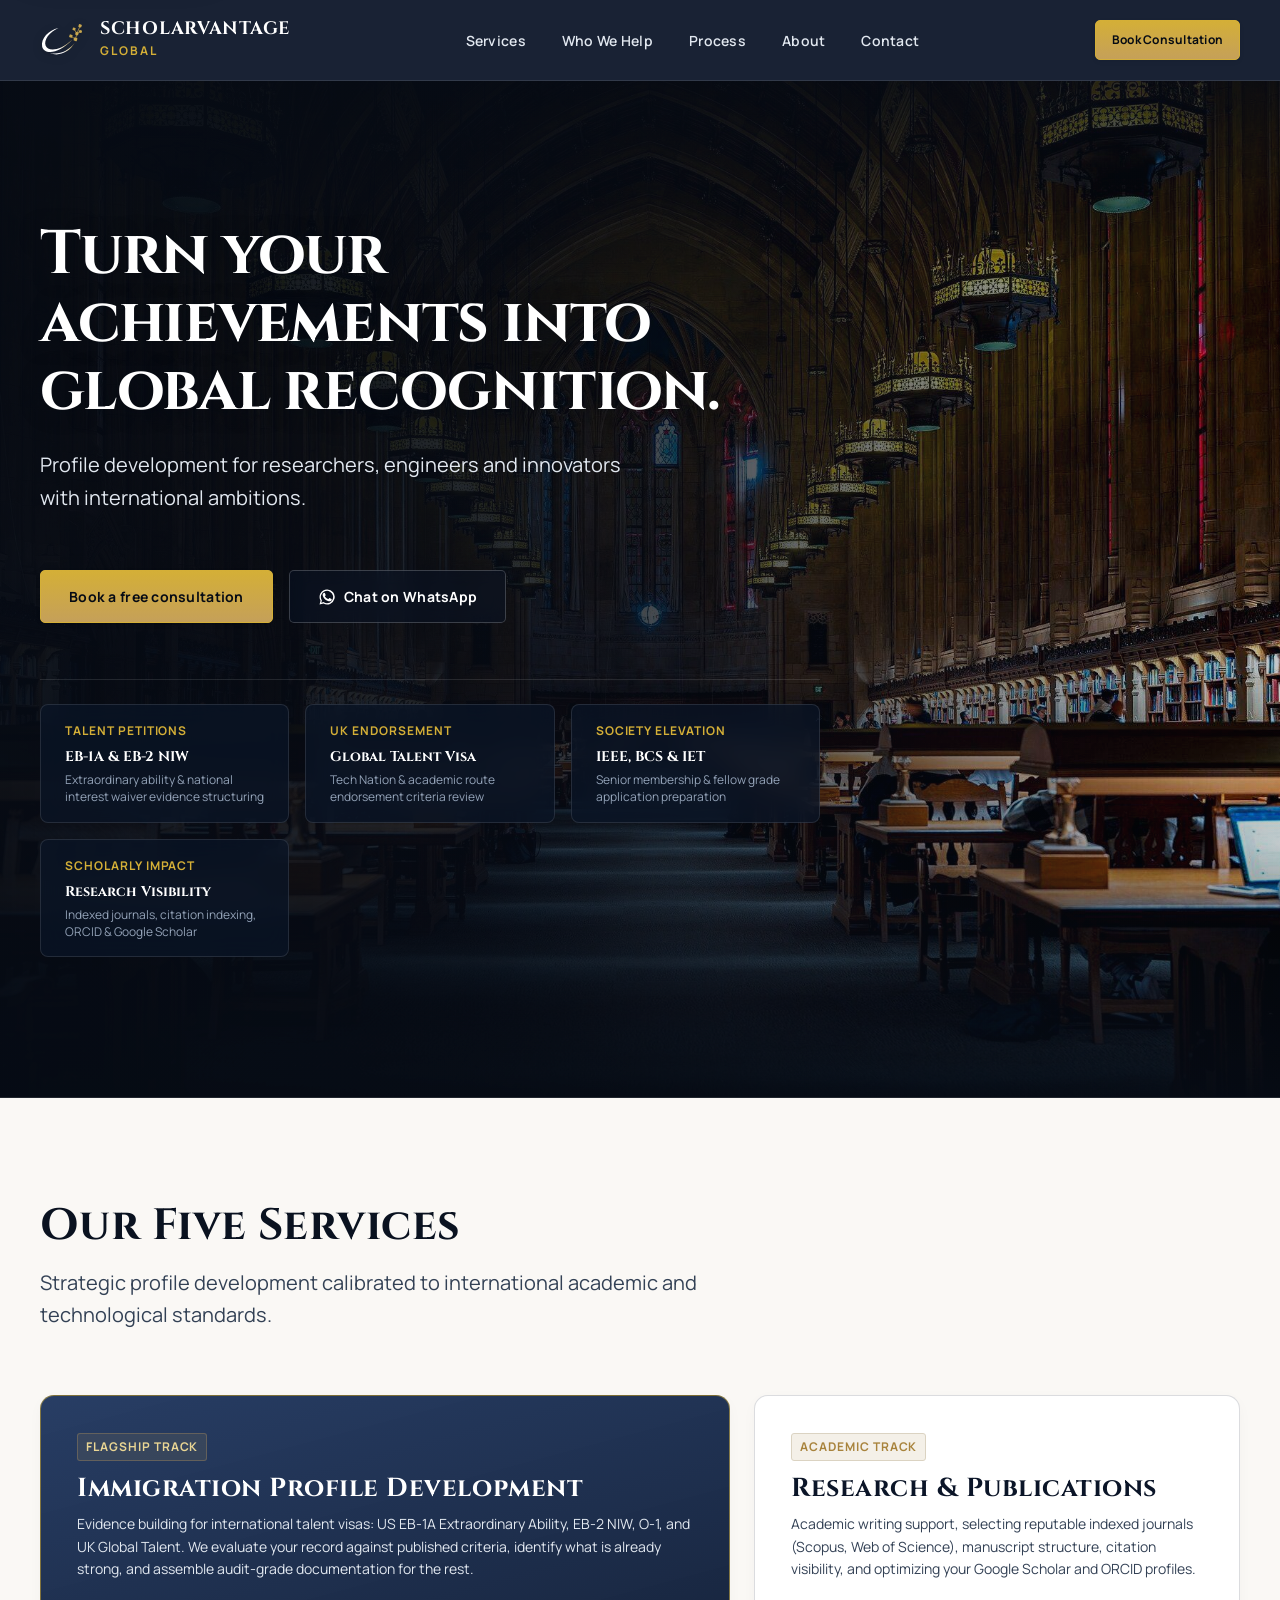
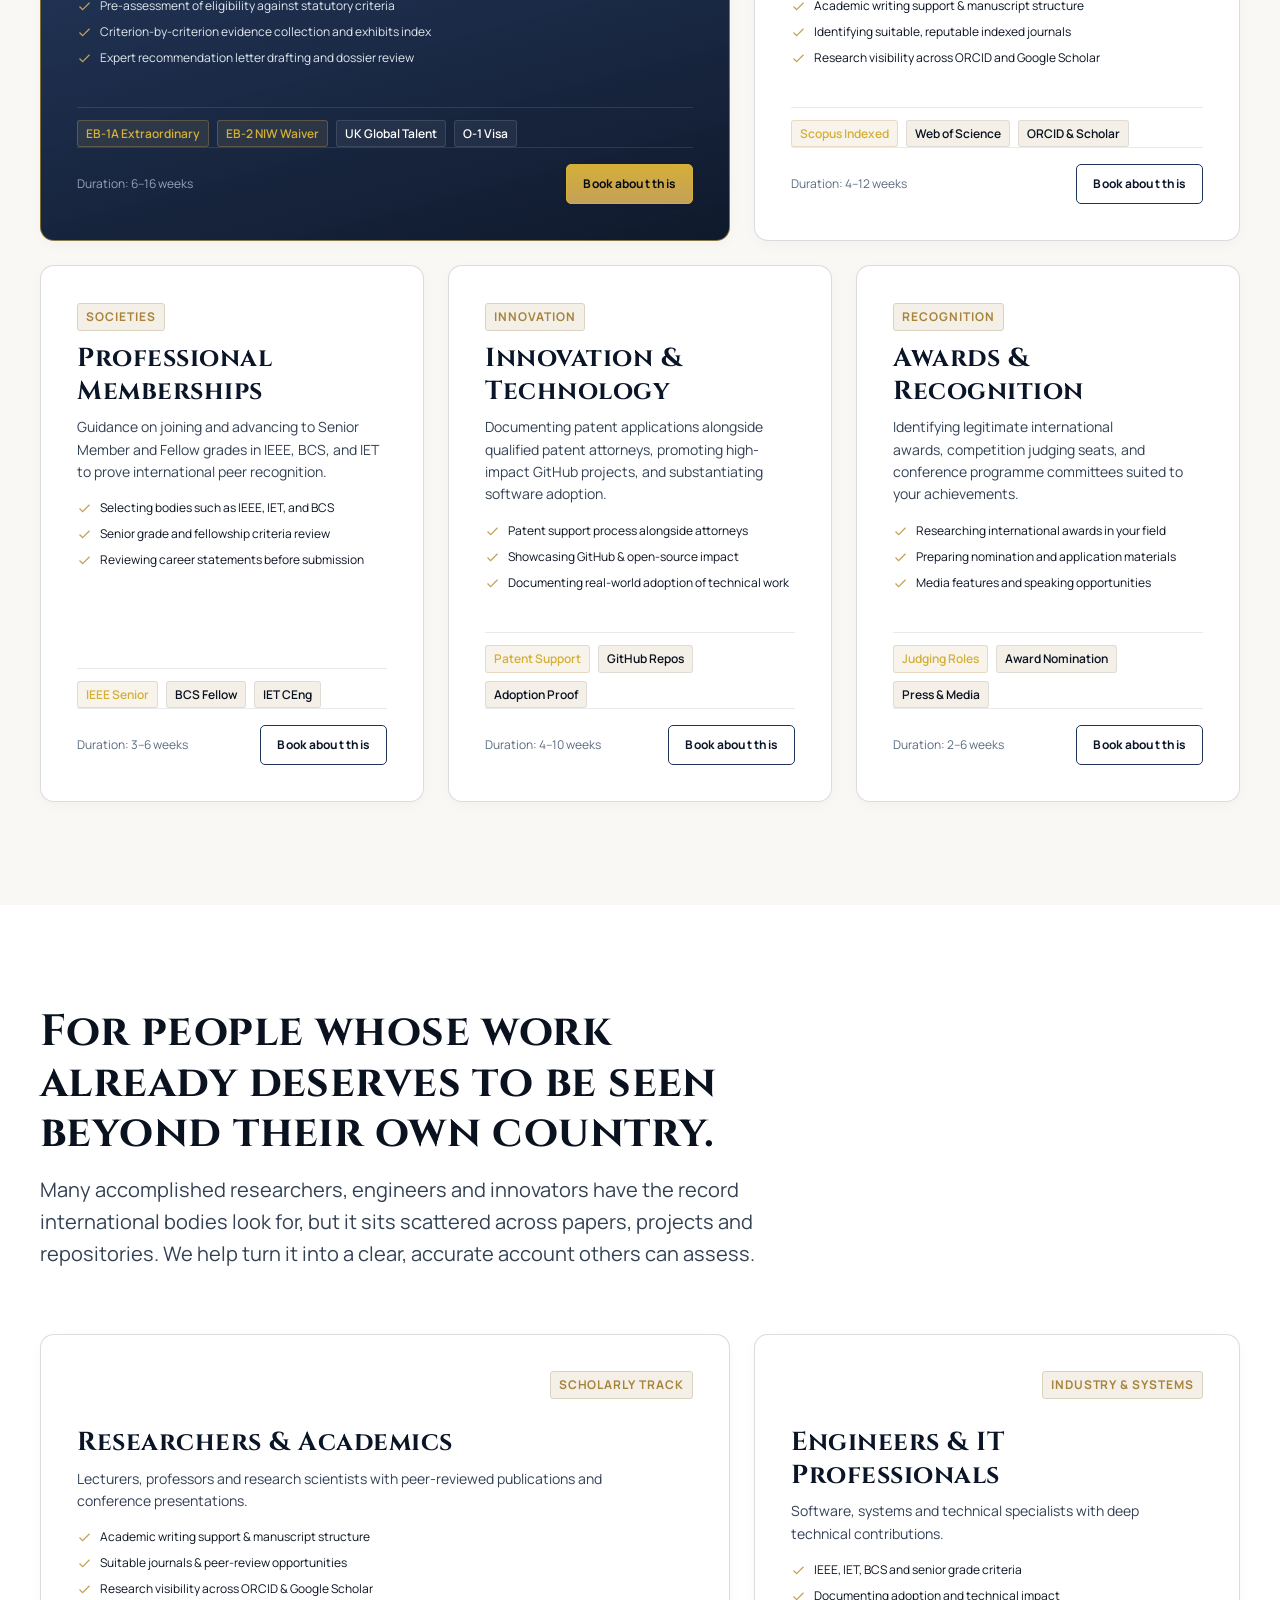
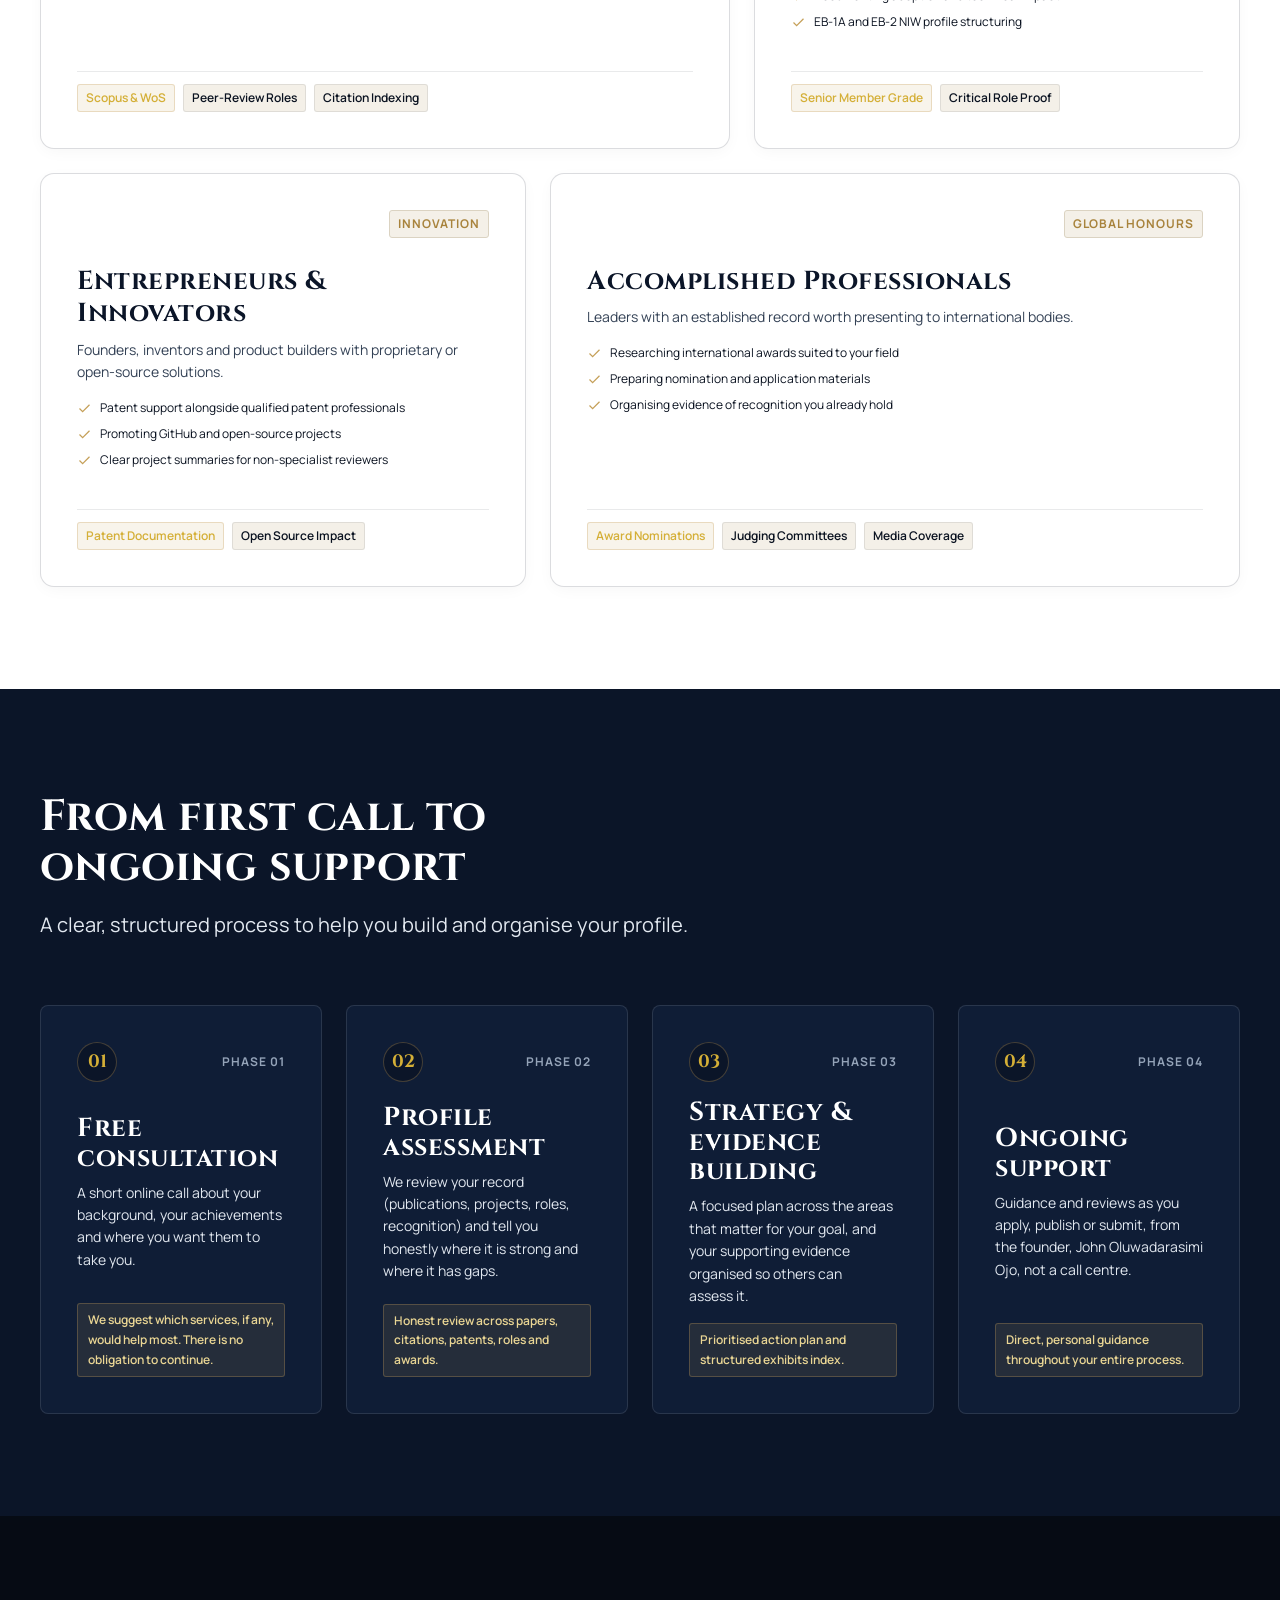
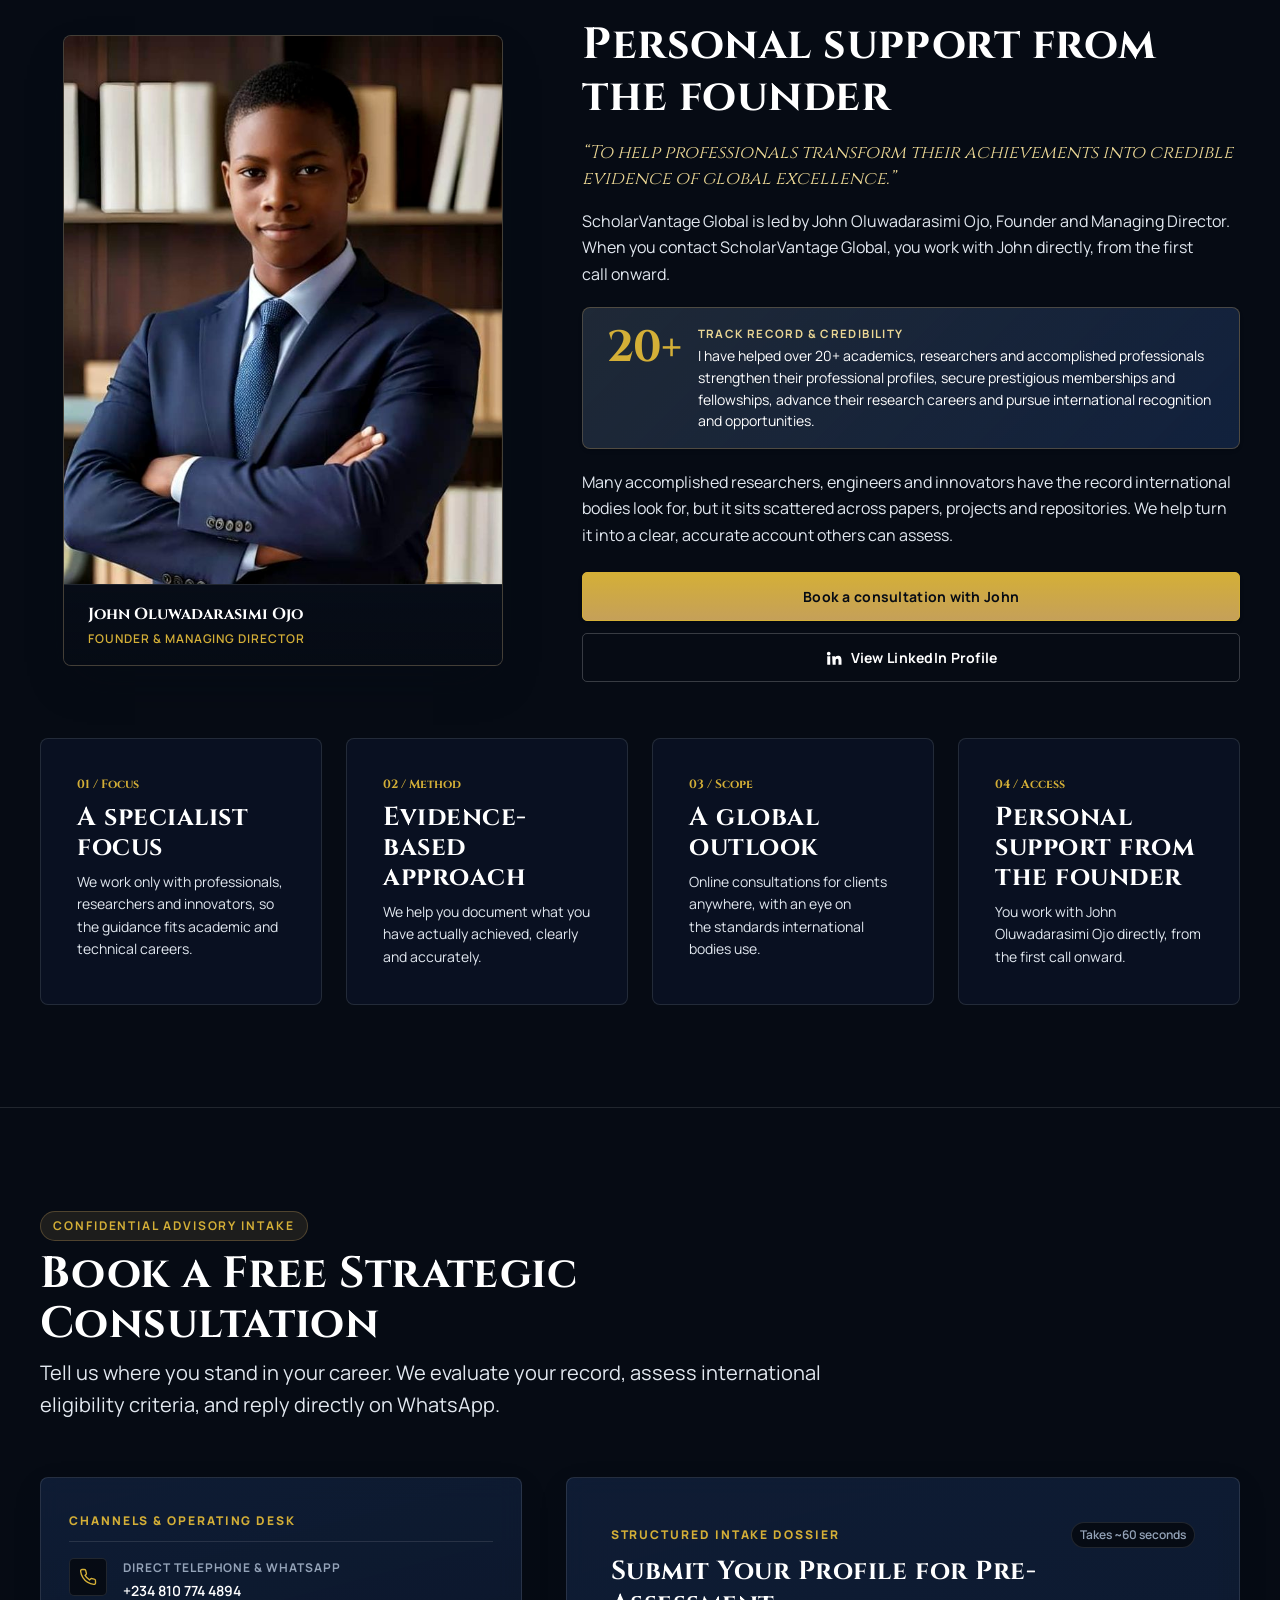
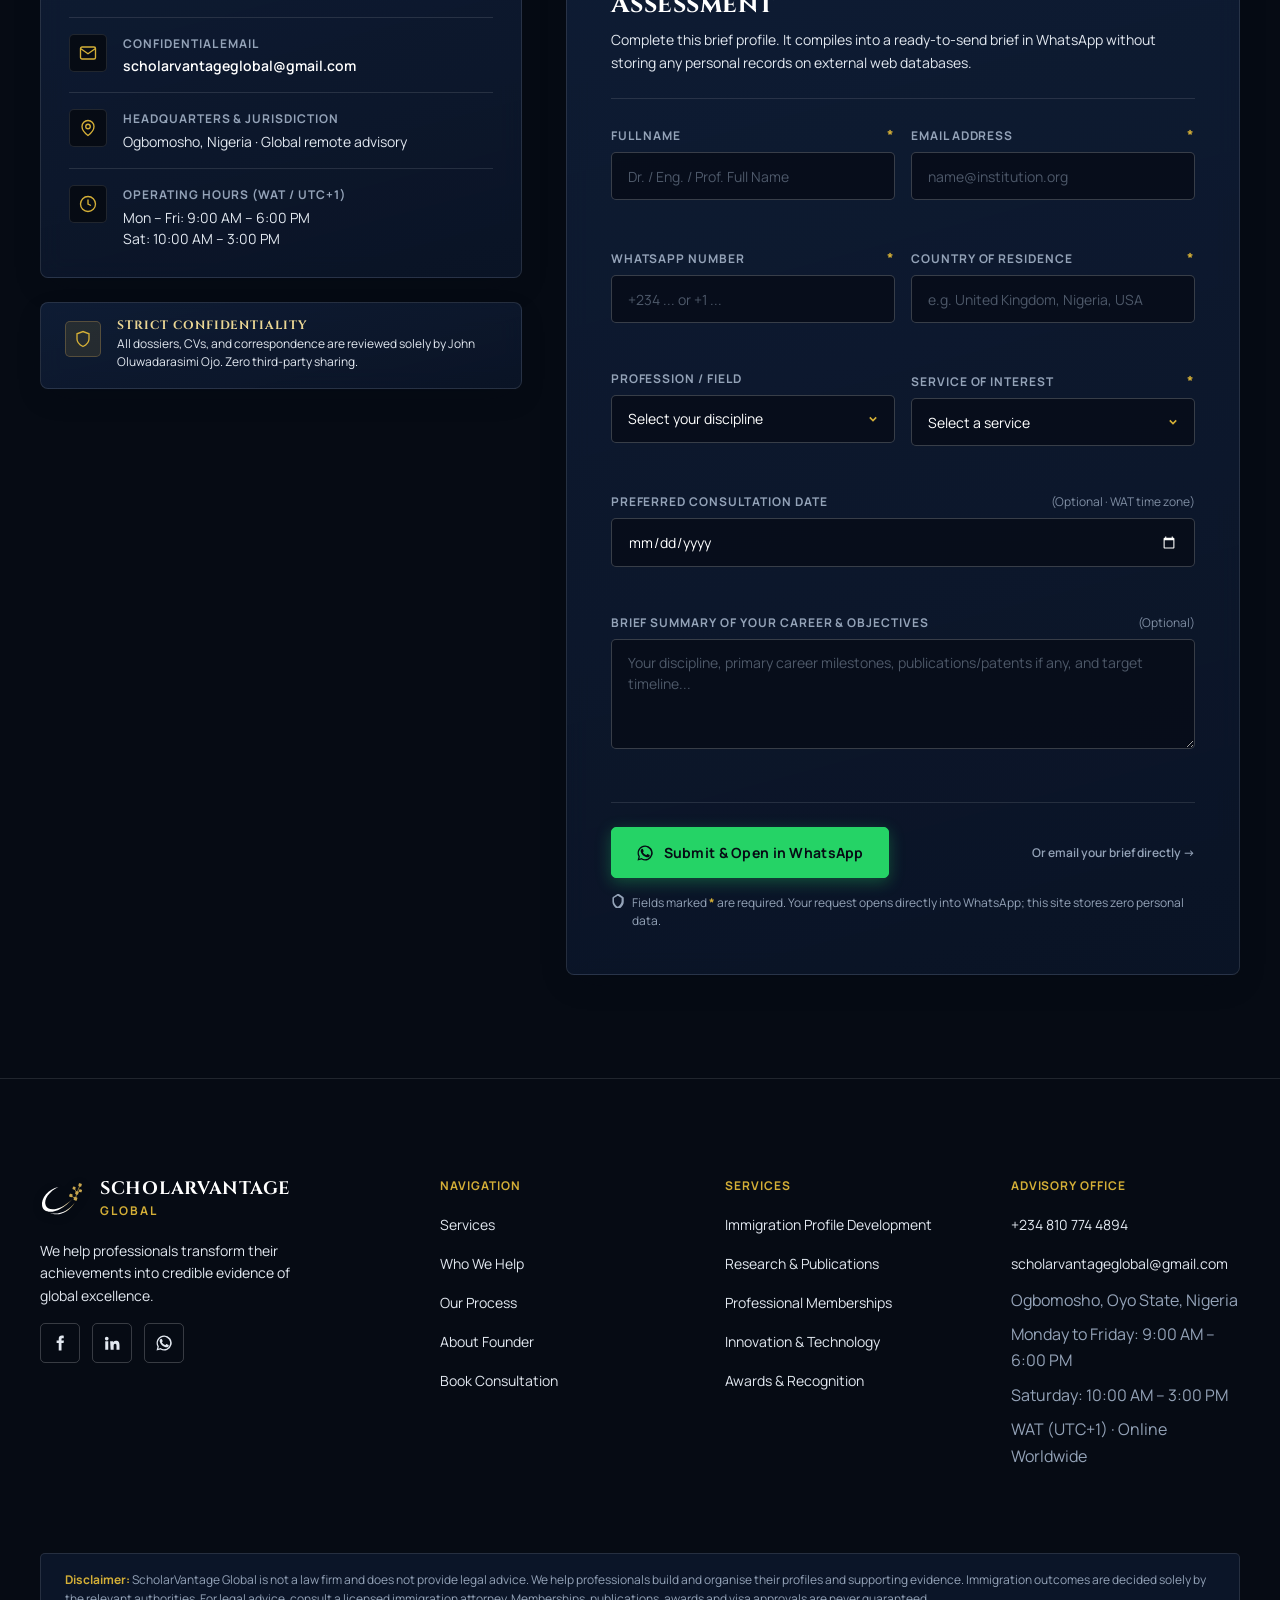
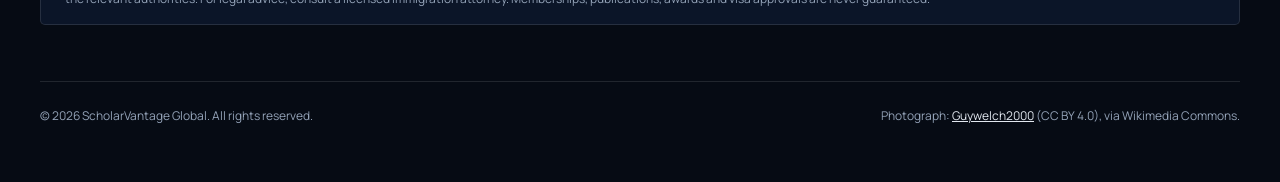
<file: index.html>
<!DOCTYPE html>
<html lang="en">
<head>
<meta charset="utf-8">
<meta name="viewport" content="width=device-width, initial-scale=1">
<title>ScholarVantage Global | Profile Development for Global Recognition</title>
<meta name="description" content="Profile development and evidence building for researchers, engineers and innovators pursuing EB-1A, EB-2 NIW, UK Global Talent, and international society fellowships.">
<link rel="canonical" href="https://scholarvantageglobal.com/">

<!-- Open Graph / Meta -->
<meta property="og:type" content="website">
<meta property="og:site_name" content="ScholarVantage Global">
<meta property="og:title" content="ScholarVantage Global | Profile Development for Global Recognition">
<meta property="og:description" content="Turn your achievements into global recognition. Expert profile development and evidence building for international talent pathways.">
<meta property="og:image" content="images/logo-icon-light.svg">

<!-- Favicon -->
<link rel="icon" type="image/svg+xml" href="images/logo-icon-light.svg">

<!-- Typography: Cinzel (Display & Headings) + Manrope (Interface & Reading) -->
<link rel="preconnect" href="https://fonts.googleapis.com">
<link rel="preconnect" href="https://fonts.gstatic.com" crossorigin>
<link href="https://fonts.googleapis.com/css2?family=Cinzel:wght@600;700;800&family=Manrope:wght@400;500;600;700;800&display=swap" rel="stylesheet">

<!-- Core Architectural Stylesheets -->
<link rel="stylesheet" href="css/tokens.css">
<link rel="stylesheet" href="css/base.css">
<link rel="stylesheet" href="css/style.css">

<!-- Structured Schema -->
<script type="application/ld+json">
{
  "@context": "https://schema.org",
  "@type": "ProfessionalService",
  "name": "ScholarVantage Global",
  "description": "Profile development for researchers, engineers and innovators seeking international recognition, talent visas and society fellowships.",
  "url": "https://scholarvantageglobal.com",
  "founder": {
    "@type": "Person",
    "name": "John Oluwadarasimi Ojo",
    "jobTitle": "Founder & Managing Director"
  },
  "address": {
    "@type": "PostalAddress",
    "addressLocality": "Ogbomosho",
    "addressRegion": "Oyo State",
    "addressCountry": "NG"
  },
  "telephone": "+2348107744894",
  "email": "scholarvantageglobal@gmail.com",
  "sameAs": [
    "https://www.linkedin.com/in/john-dara-8858903b8",
    "https://www.facebook.com/profile.php?id=61595849594038"
  ]
}
</script>
</head>
<body>
<a class="skip-link" href="#main">Skip to main content</a>

<!-- Executive Masthead -->
<header class="masthead">
  <div class="container masthead__container">
    <a class="brand-mark" href="index.html" aria-label="ScholarVantage Global Home">
      <img class="brand-mark__crest" src="images/logo-icon-light.svg" alt="" width="44" height="34">
      <span class="brand-mark__text">
        <span class="brand-mark__name">SCHOLARVANTAGE</span>
        <span class="brand-mark__descriptor">GLOBAL</span>
      </span>
    </a>

    <button class="menu-toggle" type="button" aria-expanded="false" aria-controls="site-nav">
      <svg viewBox="0 0 24 24" width="20" height="20" fill="none" stroke="currentColor" stroke-width="2" aria-hidden="true"><path d="M4 6h16M4 12h16M4 18h16"/></svg>
      <span>Menu</span>
    </button>

    <nav class="site-nav" id="site-nav" aria-label="Main Navigation">
      <ul class="nav-menu">
        <li><a href="#services">Services</a></li>
        <li><a href="#audience">Who We Help</a></li>
        <li><a href="#process">Process</a></li>
        <li><a href="#about">About</a></li>
        <li><a href="#contact">Contact</a></li>
      </ul>
      <div class="mobile-drawer-cta">
        <a class="btn btn-gold btn-sm" href="#contact">Book Free Consultation</a>
      </div>
    </nav>

    <div class="masthead__actions">
      <a class="btn btn-gold btn-sm btn-consultation" href="#contact">
        <span class="btn-full-label">Book Consultation</span>
        <span class="btn-short-label">Book</span>
      </a>
    </div>
  </div>
</header>

<main id="main">

  <!-- =========================================================================
       Hero Viewport: Full-Width Photo Backdrop + Hero Bento Grid
       ========================================================================= -->
  <section class="hero-registry" id="hero" aria-labelledby="hero-title">
    <div class="hero-registry__backdrop" aria-hidden="true">
      <img src="images/photo-reading-room.jpg" srcset="images/photo-reading-room-1100.jpg 1100w, images/photo-reading-room.jpg 1920w" sizes="100vw" width="1920" height="1440" alt="Suzzallo Library Reading Room" fetchpriority="high">
      <div class="hero-registry__scrim"></div>
    </div>
    <div class="container hero-registry__content-wrap">
      <div class="hero-registry__content">
        <h1 id="hero-title">Turn your achievements into global recognition.</h1>
        <p class="hero-registry__lead">
          Profile development for researchers, engineers and innovators with international ambitions.
        </p>

        <div class="hero-registry__actions">
          <a class="btn btn-gold" href="#contact">Book a free consultation</a>
          <a class="btn btn-outline-light" href="https://wa.me/2348107744894?text=Hello%20ScholarVantage%20Global%2C%20I%27d%20like%20to%20book%20a%20consultation." target="_blank" rel="noopener">
            <svg viewBox="0 0 24 24" width="18" height="18" fill="currentColor" aria-hidden="true"><path d="M17.5 14.4c-.3-.1-1.8-.9-2-1s-.5-.1-.7.1c-.2.3-.8 1-.9 1.2-.2.2-.3.2-.6.1a8.2 8.2 0 0 1-4-3.5c-.3-.5.3-.5.9-1.6.1-.2 0-.4 0-.5l-.9-2.2c-.2-.6-.5-.5-.7-.5h-.6c-.2 0-.5.1-.8.4-.3.3-1 1-1 2.5s1.1 2.9 1.2 3.1c.2.2 2.1 3.2 5.1 4.5 1.9.8 2.6.9 3.6.7.6-.1 1.8-.7 2-1.4.3-.7.3-1.3.2-1.4l-.8-.5Z"/><path d="M12 2a10 10 0 0 0-8.6 15l-1.4 5 5.2-1.4A10 10 0 1 0 12 2Zm0 18.2a8.2 8.2 0 0 1-4.2-1.2l-.3-.2-3.1.8.8-3-.2-.3A8.2 8.2 0 1 1 12 20.2Z"/></svg> Chat on WhatsApp
          </a>
        </div>

        <!-- Hero Bento Matrix -->
        <div class="hero-bento-matrix">
          <div class="hero-bento-tile">
            <div class="hero-bento-tile__badge">Talent Petitions</div>
            <div class="hero-bento-tile__title">EB-1A &amp; EB-2 NIW</div>
            <div class="hero-bento-tile__desc">Extraordinary ability &amp; national interest waiver evidence structuring</div>
          </div>
          <div class="hero-bento-tile">
            <div class="hero-bento-tile__badge">UK Endorsement</div>
            <div class="hero-bento-tile__title">Global Talent Visa</div>
            <div class="hero-bento-tile__desc">Tech Nation &amp; academic route endorsement criteria review</div>
          </div>
          <div class="hero-bento-tile">
            <div class="hero-bento-tile__badge">Society Elevation</div>
            <div class="hero-bento-tile__title">IEEE, BCS &amp; IET</div>
            <div class="hero-bento-tile__desc">Senior membership &amp; fellow grade application preparation</div>
          </div>
          <div class="hero-bento-tile">
            <div class="hero-bento-tile__badge">Scholarly Impact</div>
            <div class="hero-bento-tile__title">Research Visibility</div>
            <div class="hero-bento-tile__desc">Indexed journals, citation indexing, ORCID &amp; Google Scholar</div>
          </div>
        </div>
      </div>
    </div>
  </section>

  <!-- =========================================================================
       Our Five Services — Flagship Bento Showcase
       ========================================================================= -->
  <section class="section-vellum section-pad" id="services" aria-labelledby="services-title">
    <div class="container">
      <div class="section-header">
        <h2 id="services-title">Our Five Services</h2>
        <p>Strategic profile development calibrated to international academic and technological standards.</p>
      </div>

      <div class="bento-grid bento-grid--12 services-bento">
        <!-- Service 5 (Flagship Bento - Span 7 cols) -->
        <article class="bento-card bento-card--flagship bento-col-7">
          <div>
            <span class="bento-card__badge">Flagship Track</span>
            <h3>Immigration Profile Development</h3>
            <p class="bento-card__desc">
              Evidence building for international talent visas: US EB-1A Extraordinary Ability, EB-2 NIW, O-1, and UK Global Talent. We evaluate your record against published criteria, identify what is already strong, and assemble audit-grade documentation for the rest.
            </p>
            <ul class="bento-card__features">
              <li><svg viewBox="0 0 24 24" fill="none" stroke="currentColor" stroke-width="2" aria-hidden="true"><polyline points="20 6 9 17 4 12"/></svg> Pre-assessment of eligibility against statutory criteria</li>
              <li><svg viewBox="0 0 24 24" fill="none" stroke="currentColor" stroke-width="2" aria-hidden="true"><polyline points="20 6 9 17 4 12"/></svg> Criterion-by-criterion evidence collection and exhibits index</li>
              <li><svg viewBox="0 0 24 24" fill="none" stroke="currentColor" stroke-width="2" aria-hidden="true"><polyline points="20 6 9 17 4 12"/></svg> Expert recommendation letter drafting and dossier review</li>
            </ul>
          </div>
          <div>
            <div class="bento-chips">
              <span class="bento-chip bento-chip--gold">EB-1A Extraordinary</span>
              <span class="bento-chip bento-chip--gold">EB-2 NIW Waiver</span>
              <span class="bento-chip">UK Global Talent</span>
              <span class="bento-chip">O-1 Visa</span>
            </div>
            <div class="bento-card__actions">
              <span style="font-size: var(--text-xs); color: var(--color-light-muted);">Duration: 6–16 weeks</span>
              <a class="btn btn-gold btn-sm" href="#contact" data-book-service="immigration">Book about this</a>
            </div>
          </div>
        </article>

        <!-- Service 2: Research & Publications (Span 5 cols) -->
        <article class="bento-card bento-col-5">
          <div>
            <span class="bento-card__badge">Academic Track</span>
            <h3>Research &amp; Publications</h3>
            <p class="bento-card__desc">
              Academic writing support, selecting reputable indexed journals (Scopus, Web of Science), manuscript structure, citation visibility, and optimizing your Google Scholar and ORCID profiles.
            </p>
            <ul class="bento-card__features">
              <li><svg viewBox="0 0 24 24" fill="none" stroke="currentColor" stroke-width="2" aria-hidden="true"><polyline points="20 6 9 17 4 12"/></svg> Academic writing support &amp; manuscript structure</li>
              <li><svg viewBox="0 0 24 24" fill="none" stroke="currentColor" stroke-width="2" aria-hidden="true"><polyline points="20 6 9 17 4 12"/></svg> Identifying suitable, reputable indexed journals</li>
              <li><svg viewBox="0 0 24 24" fill="none" stroke="currentColor" stroke-width="2" aria-hidden="true"><polyline points="20 6 9 17 4 12"/></svg> Research visibility across ORCID and Google Scholar</li>
            </ul>
          </div>
          <div>
            <div class="bento-chips">
              <span class="bento-chip bento-chip--gold">Scopus Indexed</span>
              <span class="bento-chip">Web of Science</span>
              <span class="bento-chip">ORCID &amp; Scholar</span>
            </div>
            <div class="bento-card__actions">
              <span style="font-size: var(--text-xs); color: var(--color-ink-muted);">Duration: 4–12 weeks</span>
              <a class="btn btn-outline-navy btn-sm" href="#contact" data-book-service="research">Book about this</a>
            </div>
          </div>
        </article>

        <!-- Service 1: Professional Memberships (Span 4 cols) -->
        <article class="bento-card bento-col-4">
          <div>
            <span class="bento-card__badge">Societies</span>
            <h3>Professional Memberships</h3>
            <p class="bento-card__desc">
              Guidance on joining and advancing to Senior Member and Fellow grades in IEEE, BCS, and IET to prove international peer recognition.
            </p>
            <ul class="bento-card__features">
              <li><svg viewBox="0 0 24 24" fill="none" stroke="currentColor" stroke-width="2" aria-hidden="true"><polyline points="20 6 9 17 4 12"/></svg> Selecting bodies such as IEEE, IET, and BCS</li>
              <li><svg viewBox="0 0 24 24" fill="none" stroke="currentColor" stroke-width="2" aria-hidden="true"><polyline points="20 6 9 17 4 12"/></svg> Senior grade and fellowship criteria review</li>
              <li><svg viewBox="0 0 24 24" fill="none" stroke="currentColor" stroke-width="2" aria-hidden="true"><polyline points="20 6 9 17 4 12"/></svg> Reviewing career statements before submission</li>
            </ul>
          </div>
          <div>
            <div class="bento-chips">
              <span class="bento-chip bento-chip--gold">IEEE Senior</span>
              <span class="bento-chip">BCS Fellow</span>
              <span class="bento-chip">IET CEng</span>
            </div>
            <div class="bento-card__actions">
              <span style="font-size: var(--text-xs); color: var(--color-ink-muted);">Duration: 3–6 weeks</span>
              <a class="btn btn-outline-navy btn-sm" href="#contact" data-book-service="memberships">Book about this</a>
            </div>
          </div>
        </article>

        <!-- Service 4: Innovation & Technology (Span 4 cols) -->
        <article class="bento-card bento-col-4">
          <div>
            <span class="bento-card__badge">Innovation</span>
            <h3>Innovation &amp; Technology</h3>
            <p class="bento-card__desc">
              Documenting patent applications alongside qualified patent attorneys, promoting high-impact GitHub projects, and substantiating software adoption.
            </p>
            <ul class="bento-card__features">
              <li><svg viewBox="0 0 24 24" fill="none" stroke="currentColor" stroke-width="2" aria-hidden="true"><polyline points="20 6 9 17 4 12"/></svg> Patent support process alongside attorneys</li>
              <li><svg viewBox="0 0 24 24" fill="none" stroke="currentColor" stroke-width="2" aria-hidden="true"><polyline points="20 6 9 17 4 12"/></svg> Showcasing GitHub &amp; open-source impact</li>
              <li><svg viewBox="0 0 24 24" fill="none" stroke="currentColor" stroke-width="2" aria-hidden="true"><polyline points="20 6 9 17 4 12"/></svg> Documenting real-world adoption of technical work</li>
            </ul>
          </div>
          <div>
            <div class="bento-chips">
              <span class="bento-chip bento-chip--gold">Patent Support</span>
              <span class="bento-chip">GitHub Repos</span>
              <span class="bento-chip">Adoption Proof</span>
            </div>
            <div class="bento-card__actions">
              <span style="font-size: var(--text-xs); color: var(--color-ink-muted);">Duration: 4–10 weeks</span>
              <a class="btn btn-outline-navy btn-sm" href="#contact" data-book-service="innovation">Book about this</a>
            </div>
          </div>
        </article>

        <!-- Service 3: Awards & Recognition (Span 4 cols) -->
        <article class="bento-card bento-col-4">
          <div>
            <span class="bento-card__badge">Recognition</span>
            <h3>Awards &amp; Recognition</h3>
            <p class="bento-card__desc">
              Identifying legitimate international awards, competition judging seats, and conference programme committees suited to your achievements.
            </p>
            <ul class="bento-card__features">
              <li><svg viewBox="0 0 24 24" fill="none" stroke="currentColor" stroke-width="2" aria-hidden="true"><polyline points="20 6 9 17 4 12"/></svg> Researching international awards in your field</li>
              <li><svg viewBox="0 0 24 24" fill="none" stroke="currentColor" stroke-width="2" aria-hidden="true"><polyline points="20 6 9 17 4 12"/></svg> Preparing nomination and application materials</li>
              <li><svg viewBox="0 0 24 24" fill="none" stroke="currentColor" stroke-width="2" aria-hidden="true"><polyline points="20 6 9 17 4 12"/></svg> Media features and speaking opportunities</li>
            </ul>
          </div>
          <div>
            <div class="bento-chips">
              <span class="bento-chip bento-chip--gold">Judging Roles</span>
              <span class="bento-chip">Award Nomination</span>
              <span class="bento-chip">Press &amp; Media</span>
            </div>
            <div class="bento-card__actions">
              <span style="font-size: var(--text-xs); color: var(--color-ink-muted);">Duration: 2–6 weeks</span>
              <a class="btn btn-outline-navy btn-sm" href="#contact" data-book-service="awards">Book about this</a>
            </div>
          </div>
        </article>
      </div>
    </div>
  </section>

  <!-- =========================================================================
       Audience Cohorts (Who We Help) — Bento Grid
       ========================================================================= -->
  <section class="section-surface section-pad" id="audience" aria-labelledby="audience-title">
    <div class="container">
      <div class="section-header">
        <h2 id="audience-title">For people whose work already deserves to be seen beyond their own country.</h2>
        <p>Many accomplished researchers, engineers and innovators have the record international bodies look for, but it sits scattered across papers, projects and repositories. We help turn it into a clear, accurate account others can assess.</p>
      </div>

      <div class="bento-grid bento-grid--12 audience-bento">
        <!-- Bento 1: Researchers & Academics (Span 7) -->
        <article class="bento-card bento-col-7 audience-bento__card">
          <div>
            <div class="audience-bento__top">
              <div class="cohort-card__icon">
                <svg viewBox="0 0 24 24" fill="none" stroke="currentColor" stroke-width="1.75" aria-hidden="true"><path d="M12 14l9-5-9-5-9 5 9 5z"/><path d="M12 14l6.16-3.422a12.083 12.083 0 01.665 6.479A11.952 11.952 0 0012 20.055a11.952 11.952 0 00-6.824-2.998 12.078 12.078 0 01.665-6.479L12 14z"/></svg>
              </div>
              <span class="bento-card__badge">Scholarly Track</span>
            </div>
            <h3>Researchers &amp; Academics</h3>
            <p class="bento-card__desc">Lecturers, professors and research scientists with peer-reviewed publications and conference presentations.</p>
            <ul class="bento-card__features">
              <li><svg viewBox="0 0 24 24" fill="none" stroke="currentColor" stroke-width="2" aria-hidden="true"><polyline points="20 6 9 17 4 12"/></svg> Academic writing support &amp; manuscript structure</li>
              <li><svg viewBox="0 0 24 24" fill="none" stroke="currentColor" stroke-width="2" aria-hidden="true"><polyline points="20 6 9 17 4 12"/></svg> Suitable journals &amp; peer-review opportunities</li>
              <li><svg viewBox="0 0 24 24" fill="none" stroke="currentColor" stroke-width="2" aria-hidden="true"><polyline points="20 6 9 17 4 12"/></svg> Research visibility across ORCID &amp; Google Scholar</li>
            </ul>
          </div>
          <div class="bento-chips">
            <span class="bento-chip bento-chip--gold">Scopus &amp; WoS</span>
            <span class="bento-chip">Peer-Review Roles</span>
            <span class="bento-chip">Citation Indexing</span>
          </div>
        </article>

        <!-- Bento 2: Engineers & IT Professionals (Span 5) -->
        <article class="bento-card bento-col-5 audience-bento__card">
          <div>
            <div class="audience-bento__top">
              <div class="cohort-card__icon">
                <svg viewBox="0 0 24 24" fill="none" stroke="currentColor" stroke-width="1.75" aria-hidden="true"><rect x="2" y="3" width="20" height="14" rx="2" ry="2"/><line x1="8" y1="21" x2="16" y2="21"/><line x1="12" y1="17" x2="12" y2="21"/></svg>
              </div>
              <span class="bento-card__badge">Industry &amp; Systems</span>
            </div>
            <h3>Engineers &amp; IT Professionals</h3>
            <p class="bento-card__desc">Software, systems and technical specialists with deep technical contributions.</p>
            <ul class="bento-card__features">
              <li><svg viewBox="0 0 24 24" fill="none" stroke="currentColor" stroke-width="2" aria-hidden="true"><polyline points="20 6 9 17 4 12"/></svg> IEEE, IET, BCS and senior grade criteria</li>
              <li><svg viewBox="0 0 24 24" fill="none" stroke="currentColor" stroke-width="2" aria-hidden="true"><polyline points="20 6 9 17 4 12"/></svg> Documenting adoption and technical impact</li>
              <li><svg viewBox="0 0 24 24" fill="none" stroke="currentColor" stroke-width="2" aria-hidden="true"><polyline points="20 6 9 17 4 12"/></svg> EB-1A and EB-2 NIW profile structuring</li>
            </ul>
          </div>
          <div class="bento-chips">
            <span class="bento-chip bento-chip--gold">Senior Member Grade</span>
            <span class="bento-chip">Critical Role Proof</span>
          </div>
        </article>

        <!-- Bento 3: Entrepreneurs & Innovators (Span 5) -->
        <article class="bento-card bento-col-5 audience-bento__card">
          <div>
            <div class="audience-bento__top">
              <div class="cohort-card__icon">
                <svg viewBox="0 0 24 24" fill="none" stroke="currentColor" stroke-width="1.75" aria-hidden="true"><path d="M12 2v4M12 18v4M4.93 4.93l2.83 2.83M16.24 16.24l2.83 2.83M2 12h4M18 12h4M4.93 19.07l2.83-2.83M16.24 7.76l2.83-2.83"/></svg>
              </div>
              <span class="bento-card__badge">Innovation</span>
            </div>
            <h3>Entrepreneurs &amp; Innovators</h3>
            <p class="bento-card__desc">Founders, inventors and product builders with proprietary or open-source solutions.</p>
            <ul class="bento-card__features">
              <li><svg viewBox="0 0 24 24" fill="none" stroke="currentColor" stroke-width="2" aria-hidden="true"><polyline points="20 6 9 17 4 12"/></svg> Patent support alongside qualified patent professionals</li>
              <li><svg viewBox="0 0 24 24" fill="none" stroke="currentColor" stroke-width="2" aria-hidden="true"><polyline points="20 6 9 17 4 12"/></svg> Promoting GitHub and open-source projects</li>
              <li><svg viewBox="0 0 24 24" fill="none" stroke="currentColor" stroke-width="2" aria-hidden="true"><polyline points="20 6 9 17 4 12"/></svg> Clear project summaries for non-specialist reviewers</li>
            </ul>
          </div>
          <div class="bento-chips">
            <span class="bento-chip bento-chip--gold">Patent Documentation</span>
            <span class="bento-chip">Open Source Impact</span>
          </div>
        </article>

        <!-- Bento 4: Accomplished Professionals (Span 7) -->
        <article class="bento-card bento-col-7 audience-bento__card">
          <div>
            <div class="audience-bento__top">
              <div class="cohort-card__icon">
                <svg viewBox="0 0 24 24" fill="none" stroke="currentColor" stroke-width="1.75" aria-hidden="true"><circle cx="12" cy="8" r="7"/><polyline points="8.21 13.89 7 23 12 20 17 23 15.79 13.88"/></svg>
              </div>
              <span class="bento-card__badge">Global Honours</span>
            </div>
            <h3>Accomplished Professionals</h3>
            <p class="bento-card__desc">Leaders with an established record worth presenting to international bodies.</p>
            <ul class="bento-card__features">
              <li><svg viewBox="0 0 24 24" fill="none" stroke="currentColor" stroke-width="2" aria-hidden="true"><polyline points="20 6 9 17 4 12"/></svg> Researching international awards suited to your field</li>
              <li><svg viewBox="0 0 24 24" fill="none" stroke="currentColor" stroke-width="2" aria-hidden="true"><polyline points="20 6 9 17 4 12"/></svg> Preparing nomination and application materials</li>
              <li><svg viewBox="0 0 24 24" fill="none" stroke="currentColor" stroke-width="2" aria-hidden="true"><polyline points="20 6 9 17 4 12"/></svg> Organising evidence of recognition you already hold</li>
            </ul>
          </div>
          <div class="bento-chips">
            <span class="bento-chip bento-chip--gold">Award Nominations</span>
            <span class="bento-chip">Judging Committees</span>
            <span class="bento-chip">Media Coverage</span>
          </div>
        </article>
      </div>
    </div>
  </section>

  <!-- =========================================================================
       Advisory Journey (From first call to ongoing support) — Bento Grid
       ========================================================================= -->
  <section class="section-dark section-pad" id="process" aria-labelledby="process-title">
    <div class="container">
      <div class="section-header">
        <h2 id="process-title">From first call to ongoing support</h2>
        <p>A clear, structured process to help you build and organise your profile.</p>
      </div>

      <div class="bento-workflow-grid">
        <div class="bento-step-card">
          <div class="bento-step-card__header">
            <div class="bento-step-card__num">01</div>
            <span class="bento-step-card__phase">Phase 01</span>
          </div>
          <div>
            <h3>Free consultation</h3>
            <p>A short online call about your background, your achievements and where you want them to take you.</p>
          </div>
          <div class="bento-step-card__deliverable">We suggest which services, if any, would help most. There is no obligation to continue.</div>
        </div>

        <div class="bento-step-card">
          <div class="bento-step-card__header">
            <div class="bento-step-card__num">02</div>
            <span class="bento-step-card__phase">Phase 02</span>
          </div>
          <div>
            <h3>Profile assessment</h3>
            <p>We review your record (publications, projects, roles, recognition) and tell you honestly where it is strong and where it has gaps.</p>
          </div>
          <div class="bento-step-card__deliverable">Honest review across papers, citations, patents, roles and awards.</div>
        </div>

        <div class="bento-step-card">
          <div class="bento-step-card__header">
            <div class="bento-step-card__num">03</div>
            <span class="bento-step-card__phase">Phase 03</span>
          </div>
          <div>
            <h3>Strategy &amp; evidence building</h3>
            <p>A focused plan across the areas that matter for your goal, and your supporting evidence organised so others can assess it.</p>
          </div>
          <div class="bento-step-card__deliverable">Prioritised action plan and structured exhibits index.</div>
        </div>

        <div class="bento-step-card">
          <div class="bento-step-card__header">
            <div class="bento-step-card__num">04</div>
            <span class="bento-step-card__phase">Phase 04</span>
          </div>
          <div>
            <h3>Ongoing support</h3>
            <p>Guidance and reviews as you apply, publish or submit, from the founder, John Oluwadarasimi Ojo, not a call centre.</p>
          </div>
          <div class="bento-step-card__deliverable">Direct, personal guidance throughout your entire process.</div>
        </div>
      </div>
    </div>
  </section>

  <!-- =========================================================================
       Founder Authority & Differentiators — Bento Grid
       ========================================================================= -->
  <section class="section-deep section-pad" id="about" aria-labelledby="about-title">
    <div class="container">
      <div class="bento-authority-top">
        <div class="founder-frame">
          <img src="images/founder.jpg" width="640" height="791" alt="John Oluwadarasimi Ojo, Founder and Managing Director of ScholarVantage Global" loading="lazy">
          <div class="founder-frame__caption">
            <div class="founder-frame__name">John Oluwadarasimi Ojo</div>
            <div class="founder-frame__role">Founder &amp; Managing Director</div>
          </div>
        </div>

        <div class="founder-bio">
          <h2 id="about-title">Personal support from the founder</h2>
          <blockquote class="founder-quote">
            “To help professionals transform their achievements into credible evidence of global excellence.”
          </blockquote>
          <p>
            ScholarVantage Global is led by John Oluwadarasimi Ojo, Founder and Managing Director. When you contact ScholarVantage Global, you work with John directly, from the first call onward.
          </p>

          <div class="founder-credibility">
            <div class="founder-credibility__stat" aria-hidden="true">20+</div>
            <div class="founder-credibility__body">
              <span class="founder-credibility__label">Track Record &amp; Credibility</span>
              <p class="founder-credibility__text">
                I have helped over 20+ academics, researchers and accomplished professionals strengthen their professional profiles, secure prestigious memberships and fellowships, advance their research careers and pursue international recognition and opportunities.
              </p>
            </div>
          </div>

          <p>
            Many accomplished researchers, engineers and innovators have the record international bodies look for, but it sits scattered across papers, projects and repositories. We help turn it into a clear, accurate account others can assess.
          </p>

          <div class="founder-bio__actions">
            <a class="btn btn-gold" href="#contact">Book a consultation with John</a>
            <a class="btn btn-outline-light" href="https://www.linkedin.com/in/john-dara-8858903b8" target="_blank" rel="noopener">
              <svg viewBox="0 0 24 24" width="18" height="18" fill="currentColor" aria-hidden="true"><path d="M4.98 3.5a2.5 2.5 0 1 1 0 5 2.5 2.5 0 0 1 0-5ZM3 9.5h4V21H3zM9.5 9.5h3.8v1.6h.1c.5-1 1.8-2 3.8-2 4 0 4.8 2.6 4.8 6V21h-4v-5.2c0-1.3 0-2.9-1.8-2.9s-2 1.4-2 2.8V21h-4z"/></svg> View LinkedIn Profile
            </a>
          </div>
        </div>
      </div>

      <!-- 4 Differentiators Bento -->
      <div class="bento-differentiators">
        <div class="bento-diff-card">
          <div class="bento-diff-card__index">01 / Focus</div>
          <h3>A specialist focus</h3>
          <p>We work only with professionals, researchers and innovators, so the guidance fits academic and technical careers.</p>
        </div>

        <div class="bento-diff-card">
          <div class="bento-diff-card__index">02 / Method</div>
          <h3>Evidence-based approach</h3>
          <p>We help you document what you have actually achieved, clearly and accurately.</p>
        </div>

        <div class="bento-diff-card">
          <div class="bento-diff-card__index">03 / Scope</div>
          <h3>A global outlook</h3>
          <p>Online consultations for clients anywhere, with an eye on the standards international bodies use.</p>
        </div>

        <div class="bento-diff-card">
          <div class="bento-diff-card__index">04 / Access</div>
          <h3>Personal support from the founder</h3>
          <p>You work with John Oluwadarasimi Ojo directly, from the first call onward.</p>
        </div>
      </div>
    </div>
  </section>

  <!-- =========================================================================
       Booking Section (#contact) — Bento Grid Consultation Suite
       ========================================================================= -->
  <section class="section-dark section-pad booking-ledger" id="contact" aria-labelledby="contact-title">
    <div class="container">
      <div class="bento-heading-block">
        <span class="bento-card__badge-pill">CONFIDENTIAL ADVISORY INTAKE</span>
        <h2 id="contact-title">Book a Free Strategic Consultation</h2>
        <p class="bento-lead">Tell us where you stand in your career. We evaluate your record, assess international eligibility criteria, and reply directly on WhatsApp.</p>
      </div>

      <div class="bento-booking-grid">
        <!-- Left Bento Concierge Column -->
        <div class="bento-concierge-col">
          <!-- Official Channels & Operating Hours -->
          <div class="bento-card bento-card--channels">
            <div class="bento-card__header-bar">
              <span class="bento-card__eyebrow">CHANNELS &amp; OPERATING DESK</span>
            </div>
            <div class="bento-channels-list">
              <div class="bento-channel-row">
                <div class="bento-channel-row__icon" aria-hidden="true">
                  <svg viewBox="0 0 24 24" fill="none" stroke="currentColor" stroke-width="1.8"><path d="M22 16.92v3a2 2 0 0 1-2.18 2 19.79 19.79 0 0 1-8.63-3.07 19.5 19.5 0 0 1-6-6 19.79 19.79 0 0 1-3.07-8.67A2 2 0 0 1 4.11 2h3a2 2 0 0 1 2 1.72 12.84 12.84 0 0 0 .7 2.81 2 2 0 0 1-.45 2.11L8.09 9.91a16 16 0 0 0 6 6l1.27-1.27a2 2 0 0 1 2.11-.45 12.84 12.84 0 0 0 2.81.7A2 2 0 0 1 22 16.92z"/></svg>
                </div>
                <div class="bento-channel-row__content">
                  <span class="bento-channel-row__label">Direct Telephone &amp; WhatsApp</span>
                  <a class="bento-channel-row__value" href="tel:+2348107744894">+234 810 774 4894</a>
                </div>
              </div>

              <div class="bento-channel-row">
                <div class="bento-channel-row__icon" aria-hidden="true">
                  <svg viewBox="0 0 24 24" fill="none" stroke="currentColor" stroke-width="1.8"><path d="M4 4h16c1.1 0 2 .9 2 2v12c0 1.1-.9 2-2 2H4c-1.1 0-2-.9-2-2V6c0-1.1.9-2 2-2z"/><polyline points="22,6 12,13 2,6"/></svg>
                </div>
                <div class="bento-channel-row__content">
                  <span class="bento-channel-row__label">Confidential Email</span>
                  <a class="bento-channel-row__value" href="mailto:scholarvantageglobal@gmail.com">scholarvantageglobal@gmail.com</a>
                </div>
              </div>

              <div class="bento-channel-row">
                <div class="bento-channel-row__icon" aria-hidden="true">
                  <svg viewBox="0 0 24 24" fill="none" stroke="currentColor" stroke-width="1.8"><path d="M20 10c0 6-8 12-8 12s-8-6-8-12a8 8 0 0 1 16 0Z"/><circle cx="12" cy="10" r="3"/></svg>
                </div>
                <div class="bento-channel-row__content">
                  <span class="bento-channel-row__label">Headquarters &amp; Jurisdiction</span>
                  <span class="bento-channel-row__value text-subtle">Ogbomosho, Nigeria &middot; Global remote advisory</span>
                </div>
              </div>

              <div class="bento-channel-row">
                <div class="bento-channel-row__icon" aria-hidden="true">
                  <svg viewBox="0 0 24 24" fill="none" stroke="currentColor" stroke-width="1.8"><circle cx="12" cy="12" r="10"/><path d="M12 6v6l4 2"/></svg>
                </div>
                <div class="bento-channel-row__content">
                  <span class="bento-channel-row__label">Operating Hours (WAT / UTC+1)</span>
                  <span class="bento-channel-row__value text-subtle">Mon &ndash; Fri: 9:00 AM &ndash; 6:00 PM<br>Sat: 10:00 AM &ndash; 3:00 PM</span>
                </div>
              </div>
            </div>
          </div>

          <!-- Strict Confidentiality Guarantee -->
          <div class="bento-card bento-card--guarantee">
            <div class="bento-guarantee">
              <div class="bento-guarantee__shield" aria-hidden="true">
                <svg viewBox="0 0 24 24" fill="none" stroke="currentColor" stroke-width="1.8"><path d="M12 22s8-4 8-10V5l-8-3-8 3v7c0 6 8 10 8 10z"/></svg>
              </div>
              <div class="bento-guarantee__body">
                <h4 class="bento-guarantee__title">Strict Confidentiality</h4>
                <p class="bento-guarantee__text">All dossiers, CVs, and correspondence are reviewed solely by John Oluwadarasimi Ojo. Zero third-party sharing.</p>
              </div>
            </div>
          </div>
        </div>

        <!-- Right Bento Form Suite -->
        <div class="bento-card bento-card--form-suite">
          <div class="bento-form-header">
            <div class="bento-form-header__meta">
              <span class="bento-card__eyebrow">STRUCTURED INTAKE DOSSIER</span>
              <span class="dossier-step-tag">Takes ~60 seconds</span>
            </div>
            <h3 class="bento-form-title">Submit Your Profile for Pre-Assessment</h3>
            <p class="bento-form-subtitle">Complete this brief profile. It compiles into a ready-to-send brief in WhatsApp without storing any personal records on external web databases.</p>
          </div>

          <form id="booking-form" class="bento-intake-form" novalidate>
            <div class="form-grid">
              <div class="field">
                <label for="f-name">Full Name <span class="req" aria-hidden="true">*</span></label>
                <div class="input-wrap">
                  <input id="f-name" name="name" type="text" autocomplete="name" required placeholder="Dr. / Eng. / Prof. Full Name" aria-describedby="e-name">
                </div>
                <p class="error" id="e-name" aria-live="polite"></p>
              </div>

              <div class="field">
                <label for="f-email">Email Address <span class="req" aria-hidden="true">*</span></label>
                <div class="input-wrap">
                  <input id="f-email" name="email" type="email" autocomplete="email" inputmode="email" required placeholder="name@institution.org" aria-describedby="e-email">
                </div>
                <p class="error" id="e-email" aria-live="polite"></p>
              </div>

              <div class="field">
                <label for="f-whatsapp">WhatsApp Number <span class="req" aria-hidden="true">*</span></label>
                <div class="input-wrap">
                  <input id="f-whatsapp" name="whatsapp" type="tel" autocomplete="tel" inputmode="tel" required placeholder="+234 ... or +1 ..." aria-describedby="e-whatsapp">
                </div>
                <p class="error" id="e-whatsapp" aria-live="polite"></p>
              </div>

              <div class="field">
                <label for="f-country">Country of Residence <span class="req" aria-hidden="true">*</span></label>
                <div class="input-wrap">
                  <input id="f-country" name="country" type="text" autocomplete="country-name" required placeholder="e.g. United Kingdom, Nigeria, USA" aria-describedby="e-country">
                </div>
                <p class="error" id="e-country" aria-live="polite"></p>
              </div>

              <div class="field">
                <label for="f-profession">Profession / Field</label>
                <div class="select-wrap">
                  <select id="f-profession" name="profession">
                    <option value="">Select your discipline</option>
                    <option>Researcher / Academic Faculty</option>
                    <option>Software / Systems Engineer</option>
                    <option>IT / Cybersecurity Specialist</option>
                    <option>Founder / Technical Innovator</option>
                    <option>Accomplished Professional / Other</option>
                  </select>
                  <span class="select-arrow" aria-hidden="true">
                    <svg viewBox="0 0 20 20" fill="none" stroke="currentColor" stroke-width="2"><path d="M6 8l4 4 4-4"/></svg>
                  </span>
                </div>
                <p class="error"></p>
              </div>

              <div class="field">
                <label for="f-service">Service of Interest <span class="req" aria-hidden="true">*</span></label>
                <div class="select-wrap">
                  <select id="f-service" name="service" required aria-describedby="e-service">
                    <option value="">Select a service</option>
                    <option value="immigration">Immigration Profile Development (EB-1A / NIW / Global Talent)</option>
                    <option value="research">Research &amp; Publications Mentorship</option>
                    <option value="memberships">Professional Memberships &amp; Fellowships</option>
                    <option value="innovation">Innovation &amp; Technology Portfolio</option>
                    <option value="awards">Awards &amp; Peer Recognition</option>
                    <option value="not-sure">Not sure yet / Comprehensive Evaluation</option>
                  </select>
                  <span class="select-arrow" aria-hidden="true">
                    <svg viewBox="0 0 20 20" fill="none" stroke="currentColor" stroke-width="2"><path d="M6 8l4 4 4-4"/></svg>
                  </span>
                </div>
                <p class="error" id="e-service" aria-live="polite"></p>
              </div>

              <div class="field span-full">
                <label for="f-date">Preferred Consultation Date <span class="field-hint">(Optional &middot; WAT time zone)</span></label>
                <div class="input-wrap">
                  <input id="f-date" name="date" type="date">
                </div>
                <p class="error"></p>
              </div>

              <div class="field span-full">
                <label for="f-message">Brief Summary of Your Career &amp; Objectives <span class="field-hint">(Optional)</span></label>
                <div class="textarea-wrap">
                  <textarea id="f-message" name="message" placeholder="Your discipline, primary career milestones, publications/patents if any, and target timeline..."></textarea>
                </div>
                <p class="error"></p>
              </div>
            </div>

            <div class="form-actions-cluster">
              <button class="btn btn-wa btn-wa--submit" type="submit">
                <svg viewBox="0 0 24 24" width="20" height="20" fill="currentColor" aria-hidden="true"><path d="M17.5 14.4c-.3-.1-1.8-.9-2-1s-.5-.1-.7.1c-.2.3-.8 1-.9 1.2-.2.2-.3.2-.6.1a8.2 8.2 0 0 1-4-3.5c-.3-.5.3-.5.9-1.6.1-.2 0-.4 0-.5l-.9-2.2c-.2-.6-.5-.5-.7-.5h-.6c-.2 0-.5.1-.8.4-.3.3-1 1-1 2.5s1.1 2.9 1.2 3.1c.2.2 2.1 3.2 5.1 4.5 1.9.8 2.6.9 3.6.7.6-.1 1.8-.7 2-1.4.3-.7.3-1.3.2-1.4l-.8-.5Z"/><path d="M12 2a10 10 0 0 0-8.6 15l-1.4 5 5.2-1.4A10 10 0 1 0 12 2Zm0 18.2a8.2 8.2 0 0 1-4.2-1.2l-.3-.2-3.1.8.8-3-.2-.3A8.2 8.2 0 1 1 12 20.2Z"/></svg>
                <span>Submit &amp; Open in WhatsApp</span>
              </button>
              <a class="form-email-alt" href="mailto:scholarvantageglobal@gmail.com?subject=Consultation%20Inquiry">
                <span>Or email your brief directly &rarr;</span>
              </a>
            </div>

            <div class="form-footer-badge">
              <svg viewBox="0 0 16 16" fill="currentColor" width="14" height="14" aria-hidden="true"><path d="M8 0c-.3 0-.6.1-.8.4L2.3 3.5c-.4.3-.6.7-.6 1.2v4.8c0 3.8 3.5 7.1 6.1 8.4.2.1.4.1.6.1s.4 0 .6-.1c2.6-1.3 6.1-4.6 6.1-8.4V4.7c0-.5-.2-.9-.6-1.2L9.8.4C9.6.1 9.3 0 9 0H8zm0 2.1l4.5 2.5v3.9c0 2.9-2.6 5.5-4.5 6.6C6.1 14 3.5 11.4 3.5 8.5V4.6L8 2.1z"/></svg>
              <span>Fields marked <span class="req">*</span> are required. Your request opens directly into WhatsApp; this site stores zero personal data.</span>
            </div>

            <div class="form-status" id="form-success" role="status" tabindex="-1">
              <strong>Consultation brief generated!</strong>
              <p>WhatsApp opened in a new tab with your details pre-formatted. Click <em>Send</em> in WhatsApp so it reaches our desk directly.</p>
              <div class="form-status__fallbacks">
                <span>Did not open?</span>
                <a id="form-wa-fallback" href="https://wa.me/2348107744894" target="_blank" rel="noopener">Open WhatsApp manually</a>
                <span>&middot;</span>
                <a id="form-mail-fallback" href="mailto:scholarvantageglobal@gmail.com">Send request by email</a>
              </div>
            </div>
          </form>
        </div>
      </div>
    </div>
  </section>

</main>

<!-- Executive Site Footer -->
<footer class="site-footer">
  <div class="container">
    <div class="footer-top">
      <div class="footer-brand">
        <a class="brand-mark" href="index.html" aria-label="ScholarVantage Global Home">
          <img class="brand-mark__crest" src="images/logo-icon-light.svg" alt="" width="44" height="34">
          <span class="brand-mark__text">
            <span class="brand-mark__name">SCHOLARVANTAGE</span>
            <span class="brand-mark__descriptor">GLOBAL</span>
          </span>
        </a>
        <p>We help professionals transform their achievements into credible evidence of global excellence.</p>
        <div class="footer-socials">
          <a class="footer-social-btn" href="https://www.facebook.com/profile.php?id=61595849594038" target="_blank" rel="noopener" aria-label="Facebook">
            <svg viewBox="0 0 24 24" fill="currentColor" aria-hidden="true"><path d="M14 8.5V6.8c0-.8.2-1.3 1.4-1.3H17V2.2c-.3 0-1.3-.2-2.5-.2-2.5 0-4.2 1.5-4.2 4.3v2.2H7.5V12h2.8v10H14V12h2.8l.4-3.5Z"/></svg>
          </a>
          <a class="footer-social-btn" href="https://www.linkedin.com/in/john-dara-8858903b8" target="_blank" rel="noopener" aria-label="LinkedIn">
            <svg viewBox="0 0 24 24" fill="currentColor" aria-hidden="true"><path d="M4.98 3.5a2.5 2.5 0 1 1 0 5 2.5 2.5 0 0 1 0-5ZM3 9.5h4V21H3zM9.5 9.5h3.8v1.6h.1c.5-1 1.8-2 3.8-2 4 0 4.8 2.6 4.8 6V21h-4v-5.2c0-1.3 0-2.9-1.8-2.9s-2 1.4-2 2.8V21h-4z"/></svg>
          </a>
          <a class="footer-social-btn" href="https://wa.me/2348107744894?text=Hello%20ScholarVantage%20Global%2C%20I%27d%20like%20to%20book%20a%20consultation." target="_blank" rel="noopener" aria-label="WhatsApp">
            <svg viewBox="0 0 24 24" fill="currentColor" aria-hidden="true"><path d="M17.5 14.4c-.3-.1-1.8-.9-2-1s-.5-.1-.7.1c-.2.3-.8 1-.9 1.2-.2.2-.3.2-.6.1a8.2 8.2 0 0 1-4-3.5c-.3-.5.3-.5.9-1.6.1-.2 0-.4 0-.5l-.9-2.2c-.2-.6-.5-.5-.7-.5h-.6c-.2 0-.5.1-.8.4-.3.3-1 1-1 2.5s1.1 2.9 1.2 3.1c.2.2 2.1 3.2 5.1 4.5 1.9.8 2.6.9 3.6.7.6-.1 1.8-.7 2-1.4.3-.7.3-1.3.2-1.4l-.8-.5Z"/><path d="M12 2a10 10 0 0 0-8.6 15l-1.4 5 5.2-1.4A10 10 0 1 0 12 2Zm0 18.2a8.2 8.2 0 0 1-4.2-1.2l-.3-.2-3.1.8.8-3-.2-.3A8.2 8.2 0 1 1 12 20.2Z"/></svg>
          </a>
        </div>
      </div>

      <div class="footer-col">
        <h3>Navigation</h3>
        <ul>
          <li><a href="#services">Services</a></li>
          <li><a href="#audience">Who We Help</a></li>
          <li><a href="#process">Our Process</a></li>
          <li><a href="#about">About Founder</a></li>
          <li><a href="#contact">Book Consultation</a></li>
        </ul>
      </div>

      <div class="footer-col">
        <h3>Services</h3>
        <ul>
          <li><a href="#services" data-book-service="immigration">Immigration Profile Development</a></li>
          <li><a href="#services" data-book-service="research">Research &amp; Publications</a></li>
          <li><a href="#services" data-book-service="memberships">Professional Memberships</a></li>
          <li><a href="#services" data-book-service="innovation">Innovation &amp; Technology</a></li>
          <li><a href="#services" data-book-service="awards">Awards &amp; Recognition</a></li>
        </ul>
      </div>

      <div class="footer-col">
        <h3>Advisory Office</h3>
        <ul>
          <li><a href="tel:+2348107744894">+234 810 774 4894</a></li>
          <li><a href="mailto:scholarvantageglobal@gmail.com">scholarvantageglobal@gmail.com</a></li>
          <li>Ogbomosho, Oyo State, Nigeria</li>
          <li>Monday to Friday: 9:00 AM – 6:00 PM</li>
          <li>Saturday: 10:00 AM – 3:00 PM</li>
          <li>WAT (UTC+1) · Online Worldwide</li>
        </ul>
      </div>
    </div>

    <!-- Official Compliance Disclaimer Box -->
    <div class="footer-compliance-box">
      <strong>Disclaimer:</strong> ScholarVantage Global is not a law firm and does not provide legal advice. We help professionals build and organise their profiles and supporting evidence. Immigration outcomes are decided solely by the relevant authorities. For legal advice, consult a licensed immigration attorney. Memberships, publications, awards and visa approvals are never guaranteed.
    </div>

    <!-- Colophon -->
    <div class="footer-colophon">
      <div>&copy; <span data-year>2026</span> ScholarVantage Global. All rights reserved.</div>
      <div>Photograph: <a href="https://commons.wikimedia.org/wiki/File:Suzzallo_Reading_Room_University_of_Washington_restoration_Seattle_Washington_2026.jpg" target="_blank" rel="noopener">Guywelch2000</a> (CC BY 4.0), via Wikimedia Commons.</div>
    </div>
  </div>
</footer>

<script src="js/main.js" defer></script>
</body>
</html>
</file>
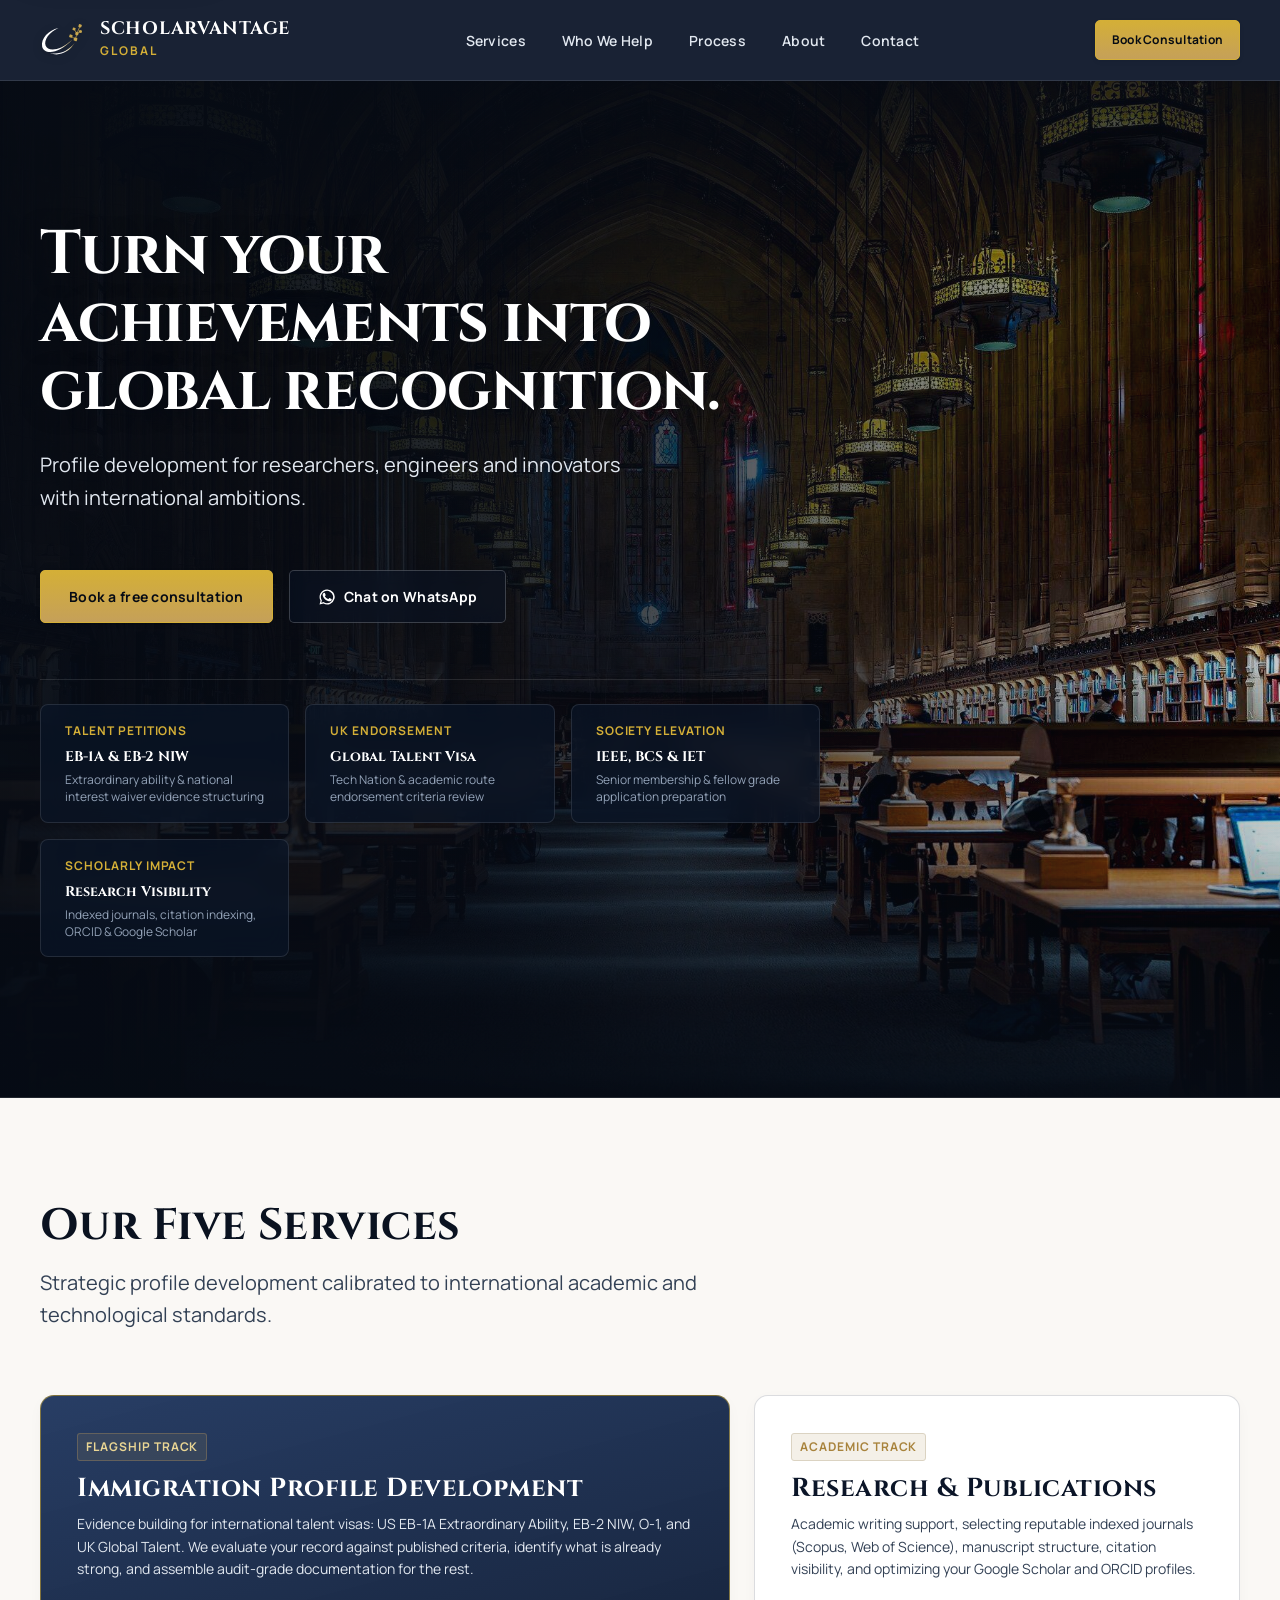
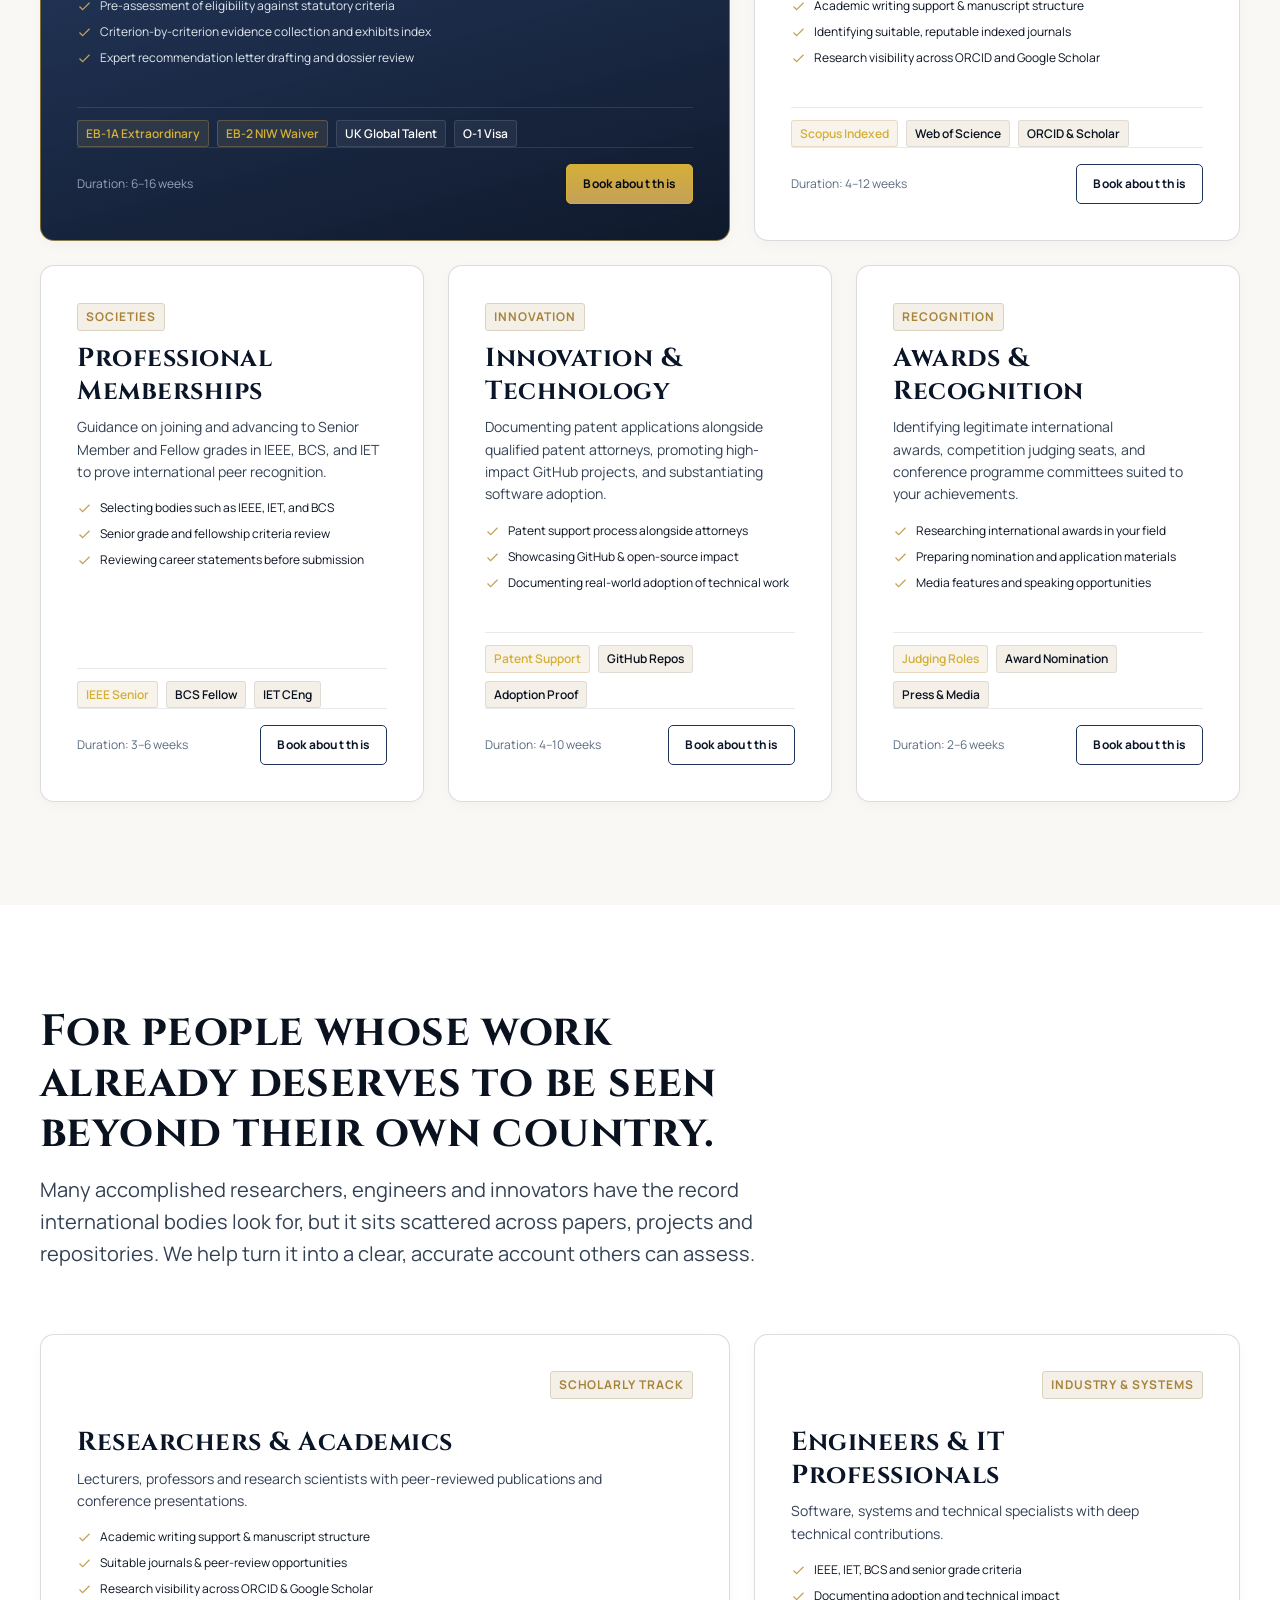
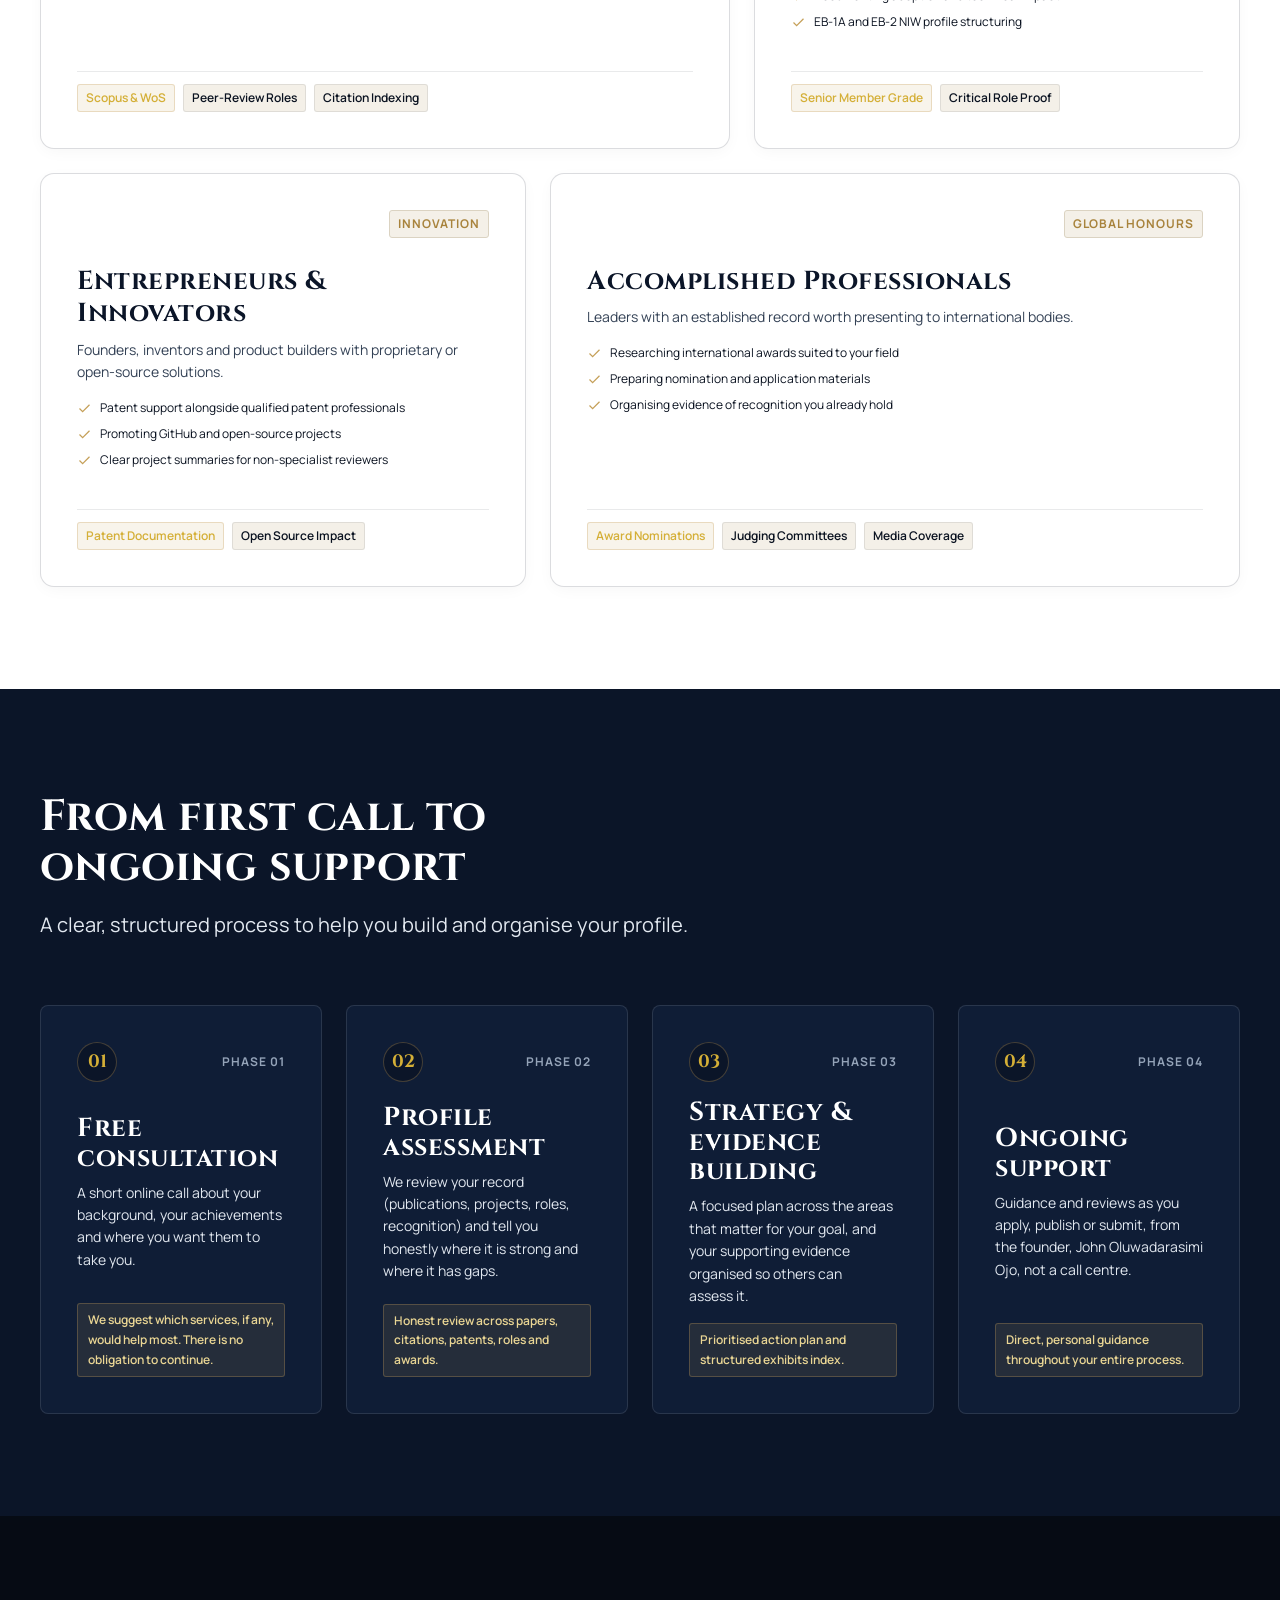
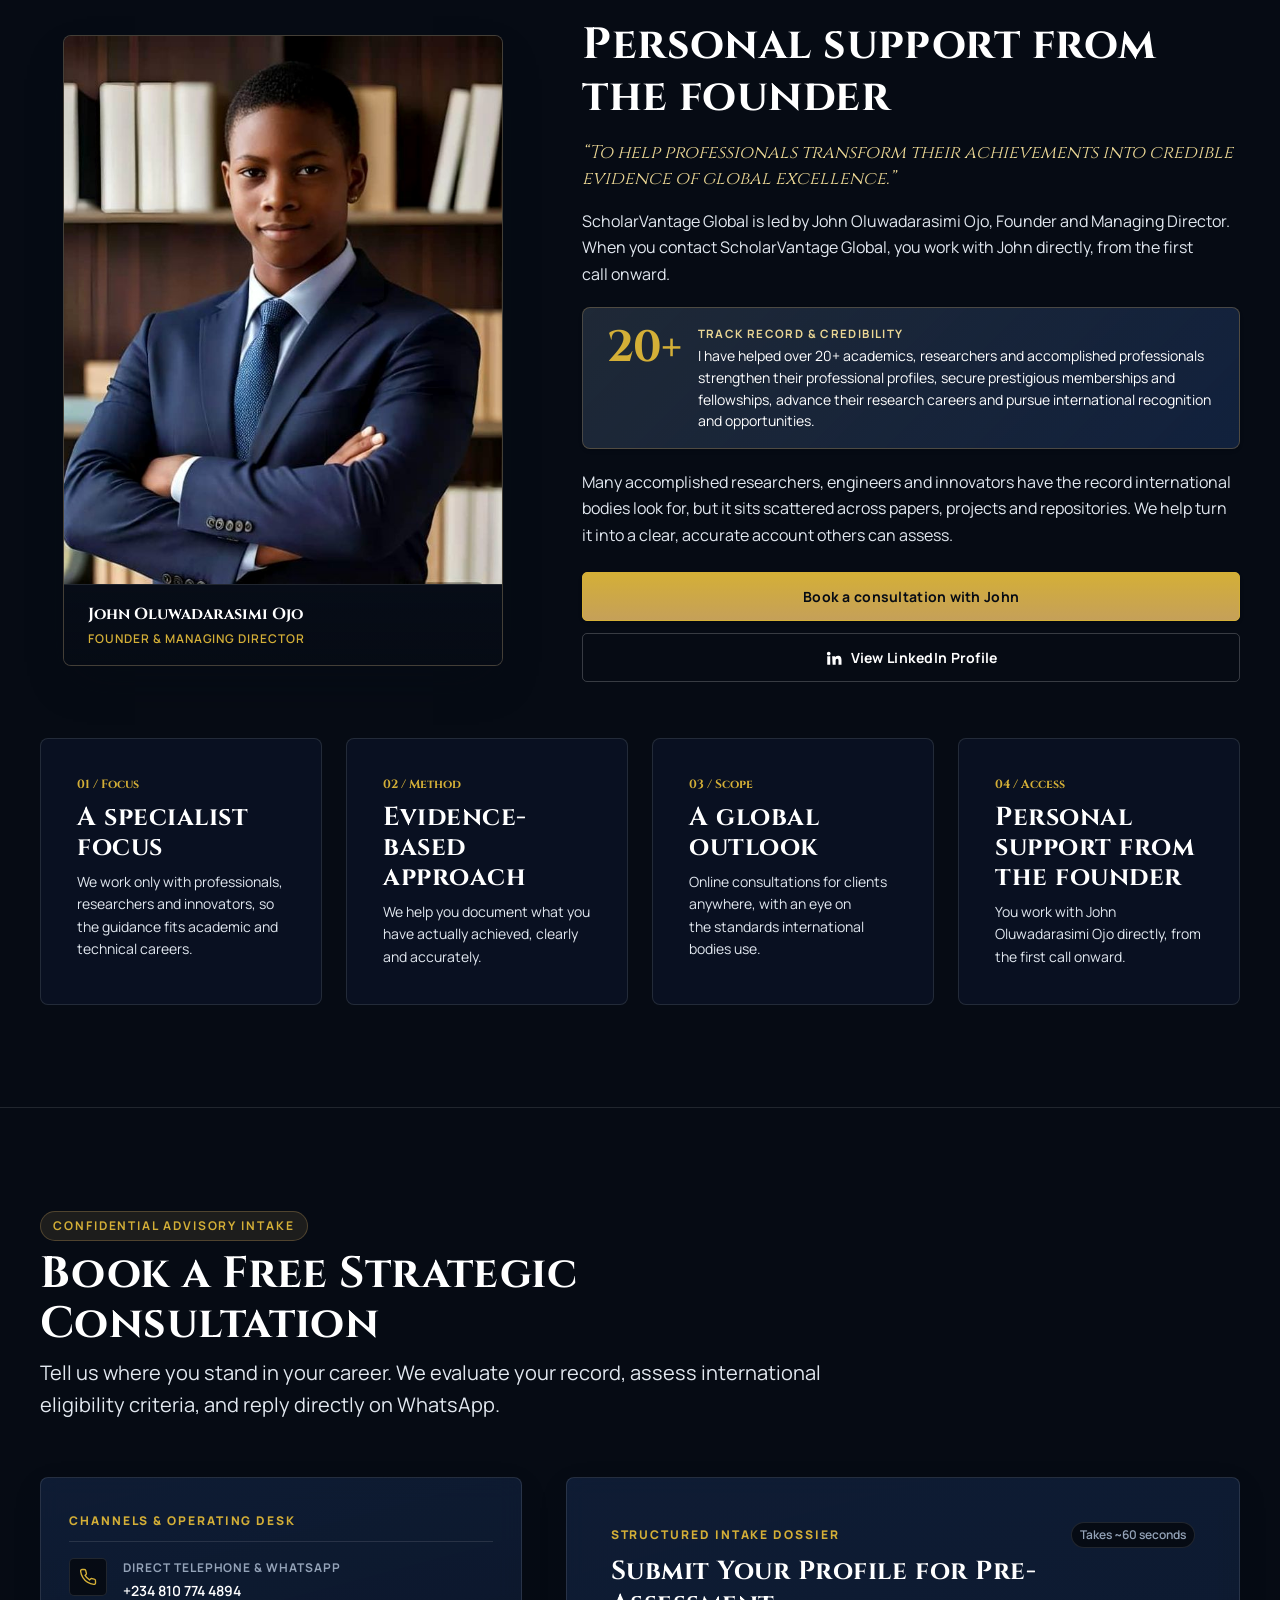
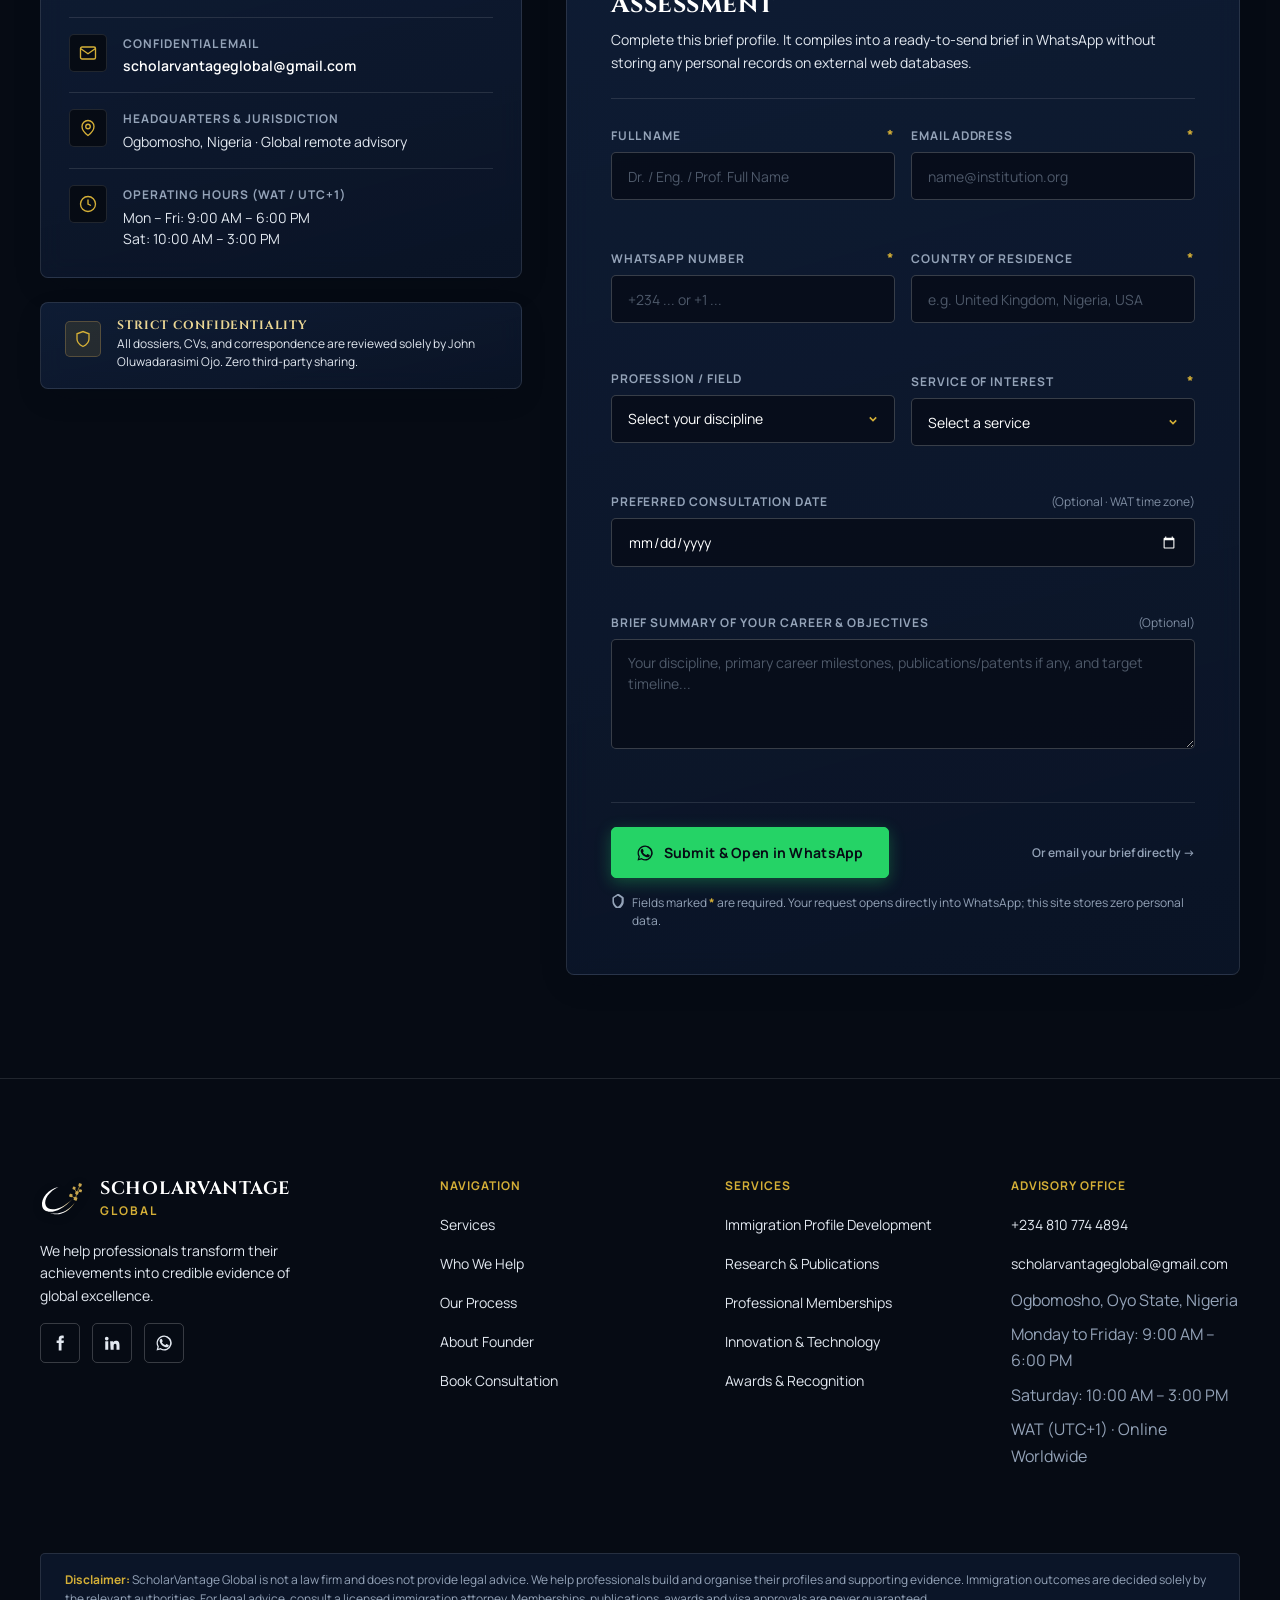
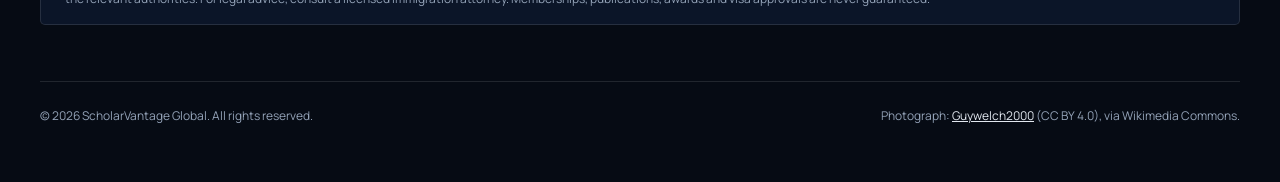
<file: about.html>
<!DOCTYPE html>
<html lang="en">
<head>
<meta charset="utf-8">
<meta name="viewport" content="width=device-width, initial-scale=1">
<title>About | ScholarVantage Global</title>
<meta http-equiv="refresh" content="0; url=index.html#about">
<link rel="canonical" href="https://scholarvantageglobal.com/#about">
<script>window.location.replace("index.html#about");</script>
</head>
<body style="font-family: sans-serif; background-color: #060B14; color: #FFFFFF; display: grid; place-items: center; min-height: 100vh; margin: 0;">
  <p>Redirecting to <a href="index.html#about" style="color: #D4AF37;">ScholarVantage Global About</a>...</p>
</body>
</html>
</file>
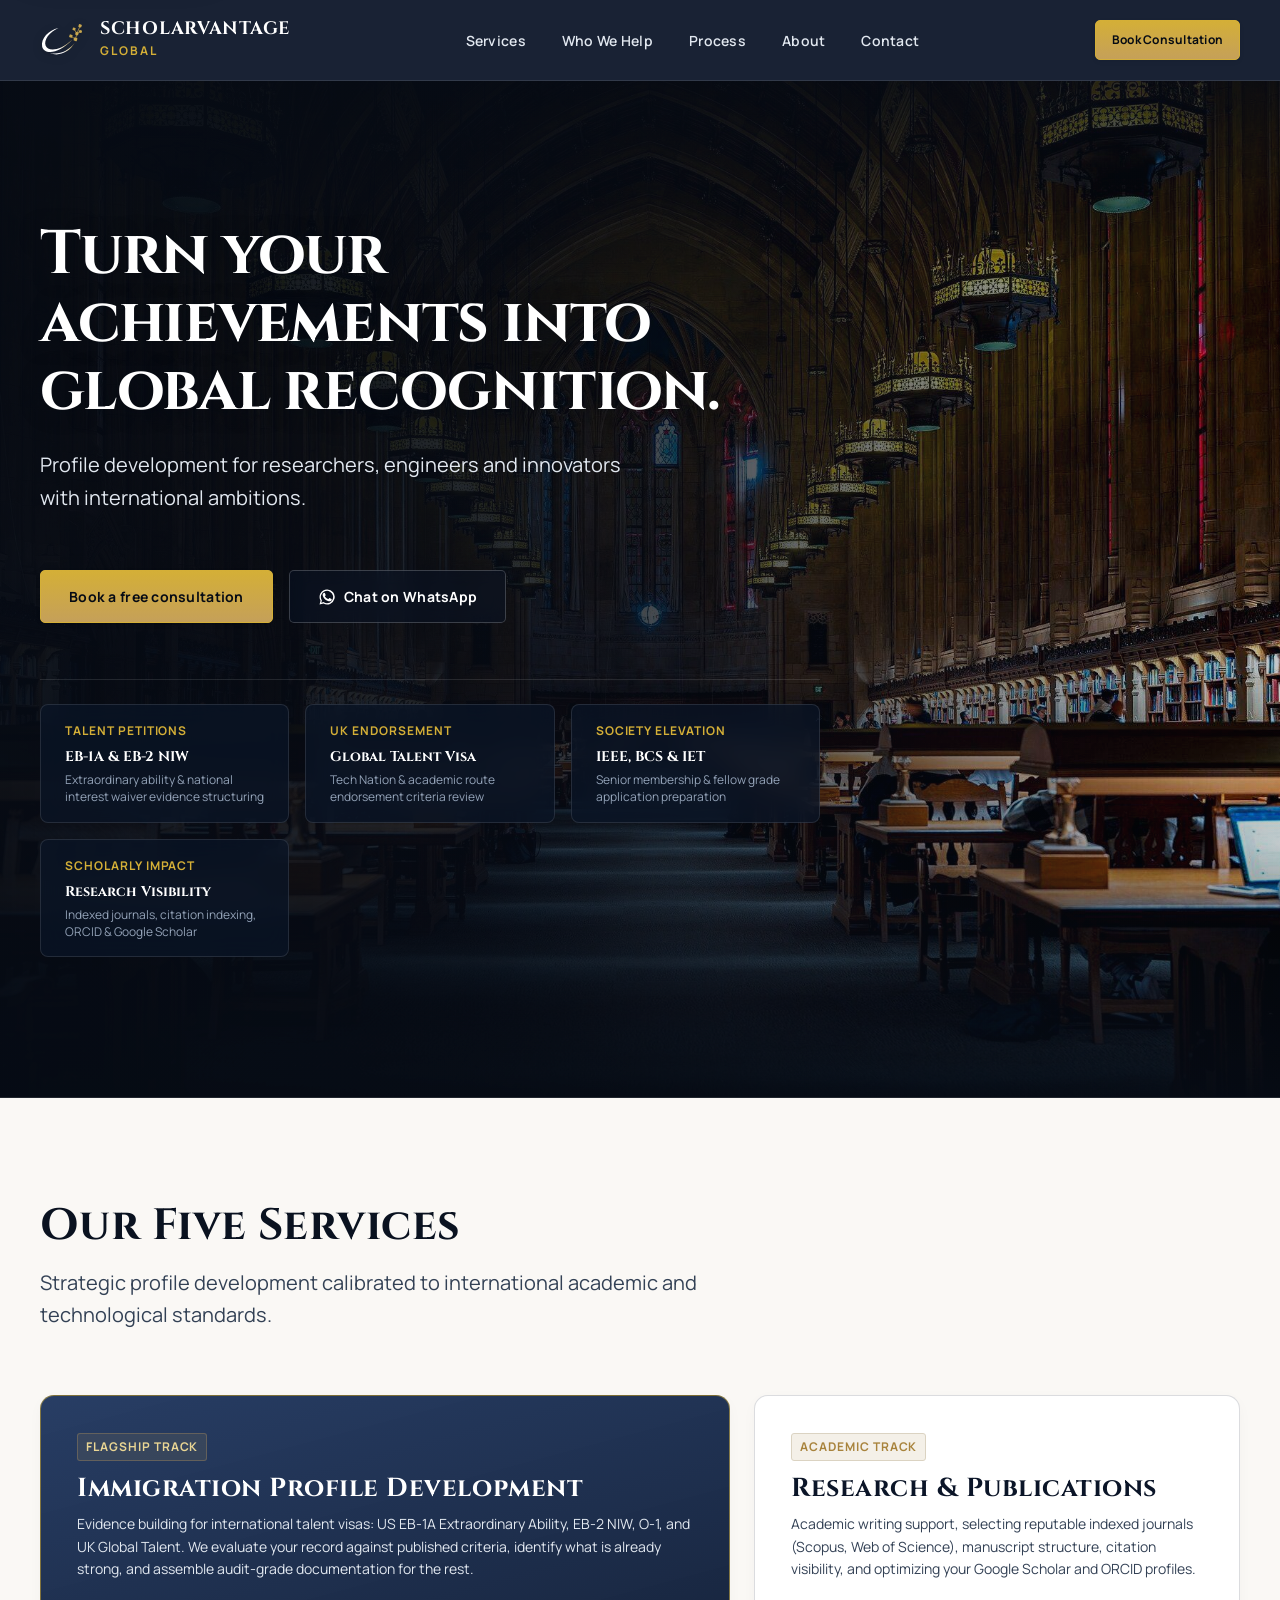
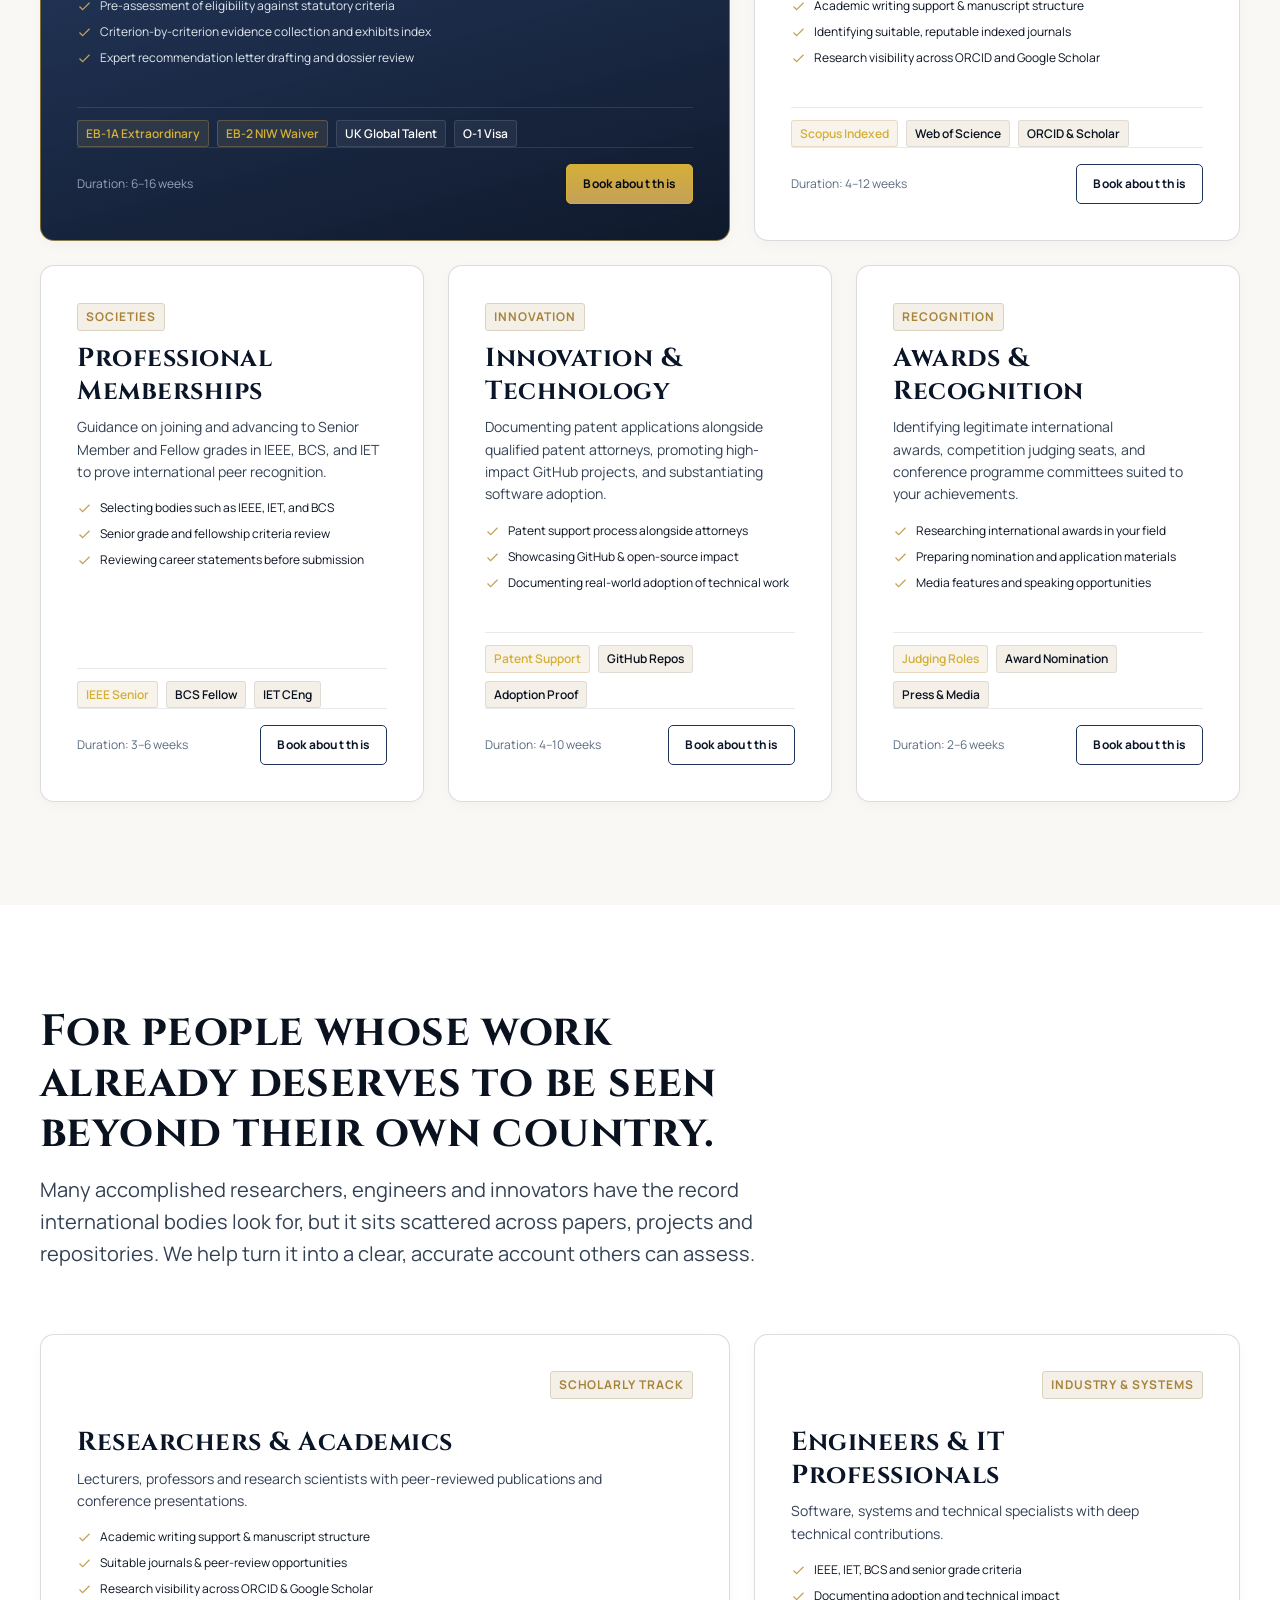
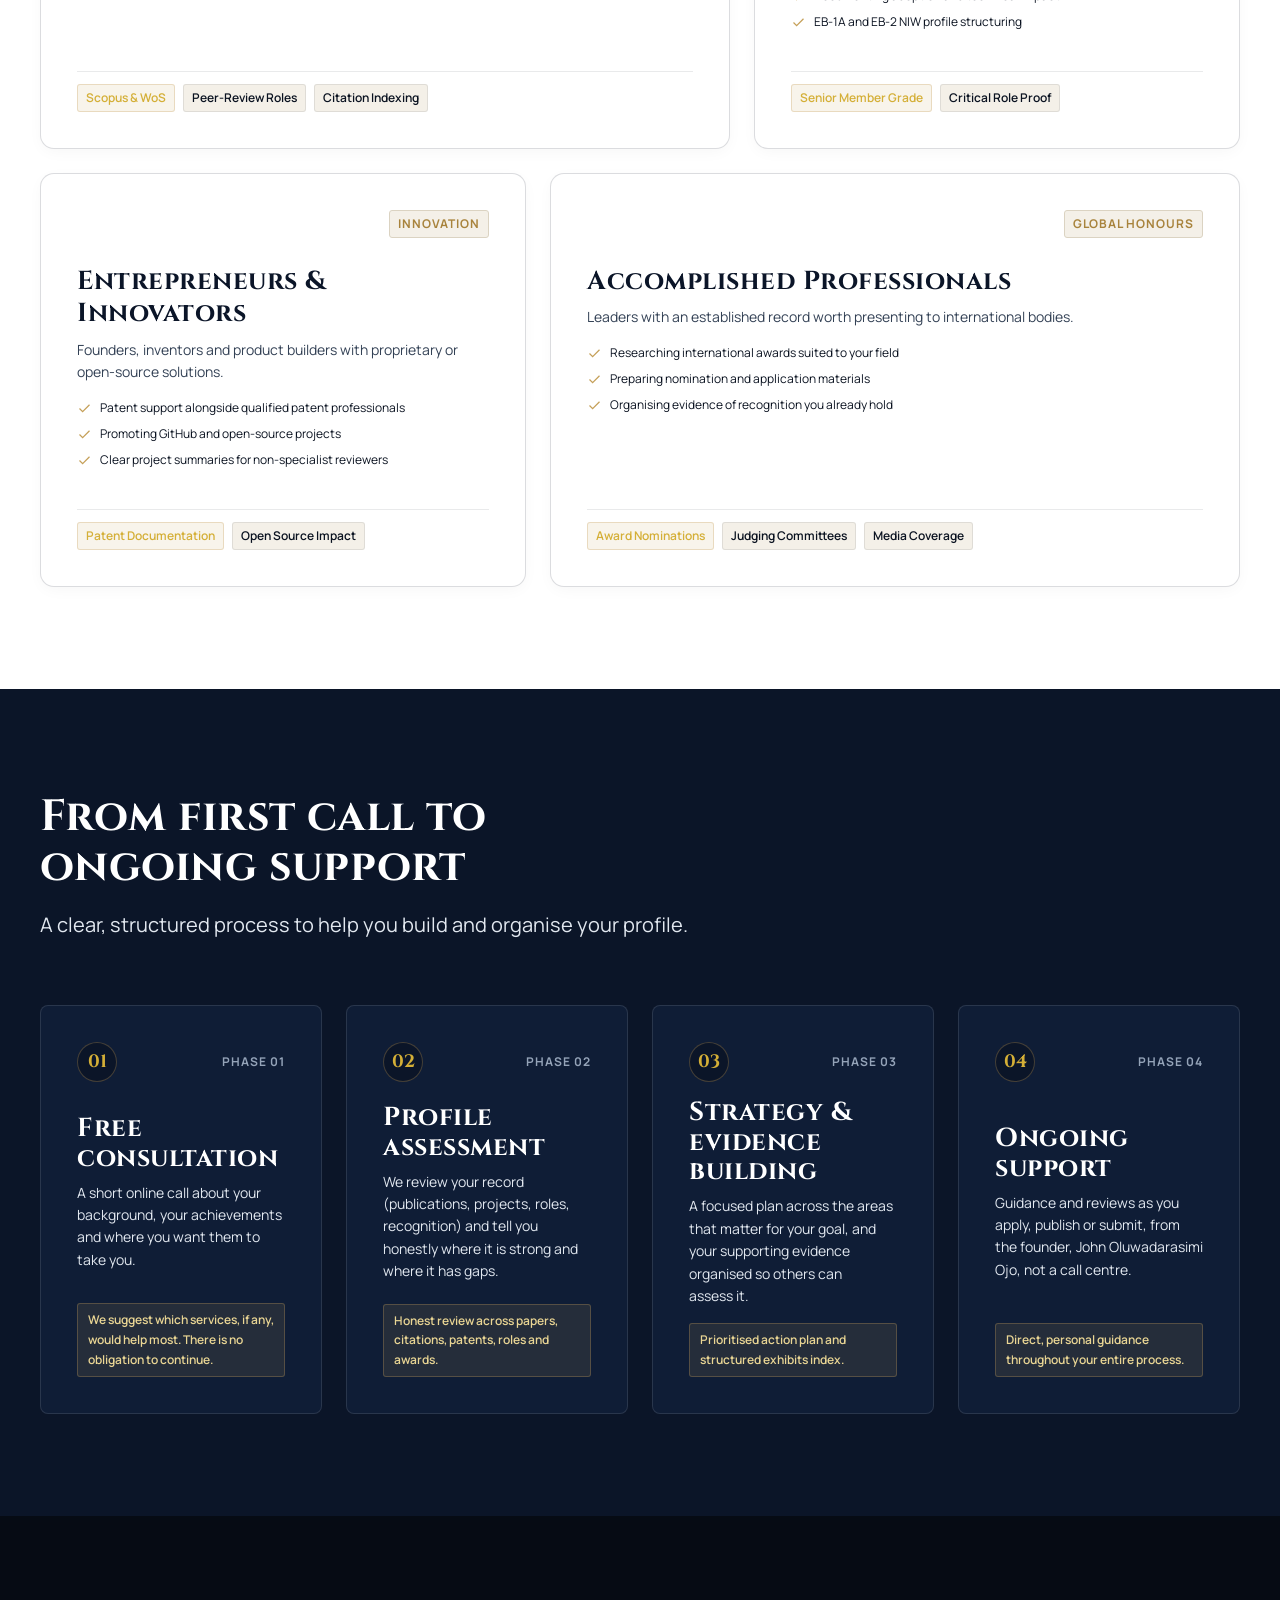
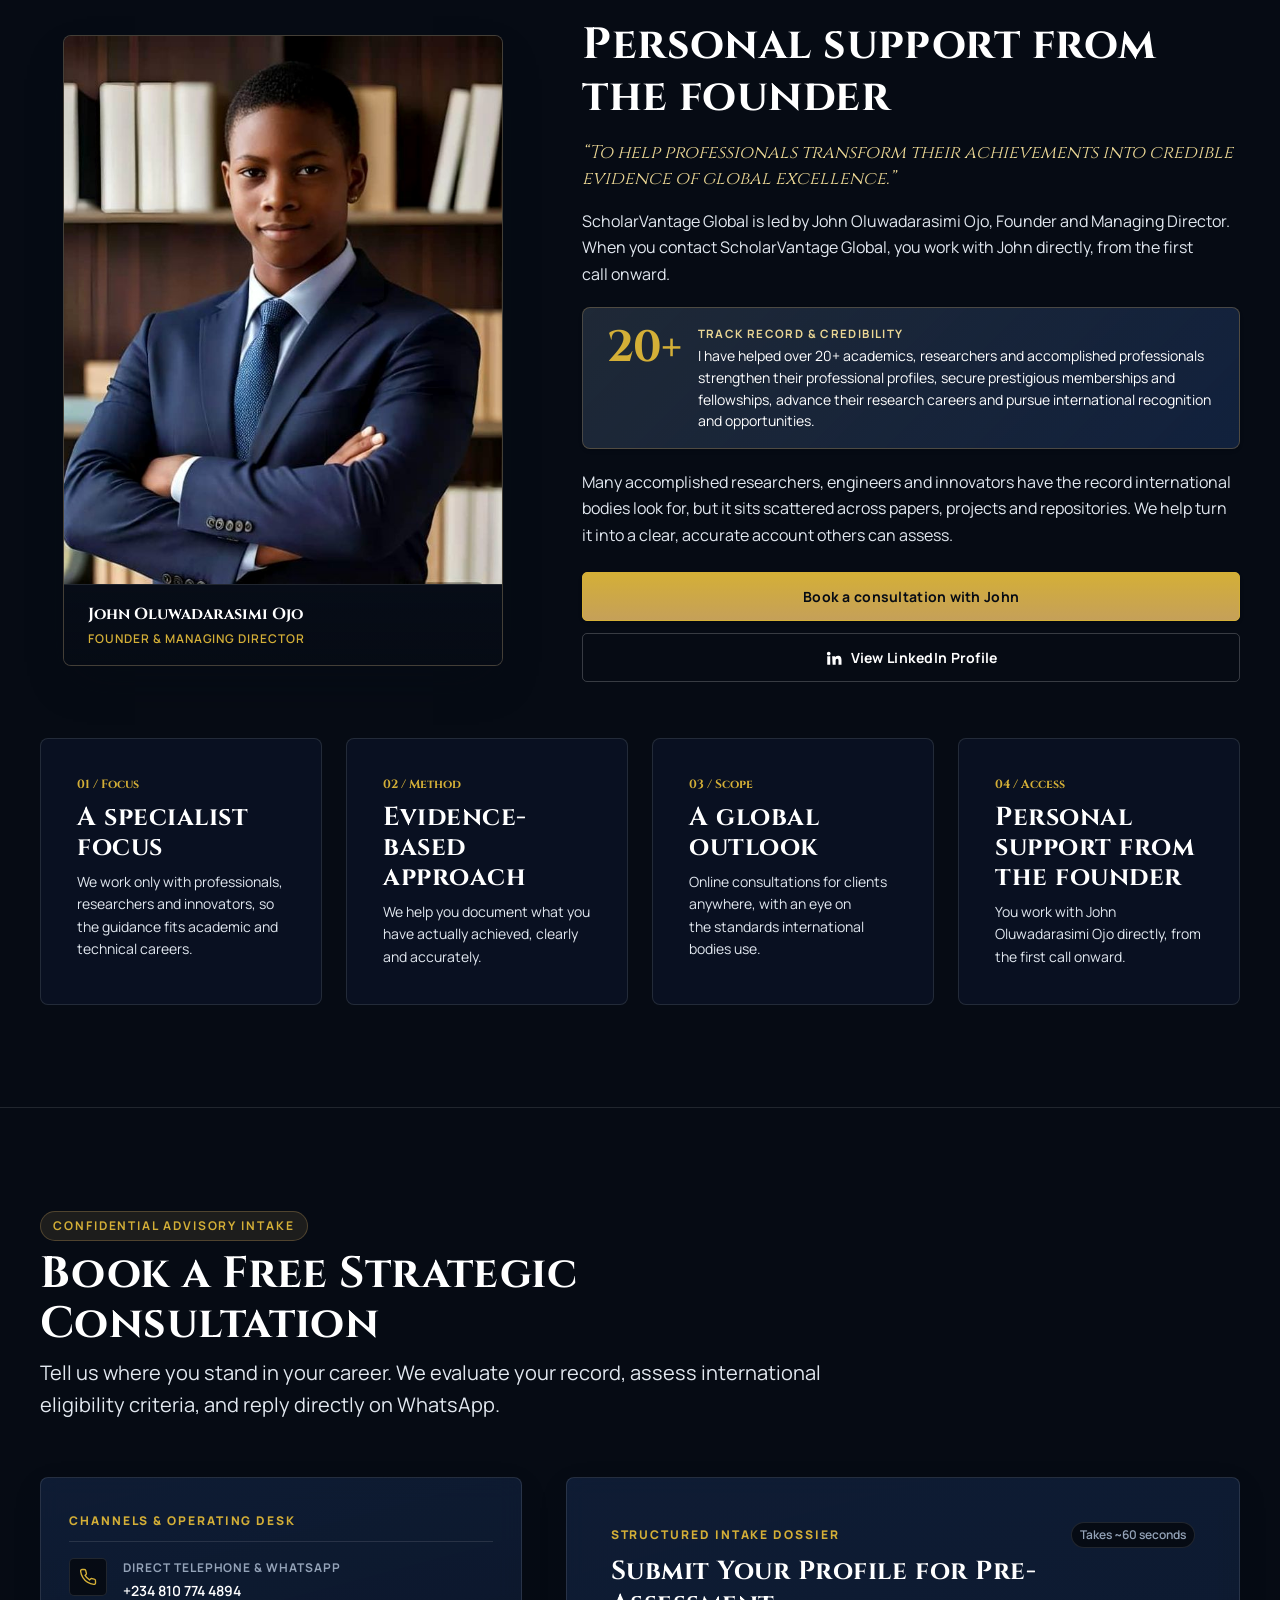
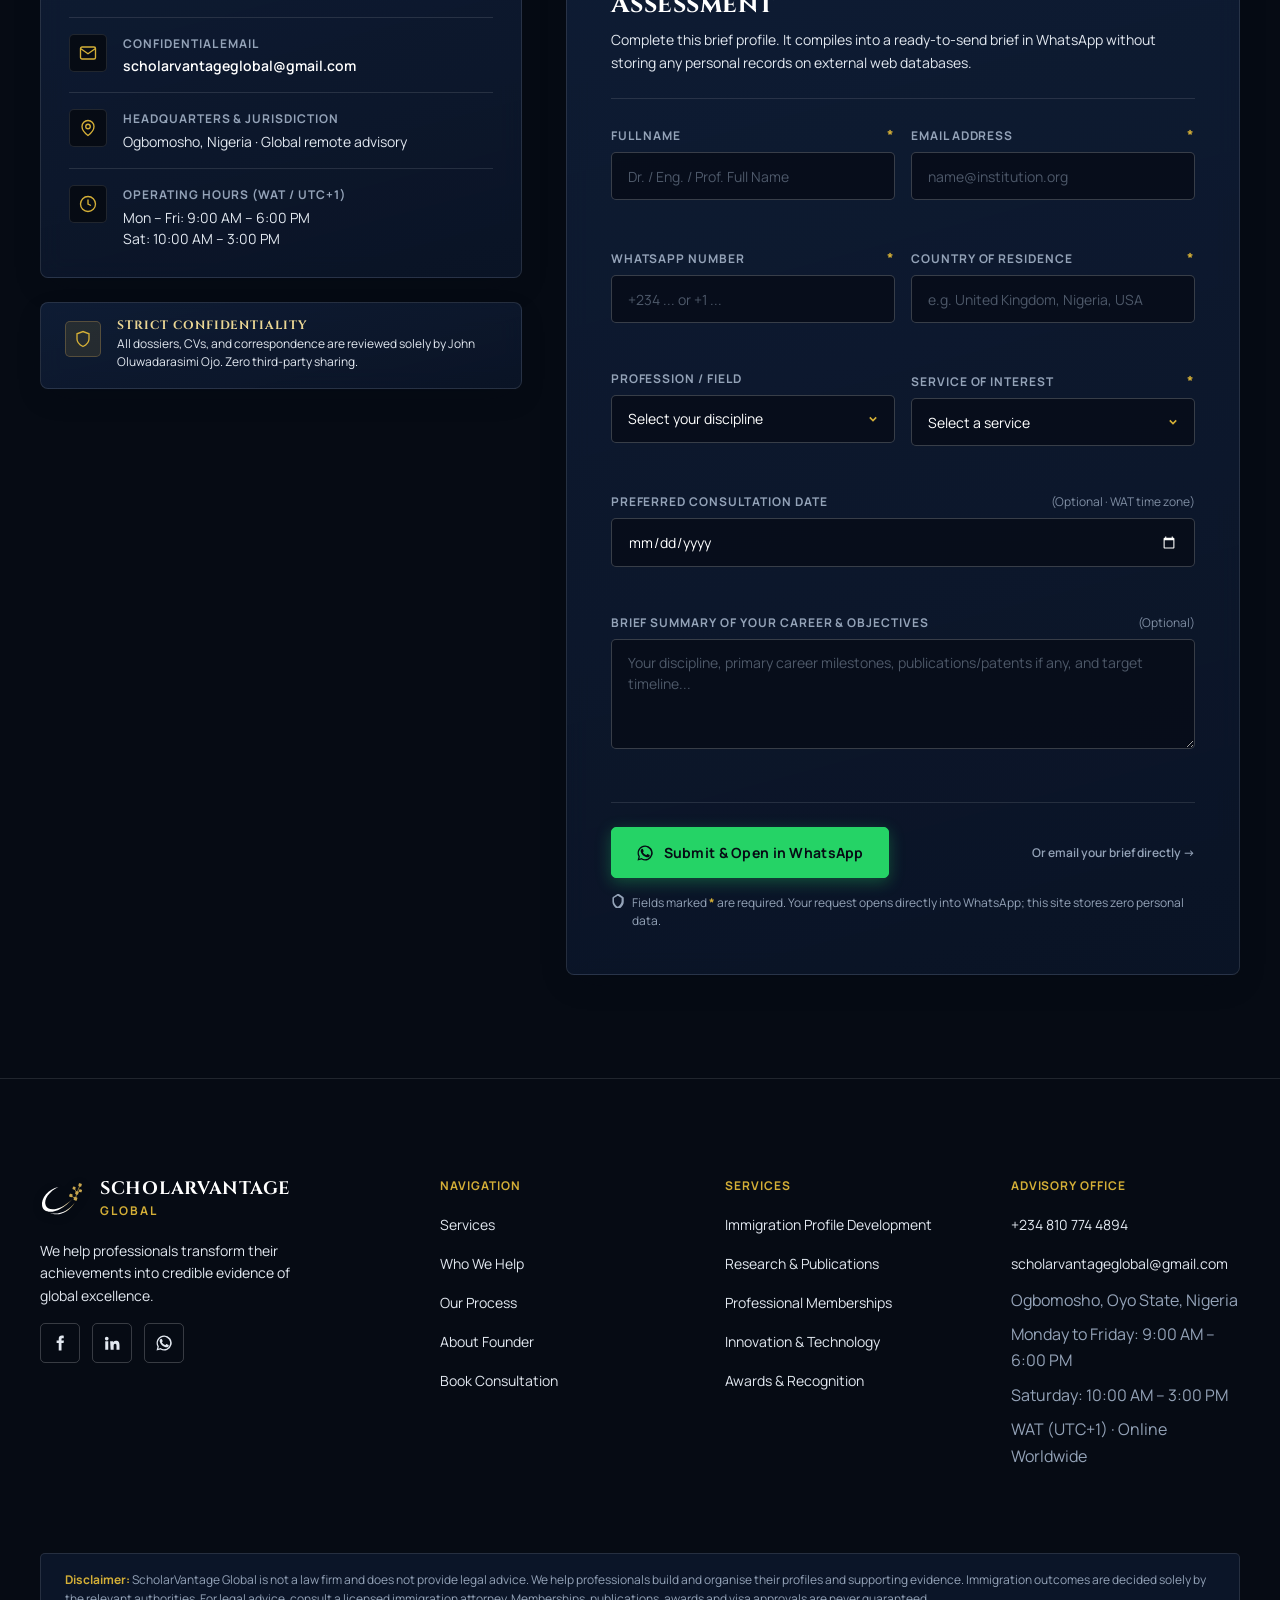
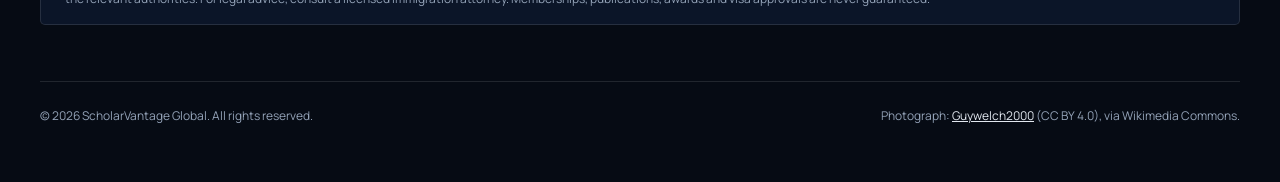
<file: services.html>
<!DOCTYPE html>
<html lang="en">
<head>
<meta charset="utf-8">
<meta name="viewport" content="width=device-width, initial-scale=1">
<title>Services | ScholarVantage Global</title>
<meta http-equiv="refresh" content="0; url=index.html#services">
<link rel="canonical" href="https://scholarvantageglobal.com/#services">
<script>
  var wanted = new URLSearchParams(window.location.search).get("service");
  if (wanted) {
    window.location.replace("index.html?service=" + encodeURIComponent(wanted) + "#contact");
  } else {
    window.location.replace("index.html#services");
  }
</script>
</head>
<body style="font-family: sans-serif; background-color: #060B14; color: #FFFFFF; display: grid; place-items: center; min-height: 100vh; margin: 0;">
  <p>Redirecting to <a href="index.html#services" style="color: #D4AF37;">ScholarVantage Global Services</a>...</p>
</body>
</html>
</file>
<file: css/tokens.css>
/* ScholarVantage Global — Design Tokens
 * Visual World: Candidate 6 — The Elite Fellowship Registry & Honours Ledger
 * Typography: Cinzel (Display & Headings) + Manrope (Interface, Data, Body)
 */

:root {
  /* Spatial System (8pt baseline) */
  --space-3xs: 2px;
  --space-2xs: 4px;
  --space-xs: 8px;
  --space-sm: 12px;
  --space-md: 16px;
  --space-lg: 24px;
  --space-xl: 36px;
  --space-2xl: 56px;
  --space-3xl: 84px;
  --space-4xl: 120px;

  /* Typography Scales */
  --font-display: "Cinzel", Georgia, "Times New Roman", serif;
  --font-body: "Manrope", -apple-system, BlinkMacSystemFont, "Segoe UI", Roboto, sans-serif;
  --font-mono: ui-monospace, SFMono-Regular, Menlo, Monaco, Consolas, monospace;

  --text-xs: 0.75rem;     /* 12px */
  --text-sm: 0.875rem;    /* 14px */
  --text-base: 1rem;      /* 16px */
  --text-lg: 1.125rem;    /* 18px */
  --text-xl: 1.25rem;     /* 20px */
  --text-2xl: 1.5rem;     /* 24px */
  --text-3xl: 1.875rem;   /* 30px */
  --text-4xl: 2.25rem;    /* 36px */
  --text-5xl: 3rem;       /* 48px */
  --text-display: clamp(2.35rem, 4.5vw + 0.5rem, 3.85rem);
  --text-section: clamp(1.85rem, 2.8vw + 0.5rem, 2.75rem);
  --text-title: clamp(1.25rem, 1.2vw + 0.75rem, 1.625rem);
  --text-lead: clamp(1.05rem, 0.4vw + 0.95rem, 1.25rem);

  --tracking-tight: -0.015em;
  --tracking-display: 0.02em;
  --tracking-wide: 0.08em;
  --tracking-widest: 0.16em;

  /* Color Palette — The Elite Registry System */
  /* Midnight Lapis & Executive Navy */
  --color-navy-950: #060B14;
  --color-navy-900: #0B1528;
  --color-navy-850: #0F1D36;
  --color-navy-800: #142646;
  --color-navy-700: #1C335C;
  --color-navy-600: #264578;

  /* Precious Gold Bullion & Champagne Bronze */
  --color-gold-300: #EAD694;
  --color-gold-400: #D4AF37;
  --color-gold-500: #C5A059;
  --color-gold-600: #A8833C;
  --color-gold-dim: rgba(197, 160, 89, 0.12);
  --color-gold-border: rgba(197, 160, 89, 0.3);
  --color-gold-border-strong: rgba(212, 175, 55, 0.55);

  /* Alabaster Vellum & Parchment Surfaces */
  --color-vellum-50: #FAF8F5;
  --color-vellum-100: #F4F0E8;
  --color-vellum-200: #EAE4D7;
  --color-vellum-300: #DBD3C2;

  /* Crisp Light Surfaces */
  --color-surface-white: #FFFFFF;
  --color-surface-subtle: #F8FAFC;

  /* Inks (Dark-on-Light) */
  --color-ink-primary: #0A1220;
  --color-ink-secondary: #334155;
  --color-ink-muted: #5B6B82;
  --color-ink-subtle: #8A99AD;

  /* Inks (Light-on-Dark) */
  --color-light-primary: #FFFFFF;
  --color-light-secondary: #E2E8F0;
  --color-light-muted: #94A3B8;

  /* Hairlines & Borders */
  --color-rule-light: rgba(15, 23, 42, 0.09);
  --color-rule-medium: rgba(15, 23, 42, 0.15);
  --color-rule-dark: rgba(255, 255, 255, 0.11);
  --color-rule-dark-strong: rgba(255, 255, 255, 0.2);

  /* WhatsApp & Signals */
  --color-wa-green: #25D366;
  --color-wa-bg: rgba(37, 211, 102, 0.12);
  --color-wa-border: rgba(37, 211, 102, 0.35);
  --color-error: #B91C1C;
  --color-error-bg: #FEF2F2;
  --color-error-border: #F87171;
  --color-success: #15803D;
  --color-success-bg: #F0FDF4;
  --color-success-border: #86EFAC;

  /* Focus & Accessibility */
  --color-focus: #C5A059;
  --color-focus-dark: #D4AF37;

  /* Elevation & Shadows */
  --shadow-sm: 0 2px 6px -1px rgba(6, 11, 20, 0.06), 0 1px 3px -1px rgba(6, 11, 20, 0.04);
  --shadow-md: 0 10px 25px -4px rgba(6, 11, 20, 0.08), 0 4px 10px -2px rgba(6, 11, 20, 0.03);
  --shadow-lg: 0 24px 48px -8px rgba(6, 11, 20, 0.14), 0 8px 16px -4px rgba(6, 11, 20, 0.05);
  --shadow-gold: 0 8px 24px -4px rgba(197, 160, 89, 0.28);
  --shadow-navy: 0 20px 40px -10px rgba(6, 11, 20, 0.45);

  /* Layout Boundaries */
  --container-max: 1280px;
  --container-narrow: 960px;
  --gutter: clamp(1.25rem, 3.5vw, 2.5rem);
  --nav-height: 80px;
  --nav-height-mobile: 64px;

  /* Radii */
  --radius-xs: 3px;
  --radius-sm: 5px;
  --radius-md: 8px;
  --radius-lg: 14px;
  --radius-pill: 9999px;

  /* Motion Curves */
  --ease-editorial: cubic-bezier(0.16, 1, 0.3, 1);
  --dur-fast: 160ms;
  --dur-base: 280ms;
  --dur-slow: 480ms;

  /* Semantic System Aliases */
  --color-paper: var(--color-vellum-50);
  --color-paper-2: var(--color-vellum-100);
  --color-paper-3: var(--color-vellum-200);
  --color-field: var(--color-navy-950);
  --color-field-2: var(--color-navy-900);
  --color-field-rule: var(--color-rule-dark);
  --color-on-field: var(--color-light-primary);
  --color-on-field-2: var(--color-light-secondary);
  --color-accent: var(--color-gold-500);
  --color-accent-2: var(--color-gold-400);
  --color-accent-ink: var(--color-navy-950);
  --color-ink: var(--color-ink-primary);
  --color-ink-2: var(--color-ink-secondary);
  --color-muted: var(--color-rule-medium);
  --color-rule: var(--color-rule-medium);
  --rule-hair: 1px;
  --color-scrim: #060B14;
  --color-focus-on-field: var(--color-gold-400);
  --color-success-2: var(--color-success-bg);
  --nav-h: var(--nav-height);
  --gap-columns: clamp(1rem, 2vw, 1.75rem);
  --section-gap: clamp(56px, 8vw, 100px);
  --section-gap-s: clamp(40px, 5vw, 64px);
  --section-gap-l: clamp(80px, 10vw, 140px);
  --radius-card: var(--radius-md);
  --radius-input: var(--radius-sm);
  --dur-short: var(--dur-fast);
  --dur-long: var(--dur-slow);
  --dur-micro: 90ms;
  --ease-out: cubic-bezier(0.16, 1, 0.3, 1);
  --text-display-s: clamp(1.85rem, 3.2vw + 0.5rem, 2.75rem);
  --text-md: var(--text-base);
  --z-sticky-nav: 500;
  --z-toast: 1000;
}
</file>
<file: css/base.css>
/* ScholarVantage Global — Base System */
*, *::before, *::after {
  box-sizing: border-box;
}

html, body {
  overflow-x: clip;
}

html {
  scrollbar-color: var(--color-gold-500) var(--color-navy-950);
  scroll-padding-top: calc(var(--nav-height) + 24px);
}

body {
  margin: 0;
  background-color: var(--color-vellum-50);
  color: var(--color-ink-primary);
  font-family: var(--font-body);
  font-size: var(--text-base);
  line-height: 1.65;
  -webkit-font-smoothing: antialiased;
  -moz-osx-font-smoothing: grayscale;
}

::selection {
  background: var(--color-gold-500);
  color: var(--color-navy-950);
}

:focus-visible {
  outline: 2px solid var(--color-focus);
  outline-offset: 3px;
}

a {
  color: inherit;
  text-decoration: none;
  transition: color var(--dur-fast) var(--ease-editorial), text-decoration-color var(--dur-fast) var(--ease-editorial);
}

h1, h2, h3, h4, h5, h6 {
  margin: 0;
  font-family: var(--font-display);
  font-weight: 700;
  letter-spacing: var(--tracking-display);
  line-height: 1.15;
  overflow-wrap: break-word;
  color: inherit;
}

h1 {
  font-size: var(--text-display);
  letter-spacing: var(--tracking-tight);
}

h2 {
  font-size: var(--text-section);
  letter-spacing: 0.01em;
}

h3 {
  font-size: var(--text-title);
  letter-spacing: 0.02em;
}

h4 {
  font-size: var(--text-xl);
  letter-spacing: 0.02em;
}

p {
  margin: 0;
  text-wrap: pretty;
}

p:not([class]) {
  max-width: 68ch;
}

.lead {
  font-size: var(--text-lead);
  line-height: 1.55;
  color: var(--color-ink-secondary);
}

img, svg, picture, video {
  max-width: 100%;
  height: auto;
  display: block;
}

button, input, select, textarea {
  font: inherit;
}

.container {
  width: 100%;
  max-width: var(--container-max);
  margin-inline: auto;
  padding-inline: var(--gutter);
}

.container--narrow {
  max-width: var(--container-narrow);
}

.tabular {
  font-variant-numeric: tabular-nums;
}

.visually-hidden {
  position: absolute;
  width: 1px;
  height: 1px;
  padding: 0;
  margin: -1px;
  overflow: hidden;
  clip: rect(0, 0, 0, 0);
  white-space: nowrap;
  border: 0;
}

.skip-link {
  position: absolute;
  top: -100px;
  left: var(--space-md);
  z-index: 1000;
  padding: var(--space-sm) var(--space-lg);
  background: var(--color-gold-500);
  color: var(--color-navy-950);
  font-weight: 700;
  border-radius: var(--radius-sm);
  box-shadow: var(--shadow-lg);
  transition: top var(--dur-fast) var(--ease-editorial);
}

.skip-link:focus {
  top: var(--space-md);
}

@media (prefers-reduced-motion: reduce) {
  *, *::before, *::after {
    animation-duration: 0.01ms !important;
    animation-iteration-count: 1 !important;
    transition-duration: 0.01ms !important;
    scroll-behavior: auto !important;
  }
}
</file>
<file: css/style.css>
/* ScholarVantage Global — Main Style System
 * Direction: The Elite Fellowship Registry & Honours Ledger
 * Seed Key: 6dcd29d4
 */

@import url("./tokens.css");
@import url("./base.css");

/* ==========================================================================
   Utility & Layout Components
   ========================================================================== */

.section-dark {
  background-color: var(--color-navy-900);
  color: var(--color-light-primary);
  position: relative;
}

.section-deep {
  background-color: var(--color-navy-950);
  color: var(--color-light-primary);
  position: relative;
}

.section-vellum {
  background-color: var(--color-vellum-50);
  color: var(--color-ink-primary);
  position: relative;
}

.section-surface {
  background-color: var(--color-surface-white);
  color: var(--color-ink-primary);
  position: relative;
}

.section-pad {
  padding-block: clamp(64px, 8vw, 120px);
}

.section-pad-sm {
  padding-block: clamp(48px, 6vw, 80px);
}

.rule-top {
  border-top: 1px solid var(--color-rule-medium);
}

.rule-top-dark {
  border-top: 1px solid var(--color-rule-dark);
}

/* Institutional Headings */
.section-header {
  margin-bottom: clamp(36px, 5vw, 64px);
  max-width: 820px;
}

.section-header.text-center {
  margin-inline: auto;
  text-align: center;
}

.section-header h2 {
  font-size: var(--text-section);
  color: inherit;
  margin-bottom: var(--space-md);
  text-wrap: balance;
}

.section-header p {
  font-size: var(--text-lead);
  line-height: 1.6;
}

.section-dark .section-header p,
.section-deep .section-header p {
  color: var(--color-light-secondary);
}

.section-vellum .section-header p,
.section-surface .section-header p {
  color: var(--color-ink-secondary);
}

.bento-heading-block {
  margin-bottom: clamp(32px, 5vw, 56px);
  max-width: 820px;
}

.bento-heading-block h2 {
  font-size: var(--text-section);
  color: inherit;
  margin-bottom: var(--space-xs);
  text-wrap: balance;
}

.bento-heading-block .bento-lead,
.bento-heading-block p {
  font-size: var(--text-lead);
  line-height: 1.6;
}

.section-dark .bento-heading-block h2,
.section-deep .bento-heading-block h2 {
  color: var(--color-light-primary);
}

.section-dark .bento-heading-block .bento-lead,
.section-dark .bento-heading-block p,
.section-deep .bento-heading-block .bento-lead,
.section-deep .bento-heading-block p {
  color: var(--color-light-secondary);
}

.bento-card__badge-pill {
  display: inline-block;
  font-size: var(--text-xs);
  font-weight: 700;
  letter-spacing: var(--tracking-widest);
  text-transform: uppercase;
  color: var(--color-gold-400);
  background-color: var(--color-gold-dim);
  border: 1px solid var(--color-gold-border);
  border-radius: var(--radius-pill);
  padding: 4px 12px;
  margin-bottom: var(--space-xs);
}

/* ==========================================================================
   Buttons & Action Controls
   ========================================================================== */

.btn {
  display: inline-flex;
  align-items: center;
  justify-content: center;
  gap: var(--space-xs);
  min-height: 48px;
  padding: 12px 24px;
  font-family: var(--font-body);
  font-size: var(--text-sm);
  font-weight: 700;
  letter-spacing: 0.02em;
  text-decoration: none;
  border-radius: var(--radius-sm);
  cursor: pointer;
  white-space: nowrap;
  border: 1px solid transparent;
  transition: all var(--dur-base) var(--ease-editorial);
}

.btn svg {
  width: 18px;
  height: 18px;
  flex-shrink: 0;
}

/* Bullion Gold Primary Button */
.btn-gold {
  background-color: var(--color-gold-500);
  background-image: linear-gradient(180deg, var(--color-gold-400) 0%, var(--color-gold-500) 100%);
  color: var(--color-navy-950);
  border-color: var(--color-gold-400);
  box-shadow: var(--shadow-sm);
}

.btn-gold:hover {
  background-color: var(--color-gold-400);
  background-image: linear-gradient(180deg, var(--color-gold-300) 0%, var(--color-gold-400) 100%);
  color: var(--color-navy-950);
  box-shadow: var(--shadow-gold);
  transform: translateY(-1px);
}

.btn-gold:active {
  transform: translateY(1px);
}

/* Gold Outline Button */
.btn-outline-gold {
  background-color: transparent;
  color: var(--color-gold-400);
  border-color: var(--color-gold-border);
}

.btn-outline-gold:hover {
  background-color: var(--color-gold-dim);
  border-color: var(--color-gold-400);
  color: var(--color-gold-300);
  transform: translateY(-1px);
}

/* Light Outline Button (for dark areas) */
.btn-outline-light {
  background-color: transparent;
  color: var(--color-light-primary);
  border-color: var(--color-rule-dark-strong);
}

.btn-outline-light:hover {
  background-color: rgba(255, 255, 255, 0.08);
  border-color: var(--color-light-primary);
  transform: translateY(-1px);
}

/* Navy Outline Button (for light areas) */
.btn-outline-navy {
  background-color: transparent;
  color: var(--color-navy-900);
  border-color: var(--color-navy-700);
}

.btn-outline-navy:hover {
  background-color: var(--color-navy-900);
  color: var(--color-light-primary);
  transform: translateY(-1px);
}

/* WhatsApp Brand Button */
.btn-wa {
  background-color: var(--color-wa-green);
  color: var(--color-navy-950);
  border-color: var(--color-wa-green);
  font-weight: 700;
  box-shadow: 0 4px 14px rgba(37, 211, 102, 0.28);
}

.btn-wa:hover {
  background-color: var(--color-wa-green);
  color: var(--color-navy-950);
  transform: translateY(-1px);
  box-shadow: 0 6px 20px rgba(37, 211, 102, 0.4);
}

.btn-wa-subtle {
  background-color: var(--color-wa-bg);
  color: var(--color-wa-green);
  border-color: var(--color-wa-border);
}

.section-dark .btn-wa-subtle,
.section-deep .btn-wa-subtle {
  color: var(--color-wa-green);
  border-color: var(--color-wa-border);
  background-color: rgba(37, 211, 102, 0.1);
}

.btn-wa-subtle:hover {
  background-color: var(--color-wa-green);
  color: var(--color-navy-950);
}

.btn-sm {
  min-height: 40px;
  padding: 8px 16px;
  font-size: var(--text-xs);
}

.text-gold {
  color: var(--color-gold-400);
}

.text-link {
  display: inline-flex;
  align-items: center;
  gap: var(--space-xs);
  font-weight: 700;
  font-size: var(--text-sm);
  color: var(--color-gold-500);
  text-decoration: underline;
  text-decoration-thickness: 1.5px;
  text-underline-offset: 4px;
}

.section-dark .text-link,
.section-deep .text-link {
  color: var(--color-gold-400);
}

.text-link:hover {
  color: var(--color-gold-300);
  text-decoration-color: var(--color-gold-300);
}

/* ==========================================================================
   Institutional Masthead & Navigation
   ========================================================================== */

/* Primary Masthead */
.masthead {
  position: sticky;
  top: 0;
  z-index: 500;
  background-color: rgba(11, 21, 40, 0.94);
  backdrop-filter: blur(12px);
  -webkit-backdrop-filter: blur(12px);
  border-bottom: 1px solid var(--color-rule-dark);
  transition: background-color var(--dur-base) var(--ease-editorial);
}

.masthead__container {
  display: flex;
  align-items: center;
  justify-content: space-between;
  min-height: var(--nav-height);
  gap: var(--space-lg);
}

/* Brand Identity */
.brand-mark {
  display: inline-flex;
  align-items: center;
  gap: var(--space-md);
  text-decoration: none;
  flex-shrink: 0;
}

.brand-mark__crest {
  width: 44px;
  height: auto;
  filter: drop-shadow(0 2px 4px rgba(0, 0, 0, 0.3));
}

.brand-mark__text {
  display: flex;
  flex-direction: column;
}

.brand-mark__name {
  font-family: var(--font-display);
  font-size: var(--text-lg);
  font-weight: 700;
  letter-spacing: 0.04em;
  color: var(--color-light-primary);
  line-height: 1.1;
}

.brand-mark__descriptor {
  font-family: var(--font-body);
  font-size: var(--text-xs);
  font-weight: 700;
  letter-spacing: var(--tracking-widest);
  color: var(--color-gold-400);
  margin-top: 2px;
}

/* Nav Menu */
.nav-menu {
  display: flex;
  align-items: center;
  gap: var(--space-xl);
  list-style: none;
  margin: 0;
  padding: 0;
}

.nav-menu a {
  position: relative;
  font-size: var(--text-sm);
  font-weight: 600;
  color: var(--color-light-secondary);
  padding: var(--space-xs) 0;
  letter-spacing: 0.02em;
}

.nav-menu a:hover {
  color: var(--color-gold-300);
}

.nav-menu a[aria-current="page"] {
  color: var(--color-gold-400);
}

.nav-menu a[aria-current="page"]::after {
  content: "";
  position: absolute;
  bottom: 0;
  left: 0;
  right: 0;
  height: 2px;
  background-color: var(--color-gold-400);
  border-radius: var(--radius-xs);
}

/* Masthead Actions */
.masthead__actions {
  display: flex;
  align-items: center;
  gap: var(--space-md);
}

.menu-toggle {
  display: none;
  background: transparent;
  border: 1px solid var(--color-rule-dark-strong);
  color: var(--color-light-primary);
  padding: 8px 14px;
  border-radius: var(--radius-sm);
  cursor: pointer;
  font-size: var(--text-sm);
  font-weight: 600;
}

.menu-toggle:focus-visible {
  outline: 2px solid var(--color-gold-400);
}

/* Mobile Nav Drawer & Responsive Masthead */
.btn-short-label {
  display: none;
}

@media (max-width: 30rem) {
  .btn-full-label {
    display: none;
  }
  .btn-short-label {
    display: inline;
  }
}

@media (max-width: 64rem) {
  body.nav-open {
    overflow: hidden;
  }

  .masthead__container {
    min-height: var(--nav-height-mobile);
    gap: var(--space-xs);
  }

  .brand-mark {
    gap: var(--space-xs);
    order: 1;
  }

  .brand-mark__crest {
    width: 34px;
  }

  .brand-mark__name {
    font-size: var(--text-base);
  }

  .brand-mark__descriptor {
    font-size: var(--text-xs);
    letter-spacing: var(--tracking-wide);
  }

  .nav-menu {
    display: none;
  }

  .masthead__actions {
    display: flex;
    align-items: center;
    gap: var(--space-xs);
    order: 2;
    margin-left: auto;
  }

  .masthead__actions .btn-consultation {
    display: inline-flex;
    padding: 7px 12px;
    font-size: var(--text-xs);
    font-weight: 700;
    min-height: 38px;
    letter-spacing: 0.02em;
  }

  .menu-toggle {
    display: inline-flex;
    align-items: center;
    gap: 6px;
    order: 3;
    padding: 7px 11px;
    min-height: 38px;
    font-size: var(--text-xs);
    border-radius: var(--radius-sm);
    background-color: rgba(255, 255, 255, 0.06);
    border-color: var(--color-rule-dark-strong);
  }

  .site-nav.is-open {
    position: fixed;
    top: var(--nav-height-mobile);
    left: 0;
    right: 0;
    bottom: 0;
    background-color: rgba(6, 11, 20, 0.98);
    backdrop-filter: blur(20px);
    -webkit-backdrop-filter: blur(20px);
    border-top: 1px solid var(--color-rule-dark);
    padding: var(--space-lg) var(--gutter) var(--space-xl);
    overflow-y: auto;
    z-index: 490;
    display: flex;
    flex-direction: column;
    justify-content: space-between;
    gap: var(--space-lg);
    animation: drawerSlideDown var(--dur-fast) var(--ease-editorial);
  }

  @keyframes drawerSlideDown {
    from {
      opacity: 0;
      transform: translateY(-8px);
    }
    to {
      opacity: 1;
      transform: translateY(0);
    }
  }

  .site-nav.is-open .nav-menu {
    display: flex;
    flex-direction: column;
    align-items: flex-start;
    gap: 0;
    width: 100%;
    margin: 0;
    padding: 0;
  }

  .site-nav.is-open .nav-menu li {
    width: 100%;
  }

  .site-nav.is-open .nav-menu a {
    font-size: var(--text-xl);
    font-family: var(--font-display);
    padding: var(--space-md) 0;
    width: 100%;
    border-bottom: 1px solid var(--color-rule-dark);
    color: var(--color-light-primary);
    display: flex;
    align-items: center;
    justify-content: space-between;
    transition: color var(--dur-fast) var(--ease-editorial), transform var(--dur-fast) var(--ease-editorial);
  }

  .site-nav.is-open .nav-menu a:hover,
  .site-nav.is-open .nav-menu a:focus-visible {
    color: var(--color-gold-300);
    transform: translateX(4px);
  }

  .site-nav.is-open .mobile-drawer-cta {
    display: flex;
    flex-direction: column;
    gap: var(--space-md);
    width: 100%;
    margin-top: auto;
    padding-top: var(--space-md);
  }

  .site-nav.is-open .mobile-drawer-cta .btn {
    width: 100%;
    min-height: 52px;
    font-size: var(--text-base);
    font-weight: 700;
    justify-content: center;
  }
}

@media (min-width: 64.01rem) {
  .site-nav {
    display: flex;
    align-items: center;
  }

  .mobile-drawer-cta {
    display: none;
  }
}

/* ==========================================================================
   Hero Viewport: The Sovereign Honours Ledger
   ========================================================================== */


.hero-registry {
  position: relative;
  min-height: clamp(620px, 86vh, 880px);
  display: flex;
  align-items: center;
  background-color: var(--color-navy-950);
  border-bottom: 1px solid var(--color-rule-dark);
  overflow: hidden;
  padding-block: clamp(72px, 12vw, 140px);
}

.hero-registry__backdrop {
  position: absolute;
  inset: 0;
  width: 100%;
  height: 100%;
  z-index: 1;
}

.hero-registry__backdrop img {
  width: 100%;
  height: 100%;
  object-fit: cover;
  object-position: 50% 32%;
  filter: saturate(1.05) contrast(1.02);
  transform: scale(1.01);
}

.hero-registry__scrim {
  position: absolute;
  inset: 0;
  background: 
    linear-gradient(90deg, 
      rgba(6, 11, 20, 0.96) 0%, 
      rgba(6, 11, 20, 0.88) 38%, 
      rgba(6, 11, 20, 0.52) 72%, 
      rgba(6, 11, 20, 0.22) 100%
    ),
    linear-gradient(180deg, 
      rgba(6, 11, 20, 0.75) 0%, 
      transparent 18%, 
      transparent 75%, 
      rgba(6, 11, 20, 0.96) 100%
    );
}

.hero-registry__content-wrap {
  position: relative;
  z-index: 2;
  width: 100%;
}

.hero-registry__content {
  max-width: 780px;
}

.hero-registry__content h1 {
  font-family: var(--font-display);
  font-size: var(--text-display);
  line-height: 1.1;
  letter-spacing: -0.02em;
  margin-bottom: var(--space-lg);
  color: var(--color-light-primary);
  text-wrap: balance;
  text-shadow: 0 2px 20px rgba(6, 11, 20, 0.6);
}

.hero-registry__lead {
  font-size: var(--text-lead);
  line-height: 1.65;
  color: var(--color-light-secondary);
  margin-bottom: var(--space-2xl);
  max-width: 52ch;
  text-wrap: pretty;
}

.hero-registry__actions {
  display: flex;
  flex-wrap: wrap;
  align-items: center;
  gap: var(--space-md);
  margin-bottom: var(--space-2xl);
}

.hero-registry__actions .btn {
  min-height: 52px;
  padding: 14px 28px;
  font-size: var(--text-sm);
}

.hero-registry__actions .btn-outline-light {
  backdrop-filter: blur(8px);
  -webkit-backdrop-filter: blur(8px);
  background-color: rgba(11, 21, 40, 0.45);
  border-color: var(--color-rule-dark-strong);
}

.hero-registry__actions .btn-outline-light:hover {
  background-color: rgba(255, 255, 255, 0.12);
  border-color: var(--color-gold-300);
  color: var(--color-gold-300);
}

/* ==========================================================================
   Hero Bento Matrix
   ========================================================================== */

.hero-bento-matrix {
  display: grid;
  grid-template-columns: repeat(auto-fit, minmax(220px, 1fr));
  gap: var(--space-md);
  margin-top: var(--space-xl);
  padding-top: var(--space-lg);
  border-top: 1px solid var(--color-rule-dark);
}

.hero-bento-tile {
  background: rgba(11, 21, 40, 0.72);
  border: 1px solid var(--color-rule-dark);
  border-radius: var(--radius-md);
  padding: var(--space-md) var(--space-lg);
  backdrop-filter: blur(12px);
  -webkit-backdrop-filter: blur(12px);
  transition: transform var(--dur-base) var(--ease-editorial),
              border-color var(--dur-base) var(--ease-editorial),
              box-shadow var(--dur-base) var(--ease-editorial);
}

.hero-bento-tile:hover {
  transform: translateY(-2px);
  border-color: var(--color-gold-border-strong);
  box-shadow: 0 8px 24px -4px rgba(6, 11, 20, 0.5);
}

.hero-bento-tile__badge {
  font-size: var(--text-xs);
  font-weight: 700;
  text-transform: uppercase;
  letter-spacing: var(--tracking-wide);
  color: var(--color-gold-400);
  margin-bottom: var(--space-2xs);
}

.hero-bento-tile__title {
  font-family: var(--font-display);
  font-size: var(--text-sm);
  font-weight: 700;
  color: var(--color-light-primary);
  margin-bottom: var(--space-2xs);
}

.hero-bento-tile__desc {
  font-size: var(--text-xs);
  color: var(--color-light-muted);
  line-height: 1.4;
}

@media (max-width: 48rem) {
  .hero-registry {
    min-height: auto;
    padding-block: clamp(40px, 8vw, 64px);
  }

  .hero-registry__content h1 {
    font-size: var(--text-display-s);
    line-height: 1.15;
    margin-bottom: var(--space-md);
  }

  .hero-registry__lead {
    font-size: var(--text-base);
    line-height: 1.6;
    margin-bottom: var(--space-lg);
  }

  .hero-registry__actions {
    display: flex;
    flex-direction: column;
    gap: var(--space-sm);
    margin-bottom: var(--space-xl);
    width: 100%;
  }

  .hero-registry__actions .btn {
    width: 100%;
    min-height: 50px;
    justify-content: center;
    padding: 13px 20px;
  }

  .hero-registry__scrim {
    background: rgba(6, 11, 20, 0.90);
  }

  .hero-bento-matrix {
    grid-template-columns: repeat(2, 1fr);
    gap: var(--space-xs);
    margin-top: var(--space-lg);
    padding-top: var(--space-md);
  }

  .hero-bento-tile {
    padding: 12px 14px;
    border-radius: var(--radius-sm);
  }

  .hero-bento-tile__badge {
    font-size: var(--text-xs);
    margin-bottom: 2px;
  }

  .hero-bento-tile__title {
    font-size: var(--text-xs);
    line-height: 1.3;
    margin-bottom: 2px;
  }

  .hero-bento-tile__desc {
    font-size: var(--text-xs);
    line-height: 1.35;
    opacity: 0.9;
  }
}

@media (max-width: 24rem) {
  .hero-bento-matrix {
    grid-template-columns: 1fr;
  }
}

/* ==========================================================================
   Bento Grid Foundation
   ========================================================================== */

.bento-grid {
  display: grid;
  gap: var(--space-lg);
}

.bento-grid--12 {
  grid-template-columns: repeat(12, 1fr);
}

@media (min-width: 64rem) {
  .bento-col-12 { grid-column: span 12; }
  .bento-col-8  { grid-column: span 8; }
  .bento-col-7  { grid-column: span 7; }
  .bento-col-6  { grid-column: span 6; }
  .bento-col-5  { grid-column: span 5; }
  .bento-col-4  { grid-column: span 4; }
  .bento-col-3  { grid-column: span 3; }
  .bento-row-2  { grid-row: span 2; }
}

@media (max-width: 63.99rem) and (min-width: 48rem) {
  .bento-grid--12 {
    grid-template-columns: repeat(6, 1fr);
  }
  .bento-col-12,
  .bento-col-8,
  .bento-col-7 { grid-column: span 6; }
  .bento-col-6,
  .bento-col-5,
  .bento-col-4,
  .bento-col-3 { grid-column: span 3; }
}

@media (max-width: 47.99rem) {
  .section-pad {
    padding-block: clamp(40px, 8vw, 64px);
  }

  .section-pad-sm {
    padding-block: clamp(28px, 6vw, 44px);
  }

  .section-header,
  .bento-heading-block {
    margin-bottom: clamp(24px, 5vw, 36px);
  }

  .section-header h2,
  .bento-heading-block h2 {
    font-size: var(--text-2xl);
    line-height: 1.25;
    margin-bottom: var(--space-xs);
  }

  .section-header p,
  .bento-heading-block p,
  .bento-heading-block .bento-lead {
    font-size: var(--text-sm);
    line-height: 1.6;
  }

  .bento-grid--12 {
    grid-template-columns: 1fr;
    gap: var(--space-md);
  }

  .bento-col-12,
  .bento-col-8,
  .bento-col-7,
  .bento-col-6,
  .bento-col-5,
  .bento-col-4,
  .bento-col-3 {
    grid-column: span 1;
  }

  .bento-card {
    padding: var(--space-lg) var(--space-md);
    border-radius: var(--radius-md);
  }

  .bento-card h3 {
    font-size: var(--text-lg);
    line-height: 1.3;
    margin-bottom: 6px;
  }

  .bento-card__desc {
    font-size: var(--text-sm);
    line-height: 1.55;
    margin-bottom: var(--space-sm);
  }

  .bento-card__features {
    gap: 8px;
    margin-bottom: var(--space-md);
  }

  .bento-card__features li {
    font-size: var(--text-xs);
    line-height: 1.45;
  }

  .bento-card__actions {
    flex-direction: column;
    align-items: stretch;
    gap: var(--space-xs);
  }

  .bento-card__actions .btn {
    width: 100%;
    justify-content: center;
    min-height: 48px;
  }

  .bento-chips {
    gap: 6px;
    margin-top: var(--space-sm);
    padding-top: var(--space-xs);
  }

  .bento-chip {
    font-size: var(--text-xs);
    padding: 3px 8px;
  }
}

/* Base Bento Card */
.bento-card {
  position: relative;
  display: flex;
  flex-direction: column;
  justify-content: space-between;
  border-radius: var(--radius-lg);
  padding: clamp(24px, 3.2vw, 36px);
  transition: transform var(--dur-base) var(--ease-editorial),
              border-color var(--dur-base) var(--ease-editorial),
              box-shadow var(--dur-base) var(--ease-editorial);
  overflow: hidden;
}

/* Light Vellum Section Bento Cards */
.section-vellum .bento-card,
.section-surface .bento-card {
  background-color: var(--color-surface-white);
  border: 1px solid var(--color-rule-medium);
  box-shadow: 0 4px 16px -2px rgba(6, 11, 20, 0.04);
}

.section-vellum .bento-card:hover,
.section-surface .bento-card:hover {
  transform: translateY(-2px);
  border-color: var(--color-gold-500);
  box-shadow: 0 12px 28px -4px rgba(6, 11, 20, 0.08);
}

/* Dark Lapis Section Bento Cards */
.section-dark .bento-card,
.section-deep .bento-card {
  background: linear-gradient(165deg, rgba(20, 38, 70, 0.65) 0%, rgba(11, 21, 40, 0.88) 100%);
  border: 1px solid var(--color-rule-dark);
  box-shadow: 0 10px 30px -10px rgba(6, 11, 20, 0.4);
  backdrop-filter: blur(12px);
  -webkit-backdrop-filter: blur(12px);
}

.section-dark .bento-card:hover,
.section-deep .bento-card:hover {
  transform: translateY(-2px);
  border-color: var(--color-gold-border-strong);
  box-shadow: 0 16px 36px -8px rgba(6, 11, 20, 0.6);
}

/* Flagship Highlight Bento (Immigration Track) */
.bento-card--flagship {
  background: linear-gradient(165deg, rgba(28, 51, 92, 0.95) 0%, rgba(11, 21, 40, 0.98) 100%) !important;
  border: 1px solid var(--color-gold-border-strong) !important;
  color: var(--color-light-primary);
  box-shadow: var(--shadow-navy), 0 0 40px rgba(197, 160, 89, 0.06);
}

.bento-card--flagship h3 {
  color: var(--color-light-primary) !important;
}

.bento-card--flagship p {
  color: var(--color-light-secondary) !important;
}

/* Bento Card Typography & Badges */
.bento-card h3 {
  font-size: var(--text-title);
  color: var(--color-navy-900);
  margin-bottom: var(--space-xs);
  line-height: 1.25;
}

.section-dark .bento-card h3,
.section-deep .bento-card h3 {
  color: var(--color-light-primary);
}

.bento-card__desc {
  font-size: var(--text-sm);
  color: var(--color-ink-secondary);
  line-height: 1.6;
  margin-bottom: var(--space-md);
}

.section-dark .bento-card__desc,
.section-deep .bento-card__desc {
  color: var(--color-light-secondary);
}

.bento-card__badge {
  display: inline-flex;
  align-items: center;
  gap: var(--space-xs);
  font-size: var(--text-xs);
  font-weight: 700;
  text-transform: uppercase;
  letter-spacing: var(--tracking-wide);
  color: var(--color-gold-600);
  background-color: var(--color-vellum-100);
  border: 1px solid var(--color-vellum-300);
  border-radius: var(--radius-xs);
  padding: 3px 8px;
  width: fit-content;
  margin-bottom: var(--space-sm);
}

.section-dark .bento-card__badge,
.section-deep .bento-card__badge,
.bento-card--flagship .bento-card__badge {
  color: var(--color-gold-300);
  background-color: var(--color-gold-dim);
  border-color: var(--color-gold-border);
}

/* Bento Micro Chips */
.bento-chips {
  display: flex;
  flex-wrap: wrap;
  gap: var(--space-xs);
  margin-top: var(--space-md);
  padding-top: var(--space-sm);
  border-top: 1px solid var(--color-rule-light);
}

.section-dark .bento-chips,
.section-deep .bento-chips,
.bento-card--flagship .bento-chips {
  border-top-color: var(--color-rule-dark);
}

.bento-chip {
  display: inline-flex;
  align-items: center;
  gap: 5px;
  font-size: var(--text-xs);
  font-weight: 600;
  padding: 3px 8px;
  border-radius: var(--radius-xs);
  background-color: var(--color-vellum-100);
  color: var(--color-ink-primary);
  border: 1px solid var(--color-rule-light);
}

.section-dark .bento-chip,
.section-deep .bento-chip,
.bento-card--flagship .bento-chip {
  background-color: rgba(255, 255, 255, 0.06);
  color: var(--color-light-primary);
  border-color: var(--color-rule-dark);
}

.bento-chip--gold {
  background-color: var(--color-gold-dim) !important;
  color: var(--color-gold-400) !important;
  border-color: var(--color-gold-border) !important;
}

/* Bento Audience Card Details */
.audience-bento__top {
  display: flex;
  align-items: center;
  justify-content: space-between;
  margin-bottom: var(--space-md);
}

.audience-bento__top .cohort-card__icon {
  margin-bottom: 0;
}

/* Bento Feature Lists */
.bento-card__features {
  list-style: none;
  margin: 0 0 var(--space-lg) 0;
  padding: 0;
  display: flex;
  flex-direction: column;
  gap: var(--space-xs);
  flex-grow: 1;
}

.bento-card__features li {
  font-size: var(--text-xs);
  color: var(--color-ink-primary);
  display: flex;
  align-items: flex-start;
  gap: var(--space-xs);
  line-height: 1.5;
}

.section-dark .bento-card__features li,
.section-deep .bento-card__features li,
.bento-card--flagship .bento-card__features li {
  color: var(--color-light-secondary);
}

.bento-card__features li svg {
  width: 15px;
  height: 15px;
  color: var(--color-gold-500);
  flex-shrink: 0;
  margin-top: 2px;
}

.bento-card__actions {
  display: flex;
  align-items: center;
  justify-content: space-between;
  padding-top: var(--space-md);
  border-top: 1px solid var(--color-rule-light);
  margin-top: auto;
  gap: var(--space-sm);
  flex-wrap: wrap;
}

.section-dark .bento-card__actions,
.section-deep .bento-card__actions,
.bento-card--flagship .bento-card__actions {
  border-top-color: var(--color-rule-dark);
}

/* ==========================================================================
   Bento Workflow Grid
   ========================================================================== */

.bento-workflow-grid {
  display: grid;
  grid-template-columns: 1fr;
  gap: var(--space-lg);
}

@media (min-width: 38rem) {
  .bento-workflow-grid {
    grid-template-columns: repeat(2, 1fr);
  }
}

@media (min-width: 64rem) {
  .bento-workflow-grid {
    grid-template-columns: repeat(4, 1fr);
  }
}

.bento-step-card {
  background-color: var(--color-navy-850);
  border: 1px solid var(--color-rule-dark);
  border-radius: var(--radius-md);
  padding: var(--space-xl);
  display: flex;
  flex-direction: column;
  justify-content: space-between;
  transition: transform var(--dur-base) var(--ease-editorial),
              border-color var(--dur-base) var(--ease-editorial);
}

.bento-step-card:hover {
  transform: translateY(-2px);
  border-color: var(--color-gold-border-strong);
}

.bento-step-card__header {
  display: flex;
  align-items: center;
  justify-content: space-between;
  margin-bottom: var(--space-md);
}

.bento-step-card__num {
  font-family: var(--font-display);
  font-size: var(--text-lg);
  font-weight: 700;
  color: var(--color-gold-400);
  width: 40px;
  height: 40px;
  border: 1px solid var(--color-gold-border);
  border-radius: 50%;
  display: grid;
  place-items: center;
  background-color: var(--color-navy-900);
}

.bento-step-card__phase {
  font-size: var(--text-xs);
  font-weight: 700;
  text-transform: uppercase;
  letter-spacing: var(--tracking-wide);
  color: var(--color-light-muted);
}

.bento-step-card h3 {
  font-size: var(--text-title);
  color: var(--color-light-primary);
  margin-bottom: var(--space-xs);
}

.bento-step-card p {
  font-size: var(--text-sm);
  color: var(--color-light-secondary);
  line-height: 1.6;
  margin-bottom: var(--space-md);
}

.bento-step-card__deliverable {
  font-size: var(--text-xs);
  font-weight: 600;
  color: var(--color-gold-300);
  background-color: var(--color-gold-dim);
  border: 1px solid var(--color-gold-border);
  border-radius: var(--radius-xs);
  padding: 6px 10px;
}

/* ==========================================================================
   Founder & Authority Bento
   ========================================================================== */

.bento-authority-top {
  display: grid;
  grid-template-columns: 1fr;
  gap: var(--space-2xl);
  align-items: center;
  margin-bottom: var(--space-2xl);
}

@media (min-width: 60rem) {
  .bento-authority-top {
    grid-template-columns: 0.85fr 1.15fr;
  }
}

/* Founder Frame & Bio */
.founder-frame {
  position: relative;
  border-radius: var(--radius-md);
  overflow: hidden;
  border: 1px solid var(--color-gold-border);
  background-color: var(--color-navy-900);
  box-shadow: var(--shadow-navy);
  max-width: 440px;
  margin-inline: auto;
  width: 100%;
}

.founder-frame img {
  width: 100%;
  height: auto;
  aspect-ratio: 4 / 5;
  object-fit: cover;
  object-position: top center;
  display: block;
  filter: saturate(1.05) contrast(1.02);
}

.founder-frame__caption {
  padding: var(--space-md) var(--space-lg);
  background: linear-gradient(180deg, rgba(6, 11, 20, 0.85) 0%, rgba(6, 11, 20, 0.98) 100%);
  border-top: 1px solid var(--color-rule-dark);
}

.founder-frame__name {
  font-family: var(--font-display);
  font-size: var(--text-base);
  font-weight: 700;
  color: var(--color-light-primary);
}

.founder-frame__role {
  font-size: var(--text-xs);
  font-weight: 600;
  color: var(--color-gold-400);
  letter-spacing: var(--tracking-wide);
  text-transform: uppercase;
  margin-top: 2px;
}

.founder-bio {
  display: flex;
  flex-direction: column;
  gap: var(--space-md);
}

.founder-bio h2 {
  font-size: var(--text-section);
  color: var(--color-light-primary);
  line-height: 1.2;
}

.founder-quote {
  margin: 0;
  font-family: var(--font-display);
  font-size: var(--text-lg);
  font-style: italic;
  color: var(--color-gold-300);
  line-height: 1.45;
}

.founder-bio p {
  font-size: var(--text-base);
  color: var(--color-light-secondary);
  line-height: 1.65;
  margin: 0;
}

.founder-credibility {
  display: flex;
  align-items: flex-start;
  gap: var(--space-md);
  padding: var(--space-md) var(--space-lg);
  background: var(--color-navy-850);
  background-image: linear-gradient(135deg, rgba(212, 175, 55, 0.08) 0%, rgba(20, 38, 70, 0.4) 100%);
  border: 1px solid var(--color-gold-border);
  border-radius: var(--radius-md);
  box-shadow: var(--shadow-sm);
  margin-block: var(--space-2xs);
}

.founder-credibility__stat {
  font-family: var(--font-display);
  font-size: var(--text-section);
  font-weight: 700;
  color: var(--color-gold-400);
  line-height: 1;
  letter-spacing: -0.02em;
  flex-shrink: 0;
  padding-top: 2px;
}

.founder-credibility__body {
  display: flex;
  flex-direction: column;
  gap: var(--space-3xs);
}

.founder-credibility__label {
  font-family: var(--font-body);
  font-size: 0.72rem;
  font-weight: 700;
  letter-spacing: 0.12em;
  text-transform: uppercase;
  color: var(--color-gold-300);
}

.founder-credibility__text {
  font-size: var(--text-sm) !important;
  color: var(--color-light-primary) !important;
  line-height: 1.55 !important;
  margin: 0 !important;
}

.founder-bio__actions {
  display: flex;
  flex-direction: column;
  gap: var(--space-sm);
  margin-top: var(--space-xs);
}

@media (min-width: 36rem) {
  .founder-bio__actions {
    flex-direction: row;
    flex-wrap: wrap;
  }

  .founder-bio__actions .btn {
    width: auto;
  }
}

.founder-bio__actions .btn {
  width: 100%;
  justify-content: center;
  min-height: 48px;
}

.bento-differentiators {
  display: grid;
  grid-template-columns: repeat(auto-fit, minmax(240px, 1fr));
  gap: var(--space-lg);
}

.bento-diff-card {
  background: rgba(11, 21, 40, 0.65);
  border: 1px solid var(--color-rule-dark);
  border-radius: var(--radius-md);
  padding: var(--space-xl);
  transition: transform var(--dur-base) var(--ease-editorial),
              border-color var(--dur-base) var(--ease-editorial);
}

.bento-diff-card:hover {
  transform: translateY(-2px);
  border-color: var(--color-gold-border-strong);
}

.bento-diff-card__index {
  font-family: var(--font-display);
  font-size: var(--text-xs);
  font-weight: 700;
  color: var(--color-gold-400);
  margin-bottom: var(--space-xs);
}

.bento-diff-card h3 {
  font-size: var(--text-title);
  color: var(--color-light-primary);
  margin-bottom: var(--space-xs);
}

.bento-diff-card p {
  font-size: var(--text-sm);
  color: var(--color-light-secondary);
  line-height: 1.6;
}

@media (max-width: 48rem) {
  .bento-authority-top {
    gap: var(--space-xl);
    margin-bottom: var(--space-xl);
  }

  .founder-bio h2 {
    font-size: var(--text-2xl);
    line-height: 1.25;
  }

  .founder-quote {
    font-size: var(--text-base);
  }

  .founder-bio p {
    font-size: var(--text-sm);
  }

  .founder-credibility {
    padding: var(--space-md);
    gap: var(--space-sm);
  }

  @media (max-width: 30rem) {
    .founder-credibility {
      flex-direction: column;
      gap: var(--space-xs);
    }
  }

  .bento-differentiators {
    grid-template-columns: 1fr;
    gap: var(--space-md);
  }

  .bento-diff-card {
    padding: var(--space-lg) var(--space-md);
  }

  .bento-diff-card h3 {
    font-size: var(--text-lg);
  }
}

/* ==========================================================================
   Booking & Consultation Intake Section (#contact) — Bento Suite
   ========================================================================== */

.booking-ledger {
  background-color: var(--color-navy-950);
  color: var(--color-light-primary);
  border-top: 1px solid var(--color-rule-dark);
  position: relative;
}

.bento-booking-grid {
  display: grid;
  grid-template-columns: 1fr;
  gap: var(--space-xl);
  margin-top: var(--space-xl);
}

@media (min-width: 64rem) {
  .bento-booking-grid {
    grid-template-columns: 5fr 7fr;
    gap: clamp(24px, 3.5vw, 44px);
    align-items: start;
  }
}

@media (max-width: 63.99rem) {
  .bento-booking-grid {
    display: flex;
    flex-direction: column;
    gap: var(--space-lg);
  }

  .bento-card--form-suite {
    order: 1;
    padding: var(--space-lg) var(--space-md);
  }

  .bento-concierge-col {
    order: 2;
    gap: var(--space-md);
  }

  .bento-card--channels,
  .bento-card--guarantee {
    padding: var(--space-lg) var(--space-md);
  }

  .field input,
  .field select,
  .field textarea {
    font-size: 1rem !important;
    padding: 12px 14px;
    min-height: 48px;
  }

  .form-actions-cluster {
    flex-direction: column;
    gap: var(--space-sm);
  }

  .btn-wa--submit {
    width: 100%;
    min-height: 52px;
    justify-content: center;
  }

  .form-email-alt {
    width: 100%;
    justify-content: center;
    text-align: center;
    padding-block: 8px;
  }
}

@media (max-width: 32rem) {
  .field label {
    flex-direction: column;
    align-items: flex-start;
    gap: 2px;
  }
}

/* Left Bento Concierge Column */
.bento-concierge-col {
  display: flex;
  flex-direction: column;
  gap: var(--space-lg);
}

/* Channels & Desk Bento Card */
.bento-card--channels {
  background-color: var(--color-navy-900);
  border: 1px solid var(--color-rule-dark);
  border-radius: var(--radius-md);
  padding: clamp(20px, 3vw, 28px);
}

.bento-card__header-bar {
  padding-bottom: var(--space-xs);
  margin-bottom: var(--space-md);
  border-bottom: 1px solid var(--color-rule-dark);
}

.bento-card__eyebrow {
  font-family: var(--font-body);
  font-size: var(--text-xs);
  font-weight: 800;
  letter-spacing: var(--tracking-widest);
  text-transform: uppercase;
  color: var(--color-gold-400);
}

.bento-channels-list {
  display: flex;
  flex-direction: column;
}

.bento-channel-row {
  display: flex;
  align-items: flex-start;
  gap: var(--space-md);
  padding-block: var(--space-md);
  border-bottom: 1px solid var(--color-rule-dark);
}

.bento-channel-row:first-child {
  padding-top: 0;
}

.bento-channel-row:last-child {
  padding-bottom: 0;
  border-bottom: none;
}

.bento-channel-row__icon {
  width: 38px;
  height: 38px;
  border-radius: var(--radius-sm);
  background-color: var(--color-navy-950);
  border: 1px solid var(--color-rule-dark);
  color: var(--color-gold-400);
  display: grid;
  place-items: center;
  flex-shrink: 0;
}

.bento-channel-row__icon svg {
  width: 18px;
  height: 18px;
}

.bento-channel-row__content {
  display: flex;
  flex-direction: column;
  gap: 2px;
}

.bento-channel-row__label {
  font-size: var(--text-xs);
  font-weight: 700;
  text-transform: uppercase;
  letter-spacing: var(--tracking-wide);
  color: var(--color-light-muted);
}

.bento-channel-row__value {
  font-size: var(--text-sm);
  font-weight: 600;
  color: var(--color-light-primary);
  line-height: 1.5;
  transition: color var(--dur-fast) ease;
}

a.bento-channel-row__value:hover {
  color: var(--color-gold-300);
}

.bento-channel-row__value.text-subtle {
  font-weight: 400;
  color: var(--color-light-secondary);
}

/* Guarantee Micro-Card */
.bento-card--guarantee {
  background-color: var(--color-navy-900);
  border: 1px solid var(--color-gold-border);
  border-radius: var(--radius-md);
  padding: var(--space-md) var(--space-lg);
}

.bento-guarantee {
  display: flex;
  align-items: flex-start;
  gap: var(--space-md);
}

.bento-guarantee__shield {
  width: 36px;
  height: 36px;
  border-radius: var(--radius-sm);
  background: rgba(212, 175, 55, 0.12);
  border: 1px solid var(--color-gold-border);
  color: var(--color-gold-400);
  display: grid;
  place-items: center;
  flex-shrink: 0;
  margin-top: 2px;
}

.bento-guarantee__shield svg {
  width: 18px;
  height: 18px;
}

.bento-guarantee__title {
  font-size: var(--text-xs);
  font-weight: 700;
  text-transform: uppercase;
  letter-spacing: var(--tracking-wide);
  color: var(--color-gold-300);
  margin-bottom: 2px;
}

.bento-guarantee__text {
  font-size: var(--text-xs);
  color: var(--color-light-secondary);
  line-height: 1.55;
}

/* RIGHT BENTO COLUMN: The Consultation Intake Dossier Form Suite */
.bento-card--form-suite {
  background-color: var(--color-navy-900);
  border: 1px solid var(--color-gold-border);
  border-radius: var(--radius-md);
  padding: clamp(24px, 4vw, 44px);
  box-shadow: var(--shadow-navy), 0 0 0 1px rgba(212, 175, 55, 0.1) inset;
}

.bento-form-header {
  padding-bottom: var(--space-lg);
  margin-bottom: var(--space-lg);
  border-bottom: 1px solid var(--color-rule-dark);
}

.bento-form-header__meta {
  display: flex;
  align-items: center;
  justify-content: space-between;
  gap: var(--space-xs);
  margin-bottom: var(--space-xs);
}

.dossier-step-tag {
  font-size: var(--text-xs);
  font-weight: 600;
  color: var(--color-light-muted);
  background-color: var(--color-navy-950);
  border: 1px solid var(--color-rule-dark);
  border-radius: 999px;
  padding: 2px 8px;
}

.bento-form-title {
  font-family: var(--font-display);
  font-size: var(--text-title);
  color: var(--color-light-primary);
  margin-bottom: 6px;
  line-height: 1.25;
}

.bento-form-subtitle {
  font-size: var(--text-sm);
  color: var(--color-light-secondary);
  line-height: 1.6;
}

.bento-intake-form .form-grid {
  display: grid;
  grid-template-columns: 1fr;
  gap: var(--space-md);
}

@media (min-width: 40rem) {
  .bento-intake-form .form-grid {
    grid-template-columns: repeat(2, 1fr);
    gap: var(--space-lg) var(--space-md);
  }

  .bento-intake-form .form-grid .span-full {
    grid-column: 1 / -1;
  }
}

.field {
  display: flex;
  flex-direction: column;
}

.field label {
  font-size: var(--text-xs);
  font-weight: 700;
  letter-spacing: var(--tracking-wide);
  text-transform: uppercase;
  color: var(--color-light-muted);
  margin-bottom: 6px;
  display: flex;
  align-items: baseline;
  justify-content: space-between;
}

.field label .req {
  color: var(--color-gold-400);
  font-size: var(--text-sm);
  margin-left: 2px;
}

.field-hint {
  font-size: var(--text-xs);
  font-weight: 400;
  text-transform: none;
  letter-spacing: normal;
  color: var(--color-light-muted);
  opacity: 0.85;
}

.input-wrap,
.select-wrap,
.textarea-wrap {
  position: relative;
  width: 100%;
}

.field input,
.field select,
.field textarea {
  width: 100%;
  min-height: 48px;
  background-color: rgba(6, 11, 20, 0.7);
  border: 1px solid var(--color-rule-dark-strong);
  border-radius: var(--radius-sm);
  padding: 12px 16px;
  color: var(--color-light-primary);
  font-family: var(--font-body);
  font-size: var(--text-sm);
  line-height: 1.5;
  transition: border-color var(--dur-fast) var(--ease-editorial), box-shadow var(--dur-fast) var(--ease-editorial), background-color var(--dur-fast) var(--ease-editorial);
  color-scheme: dark;
}

.field select {
  appearance: none;
  -webkit-appearance: none;
  padding-right: 42px;
  cursor: pointer;
}

.select-arrow {
  position: absolute;
  right: 14px;
  top: 50%;
  transform: translateY(-50%);
  width: 16px;
  height: 16px;
  pointer-events: none;
  color: var(--color-gold-400);
  display: grid;
  place-items: center;
}

.select-arrow svg {
  width: 16px;
  height: 16px;
}

.field select option {
  background-color: var(--color-navy-950);
  color: var(--color-light-primary);
  padding: 8px 12px;
}

.field textarea {
  min-height: 110px;
  resize: vertical;
}

.field input::placeholder,
.field textarea::placeholder {
  color: rgba(148, 163, 184, 0.5);
  font-size: var(--text-sm);
}

.field input:hover,
.field select:hover,
.field textarea:hover {
  border-color: var(--color-gold-border);
  background-color: rgba(6, 11, 20, 0.85);
}

.field input:focus-visible,
.field select:focus-visible,
.field textarea:focus-visible {
  outline: none;
  border-color: var(--color-gold-400);
  box-shadow: 0 0 0 3px rgba(212, 175, 55, 0.22);
  background-color: rgba(6, 11, 20, 0.95);
}

.field [aria-invalid="true"] {
  border-color: var(--color-error-border) !important;
}

.field .error {
  min-height: 18px;
  font-size: var(--text-xs);
  color: var(--color-error-border);
  margin-top: 4px;
  line-height: 1.4;
}

/* Actions Cluster */
.form-actions-cluster {
  display: flex;
  flex-direction: column;
  gap: var(--space-md);
  margin-top: var(--space-lg);
  padding-top: var(--space-lg);
  border-top: 1px solid var(--color-rule-dark);
}

@media (min-width: 32rem) {
  .form-actions-cluster {
    flex-direction: row;
    align-items: center;
    justify-content: space-between;
  }
}

.btn-wa--submit {
  padding: 13px 24px;
  font-size: var(--text-sm);
  font-weight: 700;
  gap: 10px;
  justify-content: center;
  box-shadow: 0 4px 16px rgba(37, 211, 102, 0.32);
}

.btn-wa--submit:hover {
  transform: translateY(-1px);
  box-shadow: 0 6px 22px rgba(37, 211, 102, 0.45);
}

.form-email-alt {
  font-size: var(--text-xs);
  font-weight: 600;
  color: var(--color-light-muted);
  transition: color var(--dur-fast) ease;
  display: inline-flex;
  align-items: center;
  gap: 4px;
}

.form-email-alt:hover {
  color: var(--color-gold-300);
  text-decoration: underline;
}

.form-footer-badge {
  display: flex;
  align-items: flex-start;
  gap: 8px;
  margin-top: var(--space-md);
  font-size: var(--text-xs);
  color: var(--color-light-muted);
  line-height: 1.5;
}
  color: var(--color-light-muted);
  line-height: 1.5;
}

.form-footer-badge svg {
  flex-shrink: 0;
  color: var(--color-gold-400);
  margin-top: 2px;
}

.form-footer-badge .req {
  color: var(--color-gold-400);
  font-weight: 700;
}

/* Submission feedback notification */
.form-status {
  margin-top: var(--space-lg);
  padding: var(--space-md) var(--space-lg);
  border-radius: var(--radius-sm);
  background-color: rgba(37, 211, 102, 0.12);
  border: 1px solid var(--color-wa-border);
  color: var(--color-light-primary);
  font-size: var(--text-sm);
  line-height: 1.6;
}

.form-status:not(.show) {
  display: none;
}

.form-status strong {
  display: block;
  color: var(--color-wa-green);
  font-family: var(--font-display);
  font-size: var(--text-base);
  margin-bottom: 4px;
}

.form-status p {
  color: var(--color-light-secondary);
  font-size: var(--text-sm);
  margin-bottom: var(--space-xs);
}

.form-status__fallbacks {
  display: flex;
  flex-wrap: wrap;
  align-items: center;
  gap: 8px;
  font-size: var(--text-xs);
  color: var(--color-light-muted);
  margin-top: 6px;
}

.form-status a {
  color: var(--color-gold-400);
  text-decoration: underline;
  font-weight: 600;
}

.form-status a:hover {
  color: var(--color-gold-300);
}

/* ==========================================================================
   Inner Page Banners (About & Services)
   ========================================================================== */

.page-hero {
  background-color: var(--color-navy-950);
  color: var(--color-light-primary);
  border-bottom: 1px solid var(--color-rule-dark);
  padding-top: clamp(48px, 6vw, 80px);
  padding-bottom: clamp(48px, 6vw, 80px);
}

.breadcrumbs {
  display: flex;
  align-items: center;
  gap: var(--space-xs);
  font-size: var(--text-xs);
  color: var(--color-light-muted);
  margin-bottom: var(--space-md);
}

.breadcrumbs a {
  color: var(--color-gold-400);
}

.breadcrumbs a:hover {
  text-decoration: underline;
}

.page-hero h1 {
  font-size: var(--text-section);
  color: var(--color-light-primary);
  margin-bottom: var(--space-md);
  max-width: 26ch;
  text-wrap: balance;
}

.page-hero .lead {
  font-size: var(--text-lead);
  color: var(--color-light-secondary);
  max-width: 58ch;
}

/* ==========================================================================
   Services Page Layout (services.html)
   ========================================================================== */

.services-layout {
  display: grid;
  grid-template-columns: 1fr;
  gap: var(--space-2xl);
}

@media (min-width: 64rem) {
  .services-layout {
    grid-template-columns: 280px 1fr;
    gap: var(--space-3xl);
  }
}

.svc-sidebar {
  position: sticky;
  top: calc(var(--nav-height) + 24px);
  align-self: start;
}

.svc-index {
  background-color: var(--color-surface-white);
  border: 1px solid var(--color-rule-medium);
  border-radius: var(--radius-md);
  padding: var(--space-lg);
  box-shadow: var(--shadow-sm);
}

.svc-index h2 {
  font-size: var(--text-sm);
  font-family: var(--font-body);
  font-weight: 700;
  text-transform: uppercase;
  letter-spacing: var(--tracking-wide);
  color: var(--color-ink-muted);
  margin-bottom: var(--space-md);
  border-bottom: 1px solid var(--color-rule-light);
  padding-bottom: var(--space-xs);
}

.svc-index ol {
  list-style: none;
  margin: 0;
  padding: 0;
  display: flex;
  flex-direction: column;
  gap: var(--space-2xs);
}

.svc-index a {
  display: block;
  font-size: var(--text-sm);
  font-weight: 600;
  color: var(--color-ink-secondary);
  padding: 8px 12px;
  border-radius: var(--radius-xs);
  transition: all var(--dur-fast) var(--ease-editorial);
}

.svc-index a:hover {
  background-color: var(--color-vellum-100);
  color: var(--color-navy-900);
}

.svc-index a.is-current {
  background-color: var(--color-navy-900);
  color: var(--color-gold-400);
}

/* Service Detail Articles */
.svc-article {
  background-color: var(--color-surface-white);
  border: 1px solid var(--color-rule-medium);
  border-radius: var(--radius-md);
  padding: clamp(24px, 4vw, 48px);
  margin-bottom: var(--space-2xl);
  box-shadow: var(--shadow-sm);
}

.svc-article h2 {
  font-size: var(--text-title);
  color: var(--color-navy-900);
  margin-bottom: var(--space-sm);
}

.svc-article .svc-lead {
  font-size: var(--text-base);
  color: var(--color-ink-secondary);
  line-height: 1.7;
  margin-bottom: var(--space-xl);
}

.svc-detail-cols {
  display: grid;
  grid-template-columns: 1fr;
  gap: var(--space-xl);
  margin-bottom: var(--space-xl);
}

@media (min-width: 48rem) {
  .svc-detail-cols {
    grid-template-columns: 1.2fr 0.8fr;
  }
}

.svc-checklist {
  list-style: none;
  margin: 0;
  padding: 0;
  display: flex;
  flex-direction: column;
  gap: var(--space-sm);
}

.svc-checklist li {
  font-size: var(--text-sm);
  color: var(--color-ink-primary);
  display: flex;
  align-items: flex-start;
  gap: var(--space-sm);
  line-height: 1.5;
}

.svc-checklist li svg {
  width: 18px;
  height: 18px;
  color: var(--color-gold-500);
  flex-shrink: 0;
  margin-top: 2px;
}

.svc-target-box {
  background-color: var(--color-vellum-50);
  border: 1px solid var(--color-vellum-200);
  border-radius: var(--radius-sm);
  padding: var(--space-lg);
}

.svc-target-box h3 {
  font-size: var(--text-xs);
  font-family: var(--font-body);
  font-weight: 700;
  text-transform: uppercase;
  letter-spacing: var(--tracking-wide);
  color: var(--color-ink-muted);
  margin-bottom: var(--space-xs);
}

.svc-target-box p {
  font-size: var(--text-sm);
  color: var(--color-ink-primary);
  font-weight: 600;
  line-height: 1.5;
  margin-bottom: var(--space-md);
}

.svc-action-bar {
  display: flex;
  flex-wrap: wrap;
  align-items: center;
  justify-content: space-between;
  gap: var(--space-md);
  padding-top: var(--space-lg);
  border-top: 1px solid var(--color-rule-light);
}

/* FAQ Accordion / Cards */
.faq-grid {
  display: grid;
  grid-template-columns: 1fr;
  gap: var(--space-md);
}

.faq-card {
  background-color: var(--color-surface-white);
  border: 1px solid var(--color-rule-medium);
  border-radius: var(--radius-md);
  padding: var(--space-xl);
}

.faq-card h3 {
  font-size: var(--text-lg);
  color: var(--color-navy-900);
  margin-bottom: var(--space-xs);
}

.faq-card p {
  font-size: var(--text-sm);
  color: var(--color-ink-secondary);
  line-height: 1.6;
}

/* ==========================================================================
   About Page Layout (about.html)
   ========================================================================== */

.mission-vision-grid {
  display: grid;
  grid-template-columns: 1fr;
  gap: var(--space-xl);
}

@media (min-width: 48rem) {
  .mission-vision-grid {
    grid-template-columns: 1fr 1fr;
  }
}

.mission-card {
  background-color: var(--color-navy-900);
  border: 1px solid var(--color-gold-border);
  border-radius: var(--radius-md);
  padding: var(--space-2xl);
  color: var(--color-light-primary);
  box-shadow: var(--shadow-navy);
}

.mission-card h2 {
  font-size: var(--text-title);
  color: var(--color-gold-400);
  margin-bottom: var(--space-md);
}

.mission-card blockquote {
  margin: 0;
  font-family: var(--font-display);
  font-size: var(--text-xl);
  line-height: 1.5;
  color: var(--color-light-primary);
  font-style: italic;
}

.vision-card {
  background-color: var(--color-surface-white);
  border: 1px solid var(--color-rule-medium);
  border-radius: var(--radius-md);
  padding: var(--space-2xl);
}

.vision-card h2 {
  font-size: var(--text-title);
  color: var(--color-navy-900);
  margin-bottom: var(--space-md);
}

.vision-card p {
  font-size: var(--text-base);
  color: var(--color-ink-secondary);
  line-height: 1.7;
}

/* ==========================================================================
   Institutional Statement Footer
   ========================================================================== */

.site-footer {
  background-color: var(--color-navy-950);
  color: var(--color-light-muted);
  border-top: 1px solid var(--color-rule-dark);
  padding-top: clamp(64px, 8vw, 100px);
  padding-bottom: var(--space-2xl);
}

.footer-top {
  display: grid;
  grid-template-columns: 1fr;
  gap: var(--space-2xl);
  margin-bottom: var(--space-3xl);
}

@media (min-width: 60rem) {
  .footer-top {
    grid-template-columns: 1.5fr 1fr 1fr 1fr;
  }
}

.footer-brand p {
  font-size: var(--text-sm);
  color: var(--color-light-secondary);
  line-height: 1.6;
  margin-top: var(--space-md);
  max-width: 32ch;
}

.footer-col h3 {
  font-family: var(--font-body);
  font-size: var(--text-xs);
  font-weight: 700;
  text-transform: uppercase;
  letter-spacing: var(--tracking-wide);
  color: var(--color-gold-400);
  margin-bottom: var(--space-md);
}

.footer-col ul {
  list-style: none;
  margin: 0;
  padding: 0;
  display: flex;
  flex-direction: column;
  gap: var(--space-xs);
}

.footer-col a {
  font-size: var(--text-sm);
  color: var(--color-light-secondary);
  text-decoration: none;
  display: inline-block;
  padding-block: 4px;
}

.footer-col a:hover {
  color: var(--color-gold-300);
  text-decoration: underline;
}

.footer-socials {
  display: flex;
  gap: var(--space-sm);
  margin-top: var(--space-md);
}

.footer-social-btn {
  display: inline-grid;
  place-items: center;
  width: 40px;
  height: 40px;
  border-radius: var(--radius-sm);
  border: 1px solid var(--color-rule-dark-strong);
  color: var(--color-light-secondary);
  transition: all var(--dur-fast) var(--ease-editorial);
}

.footer-social-btn:hover {
  background-color: var(--color-gold-dim);
  border-color: var(--color-gold-400);
  color: var(--color-gold-300);
}

.footer-social-btn svg {
  width: 18px;
  height: 18px;
}

/* Compliance Disclaimer Box */
.footer-compliance-box {
  background-color: var(--color-navy-900);
  border: 1px solid var(--color-rule-dark);
  border-radius: var(--radius-sm);
  padding: var(--space-md) var(--space-lg);
  font-size: var(--text-xs);
  line-height: 1.6;
  color: var(--color-light-muted);
  margin-bottom: var(--space-2xl);
}

.footer-compliance-box strong {
  color: var(--color-gold-400);
}

/* Footer Bottom Colophon */
.footer-colophon {
  display: flex;
  flex-wrap: wrap;
  justify-content: space-between;
  align-items: center;
  gap: var(--space-md);
  font-size: var(--text-xs);
  color: var(--color-light-muted);
  padding-top: var(--space-lg);
  border-top: 1px solid var(--color-rule-dark);
}

.footer-colophon a {
  color: var(--color-light-secondary);
  text-decoration: underline;
}

@media (max-width: 48rem) {
  .site-footer {
    padding-top: clamp(48px, 8vw, 72px);
    padding-bottom: var(--space-xl);
  }

  .footer-top {
    grid-template-columns: 1fr;
    gap: var(--space-xl);
    margin-bottom: var(--space-xl);
  }

  .footer-brand p {
    max-width: 100%;
  }

  .footer-colophon {
    flex-direction: column;
    align-items: center;
    text-align: center;
    gap: var(--space-sm);
  }

  .footer-compliance-box {
    padding: var(--space-md);
    margin-bottom: var(--space-xl);
  }
}

@media (min-width: 36rem) and (max-width: 59.99rem) {
  .footer-top {
    grid-template-columns: repeat(2, 1fr);
  }
}
</file>
